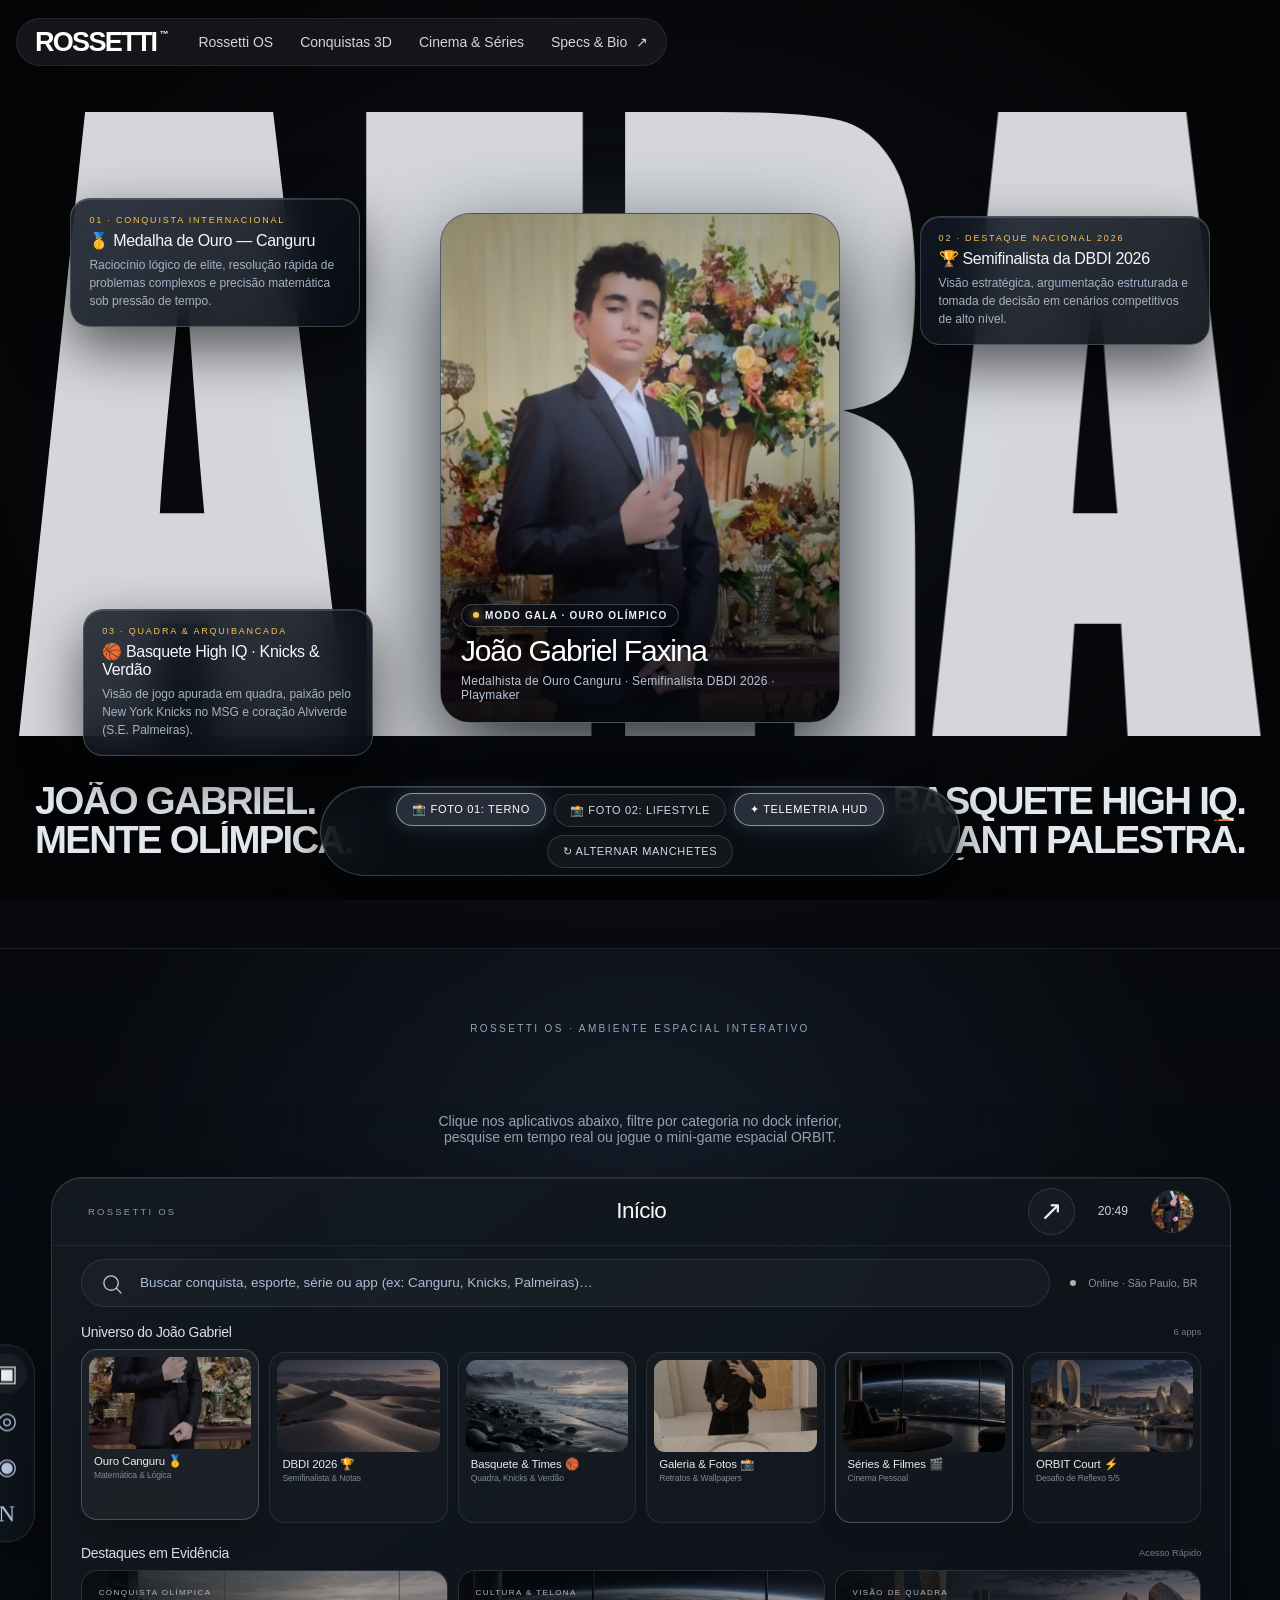
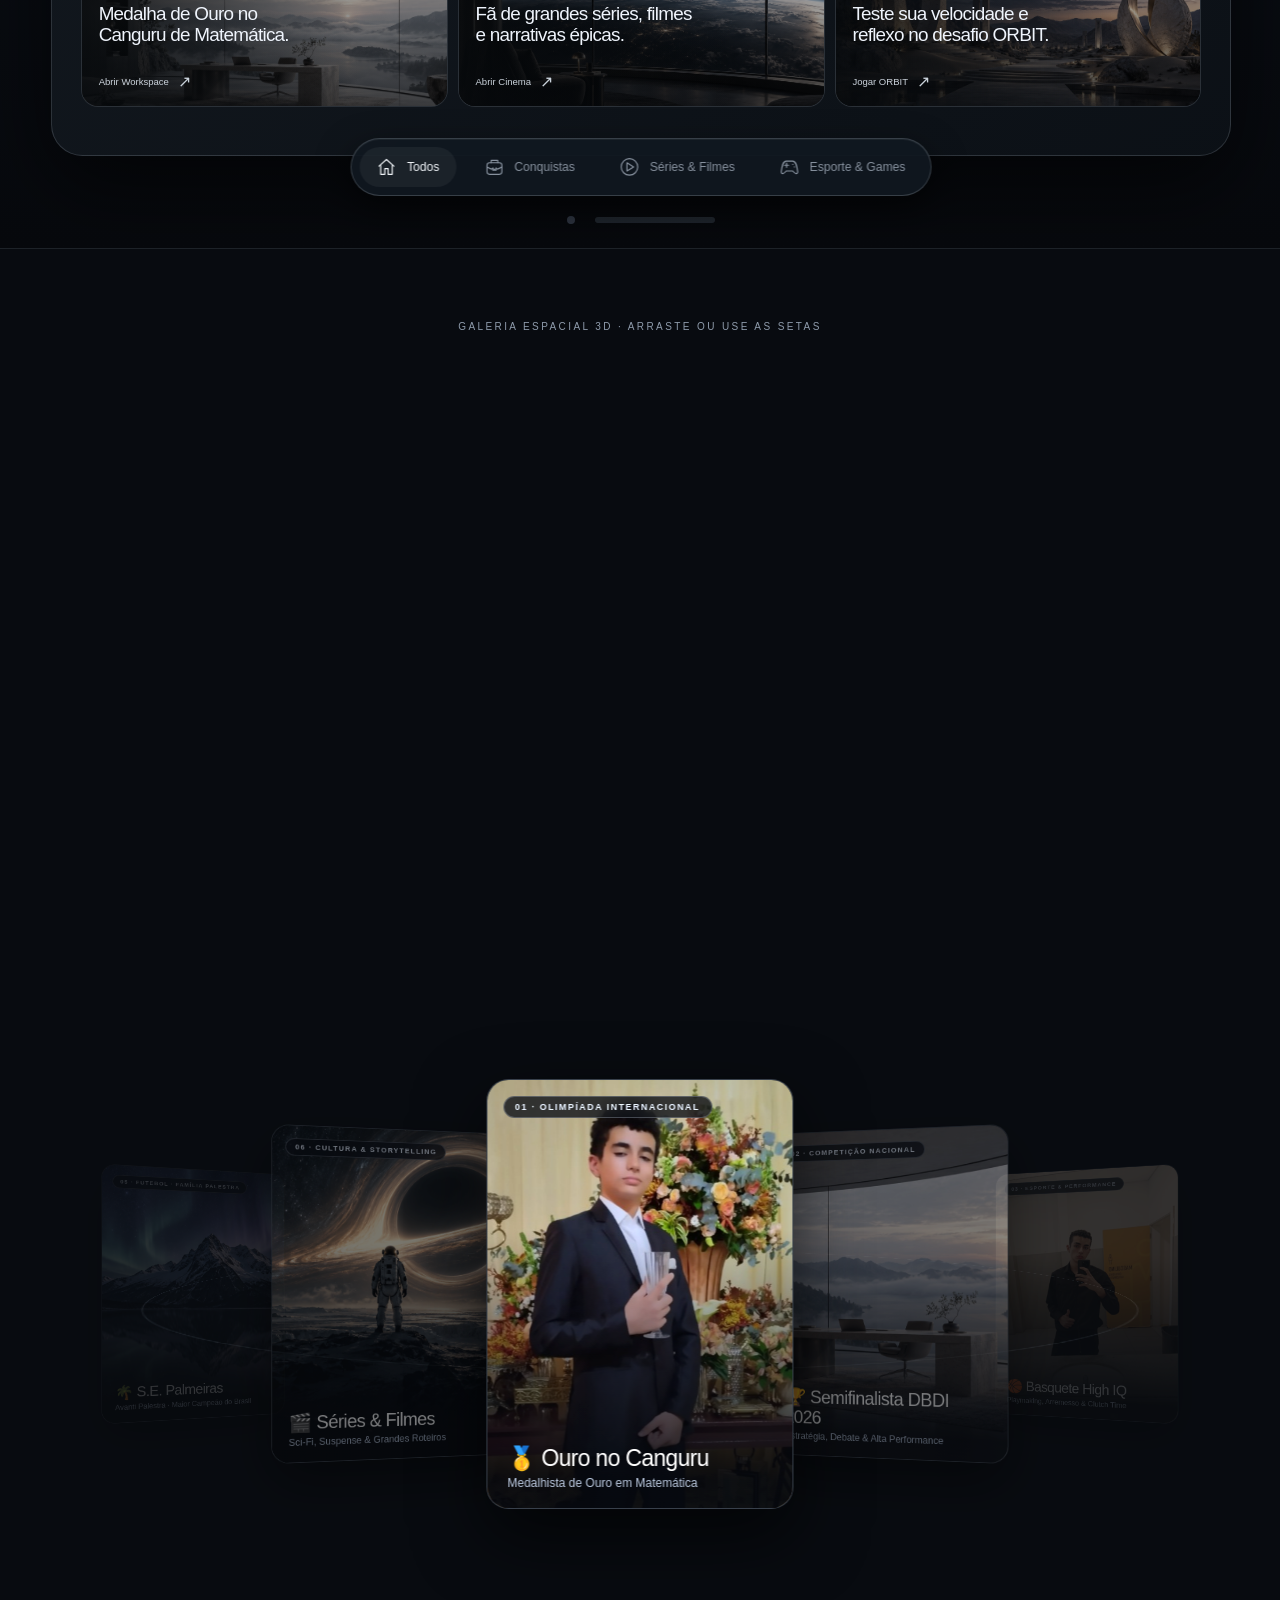
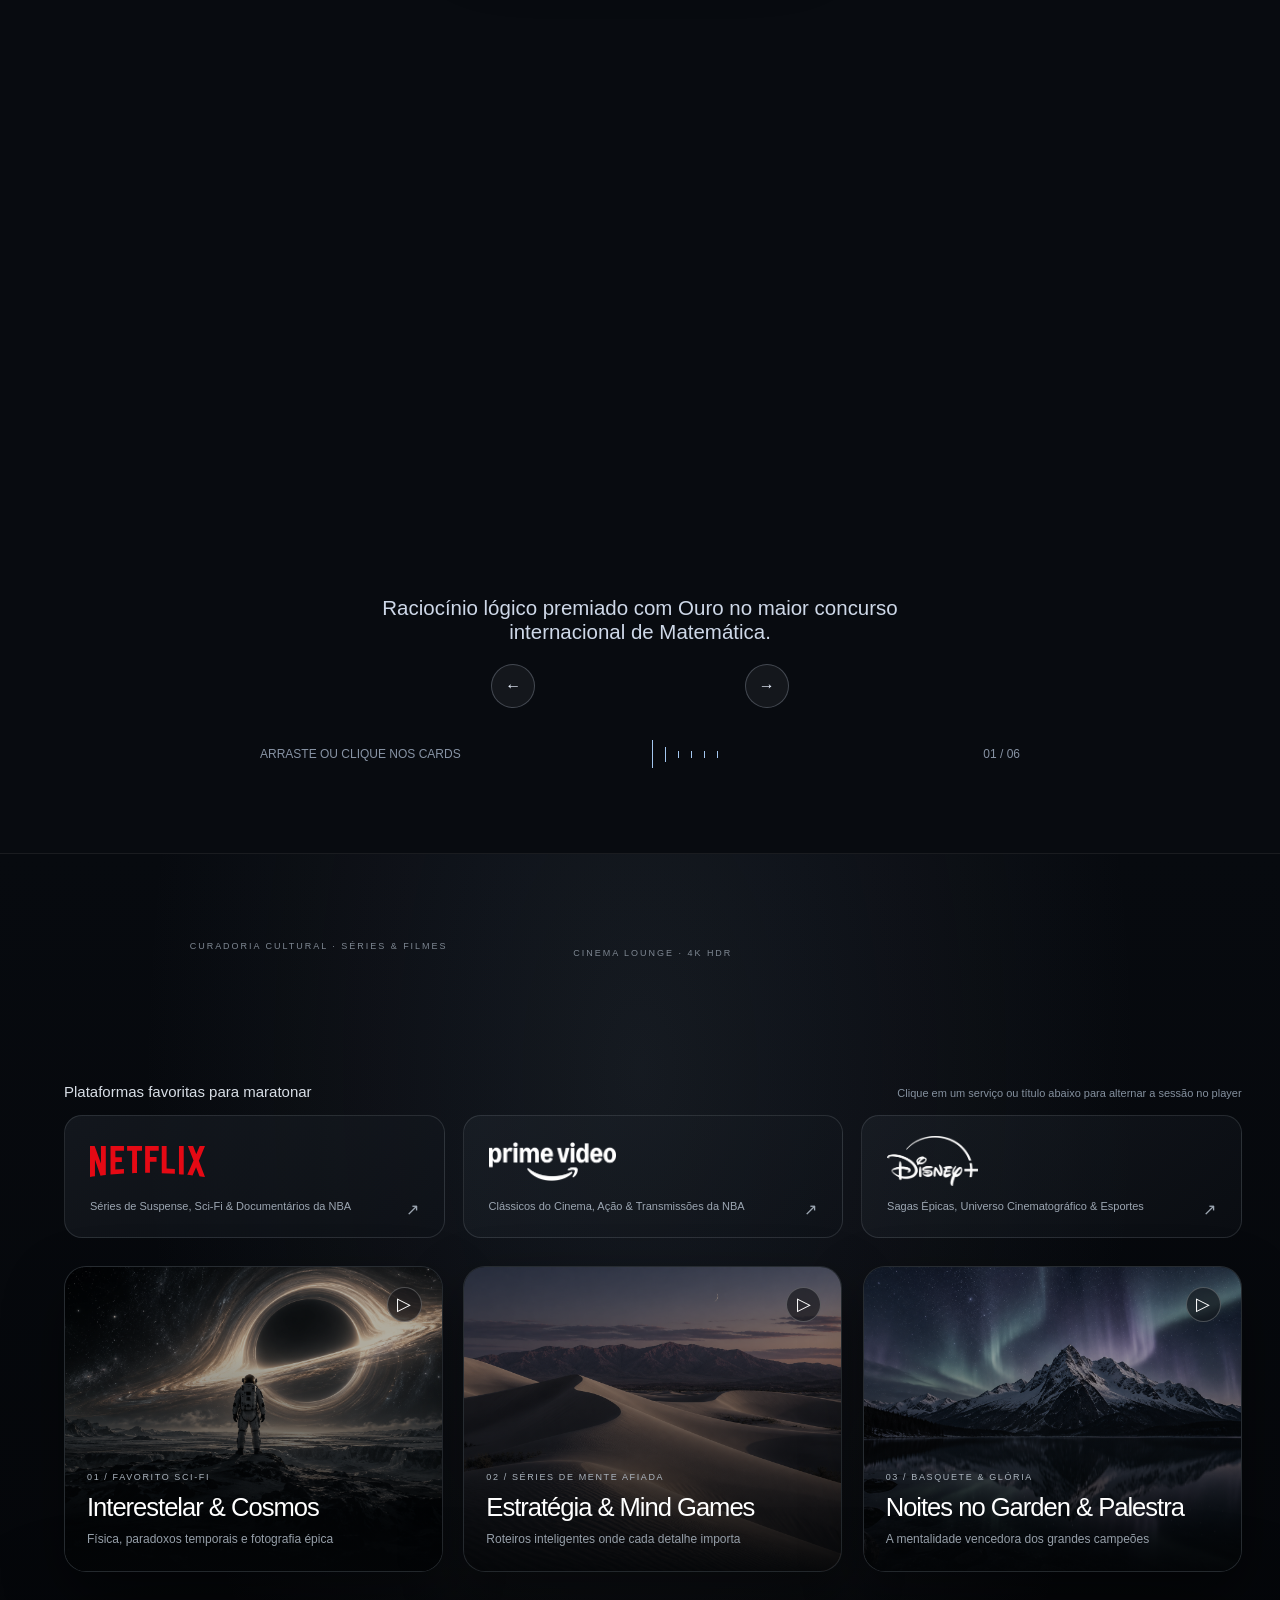
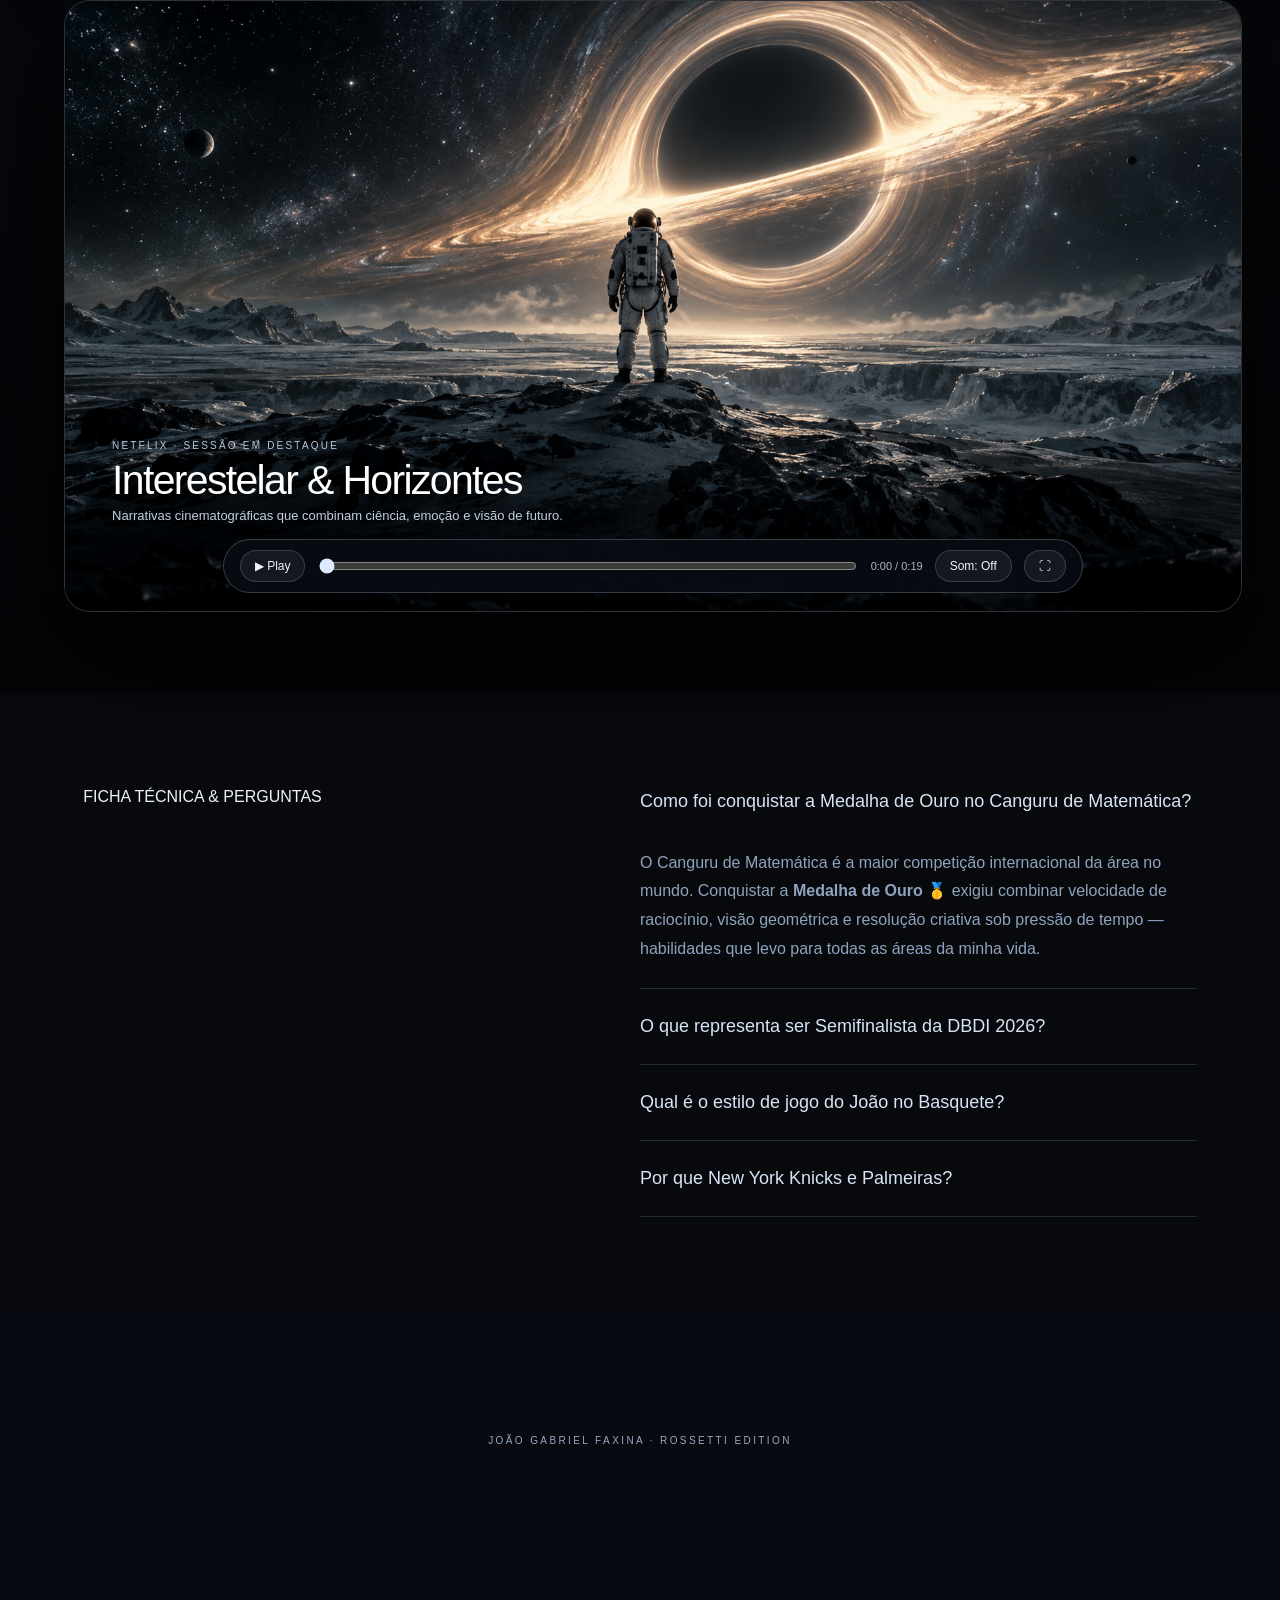
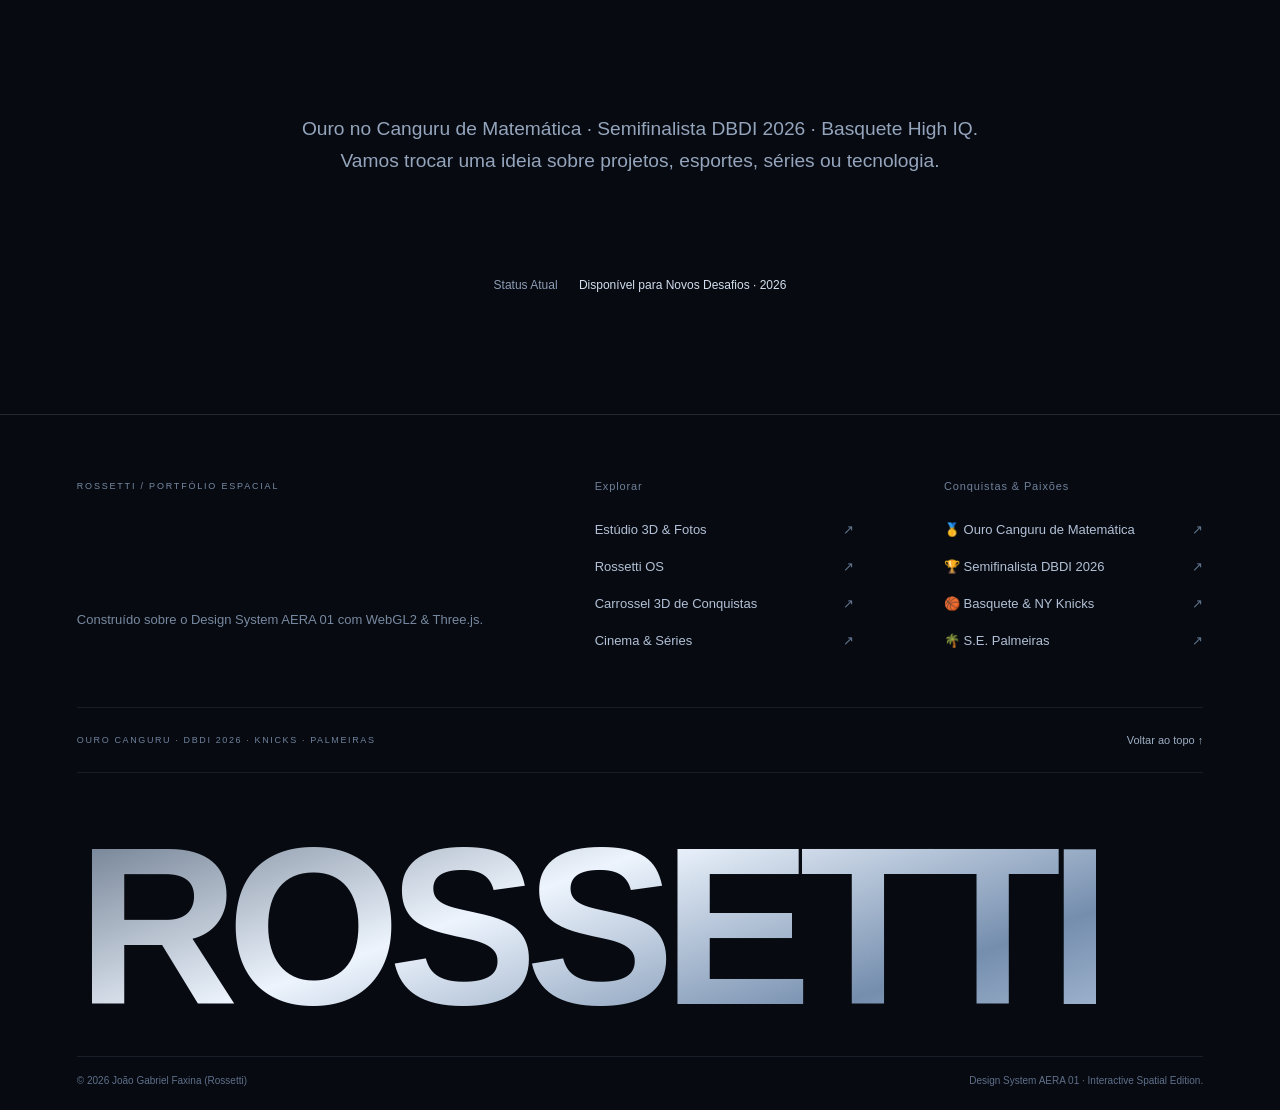
<file: index.html>
<!DOCTYPE html>
<html lang="pt-BR">
<head>
  <meta charset="utf-8">
  <meta name="viewport" content="width=device-width, initial-scale=1">
  <title>JOÃO GABRIEL (ROSSETTI) — Spatial Portfolio &amp; Interactive Experience</title>
  <meta name="description" content="Portfólio espacial e interativo de João Gabriel Faxina (Rossetti) — Medalha de Ouro Canguru de Matemática, Semifinalista DBDI 2026, Basquete High IQ, New York Knicks &amp; Palmeiras.">
  <meta name="theme-color" content="#07090d">
  <link rel="stylesheet" href="assets/overview/source-styles.css">
  <style>
    /* ==========================================================================
       AERA 01 SPATIAL PORTFOLIO OVERRIDES — JOÃO GABRIEL FAXINA (ROSSETTI)
       ========================================================================== */
    :root {
      --bg: #07090d;
      --ink: #eef2f8;
      --muted: #a1adbe;
      --line: rgba(215, 228, 248, 0.16);
      --knicks-orange: #f58426;
      --knicks-blue: #006bb6;
      --palmeiras-green: #10b981;
      --gold-medal: #f5c451;
    }

    html { scroll-behavior: smooth; background: #07090d; color: #eef2f8; }
    body { overflow-x: hidden; background: #07090d; }

    /* Always keep top header visible and interactive */
    .header {
      opacity: 1 !important;
      visibility: visible !important;
      transform: translateY(0) !important;
      pointer-events: auto !important;
      transition: transform 0.45s cubic-bezier(0.22, 1, 0.36, 1), opacity 0.35s ease;
    }
    .header.hidden {
      transform: translateY(-110%) !important;
    }

    /* Interactive Hero Studio (100svh sticky feel without 2500svh empty scroll) */
    .hero.portfolio-hero {
      height: auto !important;
      min-height: 105svh;
      position: relative;
      overflow: hidden;
      padding-bottom: 48px;
    }
    .hero.portfolio-hero .hero-pin {
      position: relative !important;
      height: 100svh;
      min-height: 700px;
    }
    .hero.portfolio-hero .hero-wordmark {
      opacity: 0.92;
      z-index: 1;
      pointer-events: none;
    }
    .hero.portfolio-hero .hero-headlines {
      opacity: 1 !important;
      transform: none !important;
      z-index: 4;
      pointer-events: none;
    }

    /* Interactive 3D Portrait Showcase in Hero Center */
    .portrait-stage-wrap {
      position: absolute;
      left: 50%;
      top: 52%;
      transform: translate(-50%, -50%);
      width: min(400px, 76vw);
      height: min(510px, 60svh);
      z-index: 3;
      perspective: 1100px;
    }
    .portrait-card-3d {
      position: relative;
      width: 100%;
      height: 100%;
      border-radius: 30px;
      overflow: hidden;
      border: 1px solid rgba(220, 234, 252, 0.28);
      background: linear-gradient(155deg, rgba(22, 30, 44, 0.9), rgba(8, 12, 18, 0.96));
      box-shadow:
        0 36px 90px rgba(0, 0, 0, 0.78),
        0 0 70px rgba(145, 188, 242, 0.14),
        inset 0 1px 0 rgba(255, 255, 255, 0.28);
      transform-style: preserve-3d;
      transition: transform 0.16s ease-out, box-shadow 0.35s ease, border-color 0.35s ease;
      cursor: grab;
      user-select: none;
    }
    .portrait-card-3d:active { cursor: grabbing; }
    .portrait-card-3d img {
      width: 100%;
      height: 100%;
      object-fit: cover;
      object-position: center 18%;
      display: block;
      transition: opacity 0.45s ease, transform 0.65s cubic-bezier(0.22, 1, 0.36, 1), filter 0.45s ease;
      filter: contrast(1.05) brightness(0.95);
    }
    .portrait-card-3d:hover img {
      transform: scale(1.035);
      filter: contrast(1.08) brightness(1.02);
    }
    .portrait-card-3d::after {
      content: "";
      position: absolute;
      inset: 0;
      background:
        linear-gradient(180deg, rgba(6, 9, 14, 0.12) 0%, transparent 38%, rgba(5, 8, 13, 0.92) 100%),
        radial-gradient(circle at var(--glare-x, 50%) var(--glare-y, 30%), rgba(225, 238, 255, 0.22), transparent 55%);
      pointer-events: none;
    }
    .portrait-hud-overlay {
      position: absolute;
      left: 20px;
      right: 20px;
      bottom: 20px;
      z-index: 3;
      display: flex;
      flex-direction: column;
      gap: 8px;
      pointer-events: none;
    }
    .portrait-hud-badges {
      display: flex;
      flex-wrap: wrap;
      gap: 6px;
    }
    .portrait-hud-badge {
      display: inline-flex;
      align-items: center;
      gap: 6px;
      padding: 5px 11px;
      border-radius: 999px;
      font-size: 10px;
      font-weight: 600;
      letter-spacing: 0.12em;
      text-transform: uppercase;
      background: rgba(9, 13, 20, 0.76);
      border: 1px solid rgba(222, 235, 252, 0.24);
      backdrop-filter: blur(14px);
      color: #edf4ff;
    }
    .portrait-hud-badge i {
      width: 6px;
      height: 6px;
      border-radius: 50%;
      background: var(--gold-medal);
      box-shadow: 0 0 8px var(--gold-medal);
    }
    .portrait-hud-title {
      font-size: clamp(22px, 2.4vw, 30px);
      font-weight: 500;
      letter-spacing: -0.04em;
      line-height: 1.05;
      color: #ffffff;
      text-shadow: 0 4px 20px rgba(0, 0, 0, 0.8);
    }
    .portrait-hud-sub {
      font-size: 12px;
      color: #b7c5da;
      letter-spacing: 0.02em;
    }

    /* Interactive Hero Control Dock (Switch Photo, Toggle Callouts, Swap Headlines) */
    .hero-interactive-bar {
      position: absolute;
      left: 50%;
      bottom: 24px;
      transform: translateX(-50%);
      z-index: 6;
      display: flex;
      flex-wrap: wrap;
      align-items: center;
      justify-content: center;
      gap: 8px;
      padding: 7px 10px;
      border-radius: 999px;
      background: rgba(12, 17, 24, 0.78);
      border: 1px solid rgba(215, 229, 248, 0.22);
      box-shadow: 0 20px 50px rgba(0, 0, 0, 0.65), inset 0 1px 0 rgba(255, 255, 255, 0.14);
      backdrop-filter: blur(22px);
    }
    .hero-pill-btn {
      border: 1px solid rgba(215, 229, 248, 0.16);
      background: rgba(255, 255, 255, 0.04);
      color: #cfdaea;
      font: 500 11px/1 Inter, -apple-system, BlinkMacSystemFont, sans-serif;
      letter-spacing: 0.06em;
      text-transform: uppercase;
      padding: 10px 15px;
      border-radius: 999px;
      cursor: pointer;
      transition: all 0.25s ease;
    }
    .hero-pill-btn:hover,
    .hero-pill-btn[aria-pressed="true"] {
      color: #ffffff;
      background: rgba(196, 219, 250, 0.16);
      border-color: rgba(220, 236, 255, 0.55);
      box-shadow: 0 0 20px rgba(165, 202, 250, 0.2);
      transform: translateY(-1px);
    }

    /* Hero Optical Callout Annotations */
    .hero-callout {
      position: absolute;
      z-index: 5;
      width: min(290px, 28vw);
      padding: 16px 18px;
      border-radius: 20px;
      background: linear-gradient(145deg, rgba(18, 25, 36, 0.84), rgba(9, 13, 20, 0.9));
      border: 1px solid rgba(214, 229, 250, 0.22);
      box-shadow: 0 22px 55px rgba(0, 0, 0, 0.6), inset 0 1px 0 rgba(255, 255, 255, 0.14);
      backdrop-filter: blur(20px);
      opacity: 0;
      transform: translateY(12px) scale(0.96);
      pointer-events: none;
      transition: opacity 0.4s cubic-bezier(0.22, 1, 0.36, 1), transform 0.4s cubic-bezier(0.22, 1, 0.36, 1);
    }
    .hero.callouts-active .hero-callout {
      opacity: 1;
      transform: translateY(0) scale(1);
      pointer-events: auto;
    }
    .hero-callout small {
      display: block;
      font-size: 9px;
      letter-spacing: 0.2em;
      text-transform: uppercase;
      color: var(--gold-medal);
      margin-bottom: 6px;
    }
    .hero-callout h3 {
      margin: 0 0 6px;
      font-size: 16px;
      font-weight: 500;
      letter-spacing: -0.02em;
      color: #f4f7fc;
    }
    .hero-callout p {
      margin: 0;
      font-size: 12px;
      line-height: 1.5;
      color: #a4b2c6;
    }
    .hero-callout.callout-left-top { left: 5.5%; top: 22%; }
    .hero-callout.callout-right-top { right: 5.5%; top: 24%; }
    .hero-callout.callout-left-bottom { left: 6.5%; bottom: 16%; }
    @media (max-width: 960px) {
      .hero-callout { display: none; }
    }

    /* ==========================================================================
       SECTION 2: STANDALONE INTERACTIVE ROSSETTI OS (AERA OS DESKTOP)
       ========================================================================== */
    .rossetti-os-section {
      position: relative;
      min-height: 100svh;
      padding: clamp(64px, 8vh, 100px) 4% clamp(80px, 10vh, 120px);
      display: flex;
      flex-direction: column;
      align-items: center;
      justify-content: center;
      background:
        radial-gradient(ellipse at 50% 25%, rgba(84, 118, 162, 0.16), transparent 62%),
        linear-gradient(180deg, #07090d 0%, #090d14 50%, #07090d 100%);
      border-top: 1px solid rgba(214, 228, 248, 0.1);
      overflow: hidden;
    }
    .rossetti-os-header {
      text-align: center;
      margin-bottom: clamp(24px, 3.6vh, 40px);
      z-index: 2;
    }
    .rossetti-os-header .visor-eyebrow {
      display: block;
      font-size: 10px;
      letter-spacing: 0.24em;
      text-transform: uppercase;
      color: #93a4bc;
      margin-bottom: 10px;
    }
    .rossetti-os-header h2 {
      margin: 0;
      font-size: clamp(32px, 4.4vw, 60px);
      font-weight: 450;
      letter-spacing: -0.05em;
      line-height: 1.04;
      color: #f2f6fc;
    }
    .rossetti-os-header p {
      margin: 10px auto 0;
      max-width: 56ch;
      font-size: 14px;
      color: #96a5bb;
    }

    /* Override .spatial-home positioning so it sits naturally inside the section */
    .rossetti-os-section .spatial-home {
      position: relative !important;
      inset: auto !important;
      opacity: 1 !important;
      visibility: visible !important;
      transform: none !important;
      width: min(1180px, 94vw) !important;
      height: auto !important;
      margin: 0 auto;
      z-index: 2;
    }
    .rossetti-os-section .home-desktop {
      position: relative;
      width: 100%;
      min-height: 560px;
    }
    .rossetti-os-section .home-window {
      background: linear-gradient(145deg, #141a21f2, #0c1117f7);
      border: 1px solid #cbd4df2b;
      box-shadow: 0 30px 86px #0009, inset 0 1px #ffffff12;
      border-radius: clamp(24px, 3.5svh, 40px);
    }

    /* ==========================================================================
       SECTION 3: INTERACTIVE 3D COLLECTION CAROUSEL (CONQUISTAS & PAIXÕES)
       ========================================================================== */
    .portfolio-spectrum-section {
      position: relative;
      min-height: 96svh;
      padding: clamp(64px, 8vh, 96px) 0 clamp(72px, 9vh, 110px);
      background:
        radial-gradient(ellipse at 50% 50%, hsl(var(--spectrum-tone, 210) 45% 22% / 0.34), transparent 68%),
        #080b10;
      border-top: 1px solid rgba(214, 228, 248, 0.1);
      overflow: hidden;
      display: flex;
      flex-direction: column;
      justify-content: space-between;
      transition: background 0.5s ease;
    }
    .portfolio-spectrum-head {
      text-align: center;
      padding: 0 6%;
      z-index: 3;
    }
    .portfolio-spectrum-head .shop-eyebrow {
      display: block;
      font-size: 10px;
      letter-spacing: 0.24em;
      color: #8f9cac;
      font-weight: 500;
      margin-bottom: 12px;
      text-transform: uppercase;
    }
    .portfolio-spectrum-head h2 {
      margin: 0;
      font-size: clamp(30px, 3.8vw, 52px);
      font-weight: 450;
      letter-spacing: -0.048em;
      color: #f4f7fc;
    }
    .portfolio-spectrum-stage {
      position: relative;
      height: clamp(370px, 50svh, 480px);
      width: 100%;
      margin: 18px 0;
      perspective: 1200px;
      touch-action: pan-y;
      user-select: none;
    }
    .portfolio-orbit-ring {
      position: absolute;
      left: 50%;
      top: 50%;
      width: min(86vw, 960px);
      height: min(38svh, 300px);
      border-radius: 50%;
      border: 1px solid rgba(202, 222, 248, 0.14);
      transform: translate(-50%, -50%) perspective(900px) rotateX(68deg) rotateZ(var(--orbit-rot, 0deg));
      pointer-events: none;
      transition: transform 0.6s cubic-bezier(0.22, 1, 0.36, 1);
    }
    .portfolio-card-3d {
      position: absolute;
      left: 50%;
      top: 50%;
      width: clamp(240px, 24vw, 330px);
      height: clamp(320px, 34vw, 430px);
      border-radius: 22px;
      border: 1px solid rgba(205, 222, 245, 0.22);
      background: #0b1017;
      box-shadow: 0 26px 70px rgba(0, 0, 0, 0.65);
      overflow: hidden;
      padding: 0;
      color: #ffffff;
      text-align: left;
      cursor: pointer;
      transition:
        transform 0.55s cubic-bezier(0.2, 0.75, 0.2, 1),
        opacity 0.55s ease,
        filter 0.55s ease,
        border-color 0.35s ease;
    }
    .portfolio-card-3d:hover {
      border-color: rgba(225, 238, 255, 0.6);
    }
    .portfolio-card-3d img {
      width: 100%;
      height: 100%;
      object-fit: cover;
      object-position: center 20%;
      display: block;
      transition: transform 0.7s cubic-bezier(0.2, 0.75, 0.2, 1);
    }
    .portfolio-card-3d:hover img {
      transform: scale(1.04);
    }
    .portfolio-card-3d::after {
      content: "";
      position: absolute;
      inset: 35% 0 0;
      background: linear-gradient(180deg, transparent, rgba(5, 8, 13, 0.94) 90%);
      pointer-events: none;
    }
    .portfolio-card-tag {
      position: absolute;
      top: 16px;
      left: 16px;
      z-index: 2;
      padding: 5px 11px;
      border-radius: 999px;
      font-size: 9px;
      font-weight: 600;
      letter-spacing: 0.16em;
      text-transform: uppercase;
      background: rgba(9, 13, 20, 0.76);
      border: 1px solid rgba(220, 234, 252, 0.24);
      backdrop-filter: blur(12px);
      color: #e6f0ff;
    }
    .portfolio-card-caption {
      position: absolute;
      left: 20px;
      right: 20px;
      bottom: 18px;
      z-index: 2;
      display: flex;
      flex-direction: column;
      gap: 4px;
    }
    .portfolio-card-caption strong {
      font-size: clamp(18px, 1.8vw, 23px);
      font-weight: 500;
      letter-spacing: -0.03em;
      color: #ffffff;
    }
    .portfolio-card-caption span {
      font-size: 12px;
      color: #b4c2d8;
    }
    .portfolio-spectrum-Controls {
      display: flex;
      flex-direction: column;
      align-items: center;
      gap: 18px;
      padding: 0 6%;
      z-index: 3;
    }
    .portfolio-spectrum-mood {
      font-size: clamp(16px, 1.6vw, 22px);
      color: #ced8e8;
      text-align: center;
      max-width: 54ch;
      margin: 0;
      min-height: 1.5em;
    }
    .portfolio-spectrum-Actions {
      display: flex;
      flex-wrap: wrap;
      align-items: center;
      justify-content: center;
      gap: 12px;
    }
    .spectrum-arrow-btn {
      width: 44px;
      height: 44px;
      border-radius: 50%;
      border: 1px solid rgba(215, 229, 248, 0.24);
      background: rgba(255, 255, 255, 0.05);
      color: #eaf2ff;
      font-size: 16px;
      cursor: pointer;
      transition: all 0.25s ease;
    }
    .spectrum-arrow-btn:hover {
      background: rgba(215, 229, 248, 0.16);
      border-color: rgba(225, 238, 255, 0.6);
      transform: translateY(-2px);
    }

    /* ==========================================================================
       SECTION 4: IMMERSIVE CINEMA & SERIES LOUNGE (INLINE INTERACTIVE)
       ========================================================================== */
    .portfolio-cinema-section {
      position: relative;
      padding: clamp(72px, 9vh, 110px) 5%;
      background:
        radial-gradient(ellipse at 50% 15%, rgba(113, 128, 151, 0.14), transparent 55%),
        linear-gradient(180deg, #070a0f 0%, #040507 100%);
      border-top: 1px solid rgba(214, 228, 248, 0.1);
    }
    .portfolio-cinema-wrap {
      width: min(1220px, 92vw);
      margin: 0 auto;
    }
    .portfolio-cinema-player-stage {
      position: relative;
      margin-top: 28px;
      border-radius: 26px;
      overflow: hidden;
      border: 1px solid rgba(215, 228, 248, 0.22);
      background: #000;
      box-shadow: 0 38px 110px rgba(0, 0, 0, 0.82);
      aspect-ratio: 16 / 9;
      max-height: 68svh;
      width: 100%;
    }
    .portfolio-cinema-player-stage video {
      width: 100%;
      height: 100%;
      object-fit: cover;
      display: block;
    }
    .portfolio-cinema-overlay-info {
      position: absolute;
      left: 4%;
      bottom: 88px;
      z-index: 2;
      pointer-events: none;
      text-shadow: 0 4px 24px rgba(0, 0, 0, 0.9);
    }
    .portfolio-cinema-overlay-info small {
      display: block;
      font-size: 10px;
      letter-spacing: 0.22em;
      text-transform: uppercase;
      color: #b8c7dc;
    }
    .portfolio-cinema-overlay-info h3 {
      margin: 6px 0 4px;
      font-size: clamp(24px, 3.2vw, 44px);
      font-weight: 450;
      letter-spacing: -0.04em;
      color: #ffffff;
    }
    .portfolio-cinema-overlay-info p {
      margin: 0;
      font-size: 13px;
      color: #c2cfdf;
    }
    .portfolio-cinema-bar {
      position: absolute;
      left: 50%;
      bottom: 18px;
      transform: translateX(-50%);
      z-index: 3;
      width: min(860px, 92%);
      display: flex;
      align-items: center;
      gap: 12px;
      padding: 10px 16px;
      border-radius: 999px;
      background: rgba(9, 13, 20, 0.82);
      border: 1px solid rgba(220, 234, 252, 0.22);
      backdrop-filter: blur(24px);
    }
    .portfolio-cinema-bar button {
      border: 1px solid rgba(255, 255, 255, 0.16);
      background: rgba(255, 255, 255, 0.06);
      color: #eef4fc;
      padding: 8px 14px;
      border-radius: 999px;
      font-size: 12px;
      cursor: pointer;
      transition: all 0.2s ease;
    }
    .portfolio-cinema-bar button:hover {
      background: rgba(255, 255, 255, 0.15);
      border-color: rgba(255, 255, 255, 0.45);
    }
    .portfolio-cinema-bar input[type="range"] {
      flex: 1;
      accent-color: #dceaff;
      cursor: pointer;
    }
    .portfolio-cinema-time {
      font-size: 11px;
      color: #a9b8cd;
      font-variant-numeric: tabular-nums;
      white-space: nowrap;
    }
  </style>
</head>
<body>
  <a class="skip-link" href="#spatial-os-section">Pular para o ROSSETTI OS</a>

  <!-- ========================================================================
       HEADER ISLAND + WEBGL2 CHROMATIC LIQUID METAL CTA
       ======================================================================== -->
  <header class="header" id="header" data-intro="complete">
    <div class="nav-island">
      <a class="brand" href="#top" aria-label="Rossetti Início">ROSSETTI<span>™</span></a>
      <nav aria-label="Navegação principal">
        <a href="#spatial-os-section">Rossetti OS</a>
        <a href="#experience">Conquistas 3D</a>
        <a href="#cinema-lounge">Cinema &amp; Séries</a>
        <a href="#questions">Specs &amp; Bio <span>↗</span></a>
      </nav>
    </div>
    <div class="header-right">
      <div id="buy-now-root">
        <button id="buy-now" type="button" class="buy-now-button">Conectar ↗</button>
      </div>
      <button id="menu-toggle" aria-label="Abrir navegação" aria-controls="mobile-menu" aria-expanded="false">
        <span></span><span></span>
      </button>
    </div>
  </header>

  <nav id="mobile-menu" aria-label="Navegação mobile" inert="">
    <a href="#spatial-os-section">Rossetti OS <span>01</span></a>
    <a href="#experience">Conquistas 3D <span>02</span></a>
    <a href="#cinema-lounge">Cinema &amp; Séries <span>03</span></a>
    <a href="#questions">Specs &amp; FAQ <span>04</span></a>
  </nav>

  <main>
    <!-- ======================================================================
         1. HERO STUDIO — 3D CHROME WORDMARK + 3D TILTING PORTRAIT + CALLOUTS
         ====================================================================== -->
    <section class="hero portfolio-hero callouts-active" id="top" aria-labelledby="hero-heading">
      <div class="hero-pin">
        <h1 id="hero-heading" class="sr-only">João Gabriel Faxina (Rossetti) — Ouro Canguru de Matemática, Semifinalista DBDI 2026, Basquete High IQ, New York Knicks &amp; Palmeiras.</h1>

        <!-- Three.js 3D Polished Chrome Wordmark mounts right inside .hero-wordmark -->
        <div class="hero-wordmark" id="hero-wordmark">
          <svg xmlns="http://www.w3.org/2000/svg" viewBox="0 0 1963.45 790.53" preserveAspectRatio="none" fill="currentColor" aria-hidden="true" focusable="false">
            <g class="aera-letter" data-letter="a-first" transform="translate(0 0)"><path d="M401.86 0.00L519.53 790.53L309.08 790.53L298.83 648.44L225.10 648.44L212.89 790.53L0.00 790.53L104.49 0.00ZM292.97 508.30Q277.34 374.02 261.72 176.76Q230.47 403.32 222.66 508.30Z"></path></g>
            <g class="aera-letter" data-letter="e" transform="translate(0 0)"><path d="M548.69 0.00L891.46 0.00L891.46 158.20L754.25 158.20L754.25 308.11L882.67 308.11L882.67 458.50L754.25 458.50L754.25 632.32L905.13 632.32L905.13 790.53L548.69 790.53Z"></path></g>
            <g class="aera-letter" data-letter="r" transform="translate(0 0)"><path d="M958.21 0.00L1103.72 0.00Q1249.23 0.00 1300.74 11.23Q1352.26 22.46 1384.73 68.60Q1417.20 114.75 1417.20 215.82Q1417.20 308.11 1394.25 339.84Q1371.30 371.58 1303.92 377.93Q1364.95 393.07 1385.95 418.46Q1406.95 443.85 1412.07 465.09Q1417.20 486.33 1417.20 582.03L1417.20 790.53L1226.28 790.53L1226.28 527.83Q1226.28 464.36 1216.27 449.22Q1206.26 434.08 1163.78 434.08L1163.78 790.53L958.21 790.53ZM1163.78 135.25L1163.78 311.04Q1198.45 311.04 1212.37 301.51Q1226.28 291.99 1226.28 239.75L1226.28 196.29Q1226.28 158.69 1212.85 146.97Q1199.43 135.25 1163.78 135.25Z"></path></g>
            <g class="aera-letter" data-letter="a-last" transform="translate(0 0)"><path d="M1845.77 0.00L1963.45 790.53L1753.00 790.53L1742.74 648.44L1669.01 648.44L1656.80 790.53L1443.91 790.53L1548.41 0.00ZM1736.88 508.30Q1721.26 374.02 1705.63 176.76Q1674.38 403.32 1666.57 508.30Z"></path></g>
          </svg>
        </div>

        <!-- Rolling Split Headlines (Toggles .hero.swapped automatically or on click) -->
        <div class="hero-headlines" aria-hidden="true">
          <div class="headline-block headline-left">
            <div class="headline-mask"><div class="headline-roll"><span>JOÃO GABRIEL.</span><span>OURO CANGURU 🥇</span></div></div>
            <div class="headline-mask"><div class="headline-roll"><span>MENTE OLÍMPICA.</span><span>SEMI DBDI 2026.</span></div></div>
          </div>
          <div class="headline-block headline-right">
            <div class="headline-mask"><div class="headline-roll"><span>BASQUETE HIGH IQ.</span><span>NY KNICKS FAN 🏀</span></div></div>
            <div class="headline-mask"><div class="headline-roll"><span>AVANTI PALESTRA.</span><span>SÉRIES &amp; CINEMA.</span></div></div>
          </div>
        </div>

        <!-- Interactive 3D-Tilting Portrait Stage -->
        <div class="portrait-stage-wrap" id="portrait-stage-wrap">
          <div class="portrait-card-3d" id="portrait-card-3d" tabindex="0" role="region" aria-label="Retrato 3D interativo de João Gabriel. Mova o mouse para inclinar em 3D.">
            <img id="hero-portrait-img" src="assets/portfolio/joao-terno.jpg" alt="João Gabriel Faxina de terno escuro">
            <div class="portrait-hud-overlay">
              <div class="portrait-hud-badges">
                <span class="portrait-hud-badge"><i></i> <span id="hud-mode-label">MODO GALA · OURO OLÍMPICO</span></span>
              </div>
              <div class="portrait-hud-title" id="hud-title-text">João Gabriel Faxina</div>
              <div class="portrait-hud-sub" id="hud-sub-text">Medalhista de Ouro Canguru · Semifinalista DBDI 2026 · Playmaker</div>
            </div>
          </div>
        </div>

        <!-- Optical Callouts around the 3D Portrait -->
        <aside class="hero-callout callout-left-top">
          <small>01 · CONQUISTA INTERNACIONAL</small>
          <h3>🥇 Medalha de Ouro — Canguru</h3>
          <p>Raciocínio lógico de elite, resolução rápida de problemas complexos e precisão matemática sob pressão de tempo.</p>
        </aside>

        <aside class="hero-callout callout-right-top">
          <small>02 · DESTAQUE NACIONAL 2026</small>
          <h3>🏆 Semifinalista da DBDI 2026</h3>
          <p>Visão estratégica, argumentação estruturada e tomada de decisão em cenários competitivos de alto nível.</p>
        </aside>

        <aside class="hero-callout callout-left-bottom">
          <small>03 · QUADRA &amp; ARQUIBANCADA</small>
          <h3>🏀 Basquete High IQ · Knicks &amp; Verdão</h3>
          <p>Visão de jogo apurada em quadra, paixão pelo New York Knicks no MSG e coração Alviverde (S.E. Palmeiras).</p>
        </aside>

        <!-- Interactive Control Bar -->
        <div class="hero-interactive-bar" role="toolbar" aria-label="Controles interativos do Hero">
          <button type="button" class="hero-pill-btn" id="btn-photo-suit" aria-pressed="true">📸 Foto 01: Terno</button>
          <button type="button" class="hero-pill-btn" id="btn-photo-casual" aria-pressed="false">📸 Foto 02: Lifestyle</button>
          <button type="button" class="hero-pill-btn" id="btn-toggle-callouts" aria-pressed="true">✦ Telemetria HUD</button>
          <button type="button" class="hero-pill-btn" id="btn-swap-headlines">↻ Alternar Manchetes</button>
        </div>
      </div>
    </section>

    <!-- ======================================================================
         2. ROSSETTI OS — INTERACTIVE SPATIAL DESKTOP (AERA OS EXPERIENCE)
         ====================================================================== -->
    <section class="rossetti-os-section" id="spatial-os-section" aria-labelledby="visor-heading">
      <div class="rossetti-os-header">
        <span class="visor-eyebrow">ROSSETTI OS · AMBIENTE ESPACIAL INTERATIVO</span>
        <h2 id="visor-heading">Explore o mundo do João por dentro.</h2>
        <p>Clique nos aplicativos abaixo, filtre por categoria no dock inferior, pesquise em tempo real ou jogue o mini-game espacial ORBIT.</p>
      </div>

      <div class="spatial-home" id="spatial-home" aria-label="Rossetti OS Desktop">
        <div class="home-desktop">
          <nav class="home-rail" aria-label="Atalhos rápidos">
            <button data-home-category="all" aria-label="Todos os apps" aria-pressed="true">▣</button>
            <button data-home-launch="browser" aria-label="Abrir Hub Knicks &amp; Palmeiras">◎</button>
            <button data-home-launch="gallery" aria-label="Abrir Galeria de Fotos">◉</button>
            <button data-home-launch="notes" aria-label="Abrir Notas DBDI 2026">N</button>
          </nav>

          <div class="home-window" data-app="home">
            <header class="home-toolbar">
              <span class="home-os-label">ROSSETTI OS</span>
              <button id="vr-home-back" aria-label="Voltar para o início" hidden="">← Início</button>
              <h3 id="home-window-title">Início</h3>
              <div class="home-user">
                <button id="vr-window-size" aria-label="Expandir janela" aria-pressed="false">↗</button>
                <time id="home-clock">12:00</time>
                <img src="assets/portfolio/joao-terno.jpg" alt="Avatar João Gabriel" width="36" height="36" style="object-fit:cover;border-radius:50%;">
              </div>
            </header>

            <div class="home-utilities">
              <label class="home-search">
                <span aria-hidden="true">◎</span>
                <input id="home-search" type="search" placeholder="Buscar conquista, esporte, série ou app (ex: Canguru, Knicks, Palmeiras)…" aria-label="Buscar app ou conquista" autocomplete="off">
              </label>
              <span class="home-status"><i class="live-dot"></i> Online · São Paulo, BR</span>
            </div>

            <div class="home-content">
              <div class="home-row-title">
                <h4 id="home-apps-title">Universo do João Gabriel</h4>
                <span id="home-app-count">6 apps</span>
              </div>

              <div class="home-apps">
                <button class="home-app" data-home-launch="desktop" data-category="work" data-name="Ouro Canguru Matemática">
                  <span class="home-app-art home-art-desktop"><img src="assets/portfolio/joao-terno.jpg" alt="João Gabriel Medalha de Ouro"></span>
                  <strong>Ouro Canguru 🥇</strong>
                  <small>Matemática &amp; Lógica</small>
                </button>
                <button class="home-app" data-home-launch="notes" data-category="work" data-name="Semifinalista DBDI 2026 Notas">
                  <span class="home-app-art home-art-notes"><img src="assets/overview/assets/hoirqrkdgbmvpwutwuwj.supabase.co/storage/v1/object/public/assets/assets/021ef67a-dea0-48ec-973a-935bfe63fc1f_original.webp" alt=""></span>
                  <strong>DBDI 2026 🏆</strong>
                  <small>Semifinalista &amp; Notas</small>
                </button>
                <button class="home-app" data-home-launch="browser" data-category="play" data-name="Basquete Knicks Palmeiras Esporte">
                  <span class="home-app-art home-art-browser"><img src="assets/overview/assets/hoirqrkdgbmvpwutwuwj.supabase.co/storage/v1/object/public/assets/assets/4660f202-595c-4f94-8f40-2430e9865d8b_original.webp" alt=""></span>
                  <strong>Basquete &amp; Times 🏀</strong>
                  <small>Quadra, Knicks &amp; Verdão</small>
                </button>
                <button class="home-app" data-home-launch="gallery" data-category="work" data-name="Galeria Fotos João Gabriel">
                  <span class="home-app-art home-art-meeting"><img src="assets/portfolio/joao-perfil.jpg" alt="João Gabriel Lifestyle"></span>
                  <strong>Galeria &amp; Fotos 📸</strong>
                  <small>Retratos &amp; Wallpapers</small>
                </button>
                <button class="home-app" data-home-launch="cinema" data-category="watch" data-name="Séries Filmes Cinema">
                  <span class="home-app-art home-art-cinema"><img src="assets/overview/assets/hoirqrkdgbmvpwutwuwj.supabase.co/storage/v1/object/public/assets/assets/54441c26-54a7-4879-a4ab-913dd7e193d4_original.jpg" alt=""></span>
                  <strong>Séries &amp; Filmes 🎬</strong>
                  <small>Cinema Pessoal</small>
                </button>
                <button class="home-app" data-home-launch="orbit" data-category="play" data-name="ORBIT Reflexo Basquete Game">
                  <span class="home-app-art home-art-orbit"><img src="assets/overview/assets/hoirqrkdgbmvpwutwuwj.supabase.co/storage/v1/object/public/assets/assets/d6175cb4-2dae-4158-ae8b-678b40e6749f_original.jpg" alt=""></span>
                  <strong>ORBIT Court ⚡</strong>
                  <small>Desafio de Reflexo 5/5</small>
                </button>
              </div>

              <p id="home-empty" hidden="">Nenhum aplicativo encontrado. Tente "Canguru", "Knicks", "Cinema" ou outra categoria.</p>

              <div class="home-row-title home-recent-title">
                <h4>Destaques em Evidência</h4>
                <span>Acesso Rápido</span>
              </div>

              <div class="home-recent">
                <button class="home-feature home-feature-work" data-home-launch="desktop">
                  <img src="assets/overview/assets/hoirqrkdgbmvpwutwuwj.supabase.co/storage/v1/object/public/assets/assets/6d0ccd71-4f28-4f7c-a19f-847d7565fe9f_original.jpg" alt="">
                  <span>
                    <small>CONQUISTA OLÍMPICA</small>
                    <strong>Medalha de Ouro no Canguru de Matemática.</strong>
                    <em>Abrir Workspace <span>↗</span></em>
                  </span>
                </button>
                <button class="home-feature home-feature-watch" data-home-launch="cinema">
                  <img src="assets/overview/assets/hoirqrkdgbmvpwutwuwj.supabase.co/storage/v1/object/public/assets/assets/54441c26-54a7-4879-a4ab-913dd7e193d4_original.jpg" alt="">
                  <span>
                    <small>CULTURA &amp; TELONA</small>
                    <strong>Fã de grandes séries, filmes e narrativas épicas.</strong>
                    <em>Abrir Cinema <span>↗</span></em>
                  </span>
                </button>
                <button class="home-feature home-feature-play" data-home-launch="orbit">
                  <img src="assets/overview/assets/hoirqrkdgbmvpwutwuwj.supabase.co/storage/v1/object/public/assets/assets/d6175cb4-2dae-4158-ae8b-678b40e6749f_original.jpg" alt="">
                  <span>
                    <small>VISÃO DE QUADRA</small>
                    <strong>Teste sua velocidade e reflexo no desafio ORBIT.</strong>
                    <em>Jogar ORBIT <span>↗</span></em>
                  </span>
                </button>
              </div>
            </div>

            <!-- SUB-APPLICATIONS INSIDE ROSSETTI OS -->
            <div class="home-app-surface" id="home-app-surface" hidden="">
              <!-- 1. Desktop / Canguru de Matemática Workspace -->
              <section class="vr-app-panel" id="vr-desktop" aria-label="Workspace Canguru de Matemática" hidden="">
                <div class="vr-workspace-art">
                  <img src="assets/portfolio/joao-terno.jpg" alt="João Gabriel Faxina" style="object-position:center 18%;">
                  <div>
                    <span class="visor-eyebrow">🥇 MEDALHA DE OURO · CANGURU DE MATEMÁTICA</span>
                    <h4>Onde a lógica encontra<br>a criatividade.</h4>
                    <button data-local-app="notes">Abrir Notas da DBDI 2026 ↗</button>
                  </div>
                </div>
                <div class="vr-workspace-tools">
                  <span class="visor-eyebrow">METAS &amp; ROTINA DE ALTA PERFORMANCE</span>
                  <label class="vr-project-label" for="vr-project">Foco atual do projeto</label>
                  <input id="vr-project" maxlength="80" value="Olimpíadas de Matemática + DBDI 2026 + Treino de Quadra">
                  <div class="vr-tasks">
                    <label><input type="checkbox" data-vr-task="0" checked> Conquistar Medalha de Ouro no Canguru de Matemática 🥇</label>
                    <label><input type="checkbox" data-vr-task="1" checked> Classificar para a Semifinal da DBDI 2026 🏆</label>
                    <label><input type="checkbox" data-vr-task="2" checked> Dominar os fundamentos e visão de jogo no Basquete 🏀</label>
                  </div>
                  <span id="vr-task-status" class="vr-muted">3 de 3 concluídas</span>
                  <button id="vr-focus" aria-pressed="false">Ativar Modo Foco Total</button>
                </div>
              </section>

              <!-- 2. Notes / DBDI 2026 Caderno Estratégico -->
              <section class="vr-app-panel" id="vr-notes" aria-label="Caderno Estratégico DBDI 2026" hidden="">
                <div class="vr-app-subhead">
                  <span>CADERNO ESTRATÉGICO · SEMIFINALISTA DBDI 2026</span>
                  <span id="vr-notes-status" role="status">Salvo neste dispositivo</span>
                </div>
                <label class="sr-only" for="vr-note">Suas anotações</label>
                <textarea id="vr-note" placeholder="Escreva uma ideia, tática de jogo ou nota para o João…" spellcheck="true"></textarea>
                <div class="vr-note-footer">
                  <span id="vr-word-count">0 palavras</span>
                  <button id="vr-download-note">Baixar nota (.txt) ↓</button>
                </div>
              </section>

              <!-- 3. Browser / Hub Basquete, New York Knicks & Palmeiras -->
              <section class="vr-app-panel" id="vr-browser" aria-label="Hub Esportivo Knicks e Palmeiras" hidden="">
                <div class="vr-browser-heading">
                  <span class="visor-eyebrow">🏀 BASQUETE · 🗽 NEW YORK KNICKS · 🌴 S.E. PALMEIRAS</span>
                  <h4>Paixão dentro e fora das quadras.</h4>
                  <p>Além de jogar basquete muito bem com leitura rápida de quadra, acompanho de perto o New York Knicks na NBA e sou Palmeirense raiz. Adicione ou abra links favoritos abaixo:</p>
                </div>
                <form id="vr-bookmark-form">
                  <label class="sr-only" for="vr-bookmark-url">URL do site</label>
                  <input id="vr-bookmark-url" type="text" inputmode="url" placeholder="Adicionar site favorito, ex: nba.com/knicks" required="">
                  <button type="submit">Salvar Favorito</button>
                </form>
                <p id="vr-bookmark-error" role="status"></p>
                <div class="vr-bookmarks" id="vr-bookmarks"></div>
              </section>

              <!-- 4. Gallery / Fotos Pessoais & Wallpapers -->
              <section class="vr-app-panel" id="vr-gallery" aria-label="Galeria de Fotos do João" hidden="">
                <div class="vr-gallery-image">
                  <img id="vr-gallery-image" src="assets/portfolio/joao-terno.jpg" alt="João Gabriel de terno" style="object-position:center 20%;">
                  <div>
                    <h4 id="vr-gallery-title">João Gabriel — Modo Gala</h4>
                    <a id="vr-download-wallpaper" href="assets/portfolio/joao-terno.jpg" download="joao-gabriel-terno.jpg">Baixar imagem ↓</a>
                  </div>
                </div>
                <div class="vr-gallery-choices">
                  <button data-wallpaper="suit" aria-pressed="true"><img src="assets/portfolio/joao-terno.jpg" alt="">Foto 01 · Terno</button>
                  <button data-wallpaper="casual" aria-pressed="false"><img src="assets/portfolio/joao-perfil.jpg" alt="">Foto 02 · Lifestyle</button>
                  <button data-wallpaper="aurora" aria-pressed="false"><img src="assets/overview/assets/hoirqrkdgbmvpwutwuwj.supabase.co/storage/v1/object/public/assets/assets/19ebb5f4-a6fb-4b58-bc5d-65a8199bf7f5_original.webp" alt="">Aurora Espacial</button>
                </div>
              </section>

              <!-- 5. Cinema Player inside OS -->
              <section class="vr-app-panel" id="vr-cinema" aria-label="Cinema Player" hidden="">
                <video id="vr-cinema-video" src="assets/overview/assets/d8j0ntlcm91z4.cloudfront.net/user_3BJWPvMvEq6NnWomWUpPdVMx6Ys/hf_20260920_194148_ec79c9d5-4fe4-4d9b-9ca1-68750614cef2.mp4" poster="assets/overview/assets/hoirqrkdgbmvpwutwuwj.supabase.co/storage/v1/object/public/assets/assets/21da8985-e507-434c-88df-71d0a42c9621_original.webp" controls="" playsinline="" preload="metadata" aria-label="Sala de Cinema do João"></video>
                <div class="vr-cinema-caption">
                  <div>
                    <h4>Sessão Privada · Sci-Fi &amp; Séries</h4>
                    <span>Curadoria de Filmes &amp; Séries do João Gabriel</span>
                  </div>
                  <button id="vr-cinema-wide" aria-pressed="false">Expandir tela ↗</button>
                </div>
              </section>

              <!-- 6. ORBIT Mini-Game -->
              <section class="vr-app-panel" id="vr-orbit" aria-label="Mini-game espacial ORBIT" hidden="">
                <img class="vr-orbit-wallpaper" src="assets/overview/assets/hoirqrkdgbmvpwutwuwj.supabase.co/storage/v1/object/public/assets/assets/19ebb5f4-a6fb-4b58-bc5d-65a8199bf7f5_original.webp" alt="">
                <div class="vr-orbit-intro" id="vr-orbit-intro">
                  <span class="visor-eyebrow">TREINO DE VISÃO PERIFÉRICA &amp; BASQUETE</span>
                  <h4>ORBIT COURT</h4>
                  <p>Cinco sinais luminosos na quadra espacial.<br>Clique em cada ponto o mais rápido possível para testar seus reflexos de armador.</p>
                  <button id="vr-orbit-start">Iniciar Desafio ↗</button>
                </div>
                <div class="vr-orbit-field" id="vr-orbit-field" hidden="">
                  <span id="vr-orbit-score">0 / 5 sinais</span>
                  <button data-vr-signal="0" aria-label="Capturar sinal 1"></button>
                  <button data-vr-signal="1" aria-label="Capturar sinal 2"></button>
                  <button data-vr-signal="2" aria-label="Capturar sinal 3"></button>
                  <button data-vr-signal="3" aria-label="Capturar sinal 4"></button>
                  <button data-vr-signal="4" aria-label="Capturar sinal 5"></button>
                </div>
                <div class="vr-orbit-intro" id="vr-orbit-complete" hidden="">
                  <span class="visor-eyebrow">5 DE 5 · CLUTCH TIME!</span>
                  <h4>Reflexo de Elite.</h4>
                  <p>Visão de quadra digna do Madison Square Garden.</p>
                  <button id="vr-orbit-restart">Jogar novamente ↺</button>
                </div>
              </section>
            </div>
          </div>

          <nav class="home-dock" aria-label="Categorias do Rossetti OS">
            <button data-home-category="all" aria-pressed="true">Todos</button>
            <button data-home-category="work" aria-pressed="false">Conquistas</button>
            <button data-home-category="watch" aria-pressed="false">Séries &amp; Filmes</button>
            <button data-home-category="play" aria-pressed="false">Esporte &amp; Games</button>
          </nav>
          <div class="home-grabber" aria-hidden="true"><i></i><span></span></div>
        </div>
        <p class="sr-only" id="home-announcement" role="status"></p>
      </div>
    </section>

    <!-- ======================================================================
         3. INTERACTIVE 3D SPECTRUM CAROUSEL — CONQUISTAS & INTERESSES
         ====================================================================== -->
    <section class="portfolio-spectrum-section" id="experience" data-active="0" aria-labelledby="spectrum-heading">
      <div class="portfolio-spectrum-head">
        <span class="shop-eyebrow">GALERIA ESPACIAL 3D · ARRASTE OU USE AS SETAS</span>
        <h2 id="spectrum-heading">Conquistas, Esporte &amp; Identidade.</h2>
      </div>

      <div class="portfolio-spectrum-stage" id="portfolio-spectrum-stage" role="region" aria-label="Carrossel 3D de Conquistas e Interesses">
        <div class="portfolio-orbit-ring" id="portfolio-orbit-ring" aria-hidden="true"></div>

        <!-- Card 0: Ouro Canguru -->
        <button type="button" class="portfolio-card-3d" data-story="0" aria-label="Medalha de Ouro no Canguru de Matemática">
          <span class="portfolio-card-tag">01 · OLIMPÍADA INTERNACIONAL</span>
          <img src="assets/portfolio/joao-terno.jpg" alt="João Gabriel Faxina — Ouro Canguru">
          <span class="portfolio-card-caption">
            <strong>🥇 Ouro no Canguru</strong>
            <span>Medalhista de Ouro em Matemática</span>
          </span>
        </button>

        <!-- Card 1: Semifinalista DBDI 2026 -->
        <button type="button" class="portfolio-card-3d" data-story="1" aria-label="Semifinalista da DBDI 2026">
          <span class="portfolio-card-tag">02 · COMPETIÇÃO NACIONAL</span>
          <img src="assets/overview/assets/hoirqrkdgbmvpwutwuwj.supabase.co/storage/v1/object/public/assets/assets/6d0ccd71-4f28-4f7c-a19f-847d7565fe9f_original.jpg" alt="Semifinalista DBDI 2026">
          <span class="portfolio-card-caption">
            <strong>🏆 Semifinalista DBDI 2026</strong>
            <span>Estratégia, Debate &amp; Alta Performance</span>
          </span>
        </button>

        <!-- Card 2: Basquete High IQ -->
        <button type="button" class="portfolio-card-3d" data-story="2" aria-label="Jogo Basquete Muito Bem">
          <span class="portfolio-card-tag">03 · ESPORTE &amp; PERFORMANCE</span>
          <img src="assets/portfolio/joao-perfil.jpg" alt="João Gabriel — Basquete High IQ">
          <span class="portfolio-card-caption">
            <strong>🏀 Basquete High IQ</strong>
            <span>Playmaking, Arremesso &amp; Clutch Time</span>
          </span>
        </button>

        <!-- Card 3: New York Knicks Fan -->
        <button type="button" class="portfolio-card-3d" data-story="3" aria-label="Fã do New York Knicks">
          <span class="portfolio-card-tag">04 · NBA · MADISON SQUARE GARDEN</span>
          <img src="assets/overview/assets/hoirqrkdgbmvpwutwuwj.supabase.co/storage/v1/object/public/assets/assets/d6175cb4-2dae-4158-ae8b-678b40e6749f_original.jpg" alt="New York Knicks">
          <span class="portfolio-card-caption">
            <strong>🗽 New York Knicks</strong>
            <span>Orange &amp; Blue Skies · Go New York!</span>
          </span>
        </button>

        <!-- Card 4: Palmeirense -->
        <button type="button" class="portfolio-card-3d" data-story="4" aria-label="Torcedor do Palmeiras">
          <span class="portfolio-card-tag">05 · FUTEBOL · FAMÍLIA PALESTRA</span>
          <img src="assets/overview/assets/hoirqrkdgbmvpwutwuwj.supabase.co/storage/v1/object/public/assets/assets/19ebb5f4-a6fb-4b58-bc5d-65a8199bf7f5_original.webp" alt="Sociedade Esportiva Palmeiras">
          <span class="portfolio-card-caption">
            <strong>🌴 S.E. Palmeiras</strong>
            <span>Avanti Palestra · Maior Campeão do Brasil</span>
          </span>
        </button>

        <!-- Card 5: Séries & Filmes -->
        <button type="button" class="portfolio-card-3d" data-story="5" aria-label="Séries e Filmes">
          <span class="portfolio-card-tag">06 · CULTURA &amp; STORYTELLING</span>
          <img src="assets/overview/assets/hoirqrkdgbmvpwutwuwj.supabase.co/storage/v1/object/public/assets/assets/21da8985-e507-434c-88df-71d0a42c9621_original.webp" alt="Cinema, Séries e Filmes">
          <span class="portfolio-card-caption">
            <strong>🎬 Séries &amp; Filmes</strong>
            <span>Sci-Fi, Suspense &amp; Grandes Roteiros</span>
          </span>
        </button>
      </div>

      <div class="portfolio-spectrum-Controls">
        <p class="portfolio-spectrum-mood" id="portfolio-spectrum-mood">
          Raciocínio lógico premiado com Ouro no maior concurso internacional de Matemática.
        </p>

        <div class="portfolio-spectrum-Actions">
          <button type="button" class="spectrum-arrow-btn" id="spectrum-prev" aria-label="Card anterior">←</button>
          <div id="spectrum-cta-host">
            <button type="button" class="buy-now-button" id="story-open-perspective" style="padding:12px 22px;font-size:13px;">
              Inspecionar Conquista ↗
            </button>
          </div>
          <button type="button" class="spectrum-arrow-btn" id="spectrum-next" aria-label="Próximo card">→</button>
        </div>

        <div class="spectrum-navigation" style="position:relative;bottom:auto;left:auto;right:auto;width:min(760px,90vw);margin-top:8px;">
          <span class="spectrum-hint">ARRASTE OU CLIQUE NOS CARDS</span>
          <div class="spectrum-ticks" role="group" aria-label="Escolher card">
            <button data-tick="0" aria-label="Ouro Canguru" aria-pressed="true"><i style="height:28px;"></i></button>
            <button data-tick="1" aria-label="Semifinalista DBDI 2026" aria-pressed="false"><i style="height:8px;"></i></button>
            <button data-tick="2" aria-label="Basquete High IQ" aria-pressed="false"><i style="height:8px;"></i></button>
            <button data-tick="3" aria-label="New York Knicks" aria-pressed="false"><i style="height:8px;"></i></button>
            <button data-tick="4" aria-label="Palmeiras" aria-pressed="false"><i style="height:8px;"></i></button>
            <button data-tick="5" aria-label="Séries e Filmes" aria-pressed="false"><i style="height:8px;"></i></button>
          </div>
          <span class="spectrum-count"><span id="spectrum-current">01</span> / 06</span>
        </div>
      </div>
    </section>

    <!-- ======================================================================
         4. IMMERSIVE CINEMA & SERIES LOUNGE (STREAMING + LIVE VIDEO PLAYER)
         ====================================================================== -->
    <section class="portfolio-cinema-section" id="cinema-lounge" aria-labelledby="cinema-heading">
      <div class="portfolio-cinema-wrap">
        <header class="aera-cinema-header" style="margin-bottom:28px;">
          <div>
            <span>CURADORIA CULTURAL · SÉRIES &amp; FILMES</span>
            <h2 id="cinema-heading" style="margin-top:10px;">Onde grandes histórias ganham vida.</h2>
          </div>
          <span class="aera-cinema-time">CINEMA LOUNGE · 4K HDR</span>
        </header>

        <div class="aera-services-heading">
          <span>Plataformas favoritas para maratonar</span>
          <small>Clique em um serviço ou título abaixo para alternar a sessão no player</small>
        </div>

        <nav class="aera-services" aria-label="Plataformas de Streaming">
          <button type="button" class="aera-service netflix" data-cinema-select="0">
            <span class="aera-service-brand">
              <img src="assets/overview/netflix.svg" alt="Netflix" class="aera-service-logo">
            </span>
            <span>Séries de Suspense, Sci-Fi &amp; Documentários da NBA <i>↗</i></span>
          </button>
          <button type="button" class="aera-service prime" data-cinema-select="1">
            <span class="aera-service-brand">
              <img src="assets/overview/assets/hoirqrkdgbmvpwutwuwj.supabase.co/storage/v1/object/public/assets/assets/29e6e101-5c68-46f2-a2cd-80121e118fcf_original.webp" alt="Prime Video" class="aera-service-logo">
            </span>
            <span>Clássicos do Cinema, Ação &amp; Transmissões da NBA <i>↗</i></span>
          </button>
          <button type="button" class="aera-service disney" data-cinema-select="2">
            <span class="aera-service-brand">
              <img src="assets/overview/assets/hoirqrkdgbmvpwutwuwj.supabase.co/storage/v1/object/public/assets/assets/7ca58d8f-5fbc-4ea8-a4c7-dcf8bfd455ed_original.webp" alt="Disney+" class="aera-service-logo">
            </span>
            <span>Sagas Épicas, Universo Cinematográfico &amp; Esportes <i>↗</i></span>
          </button>
        </nav>

        <div class="aera-cinema-grid" id="cinema-cards-grid">
          <button type="button" class="aera-cinema-card is-selected" data-cinema-select="0">
            <img src="assets/overview/assets/hoirqrkdgbmvpwutwuwj.supabase.co/storage/v1/object/public/assets/assets/21da8985-e507-434c-88df-71d0a42c9621_original.webp" alt="Sci-Fi &amp; Horizontes">
            <span>
              <small>01 / FAVORITO SCI-FI</small>
              <strong>Interestelar &amp; Cosmos</strong>
              <em>Física, paradoxos temporais e fotografia épica</em>
            </span>
            <i aria-hidden="true">▷</i>
          </button>
          <button type="button" class="aera-cinema-card" data-cinema-select="1">
            <img src="assets/overview/assets/hoirqrkdgbmvpwutwuwj.supabase.co/storage/v1/object/public/assets/assets/021ef67a-dea0-48ec-973a-935bfe63fc1f_original.webp" alt="Estratégia &amp; Drama">
            <span>
              <small>02 / SÉRIES DE MENTE AFIADA</small>
              <strong>Estratégia &amp; Mind Games</strong>
              <em>Roteiros inteligentes onde cada detalhe importa</em>
            </span>
            <i aria-hidden="true">▷</i>
          </button>
          <button type="button" class="aera-cinema-card" data-cinema-select="2">
            <img src="assets/overview/assets/hoirqrkdgbmvpwutwuwj.supabase.co/storage/v1/object/public/assets/assets/19ebb5f4-a6fb-4b58-bc5d-65a8199bf7f5_original.webp" alt="Documentários Esportivos">
            <span>
              <small>03 / BASQUETE &amp; GLÓRIA</small>
              <strong>Noites no Garden &amp; Palestra</strong>
              <em>A mentalidade vencedora dos grandes campeões</em>
            </span>
            <i aria-hidden="true">▷</i>
          </button>
        </div>

        <!-- Embedded Interactive Video Player Stage -->
        <div class="portfolio-cinema-player-stage" id="cinema-stage-box">
          <video id="lounge-video" muted playsinline preload="metadata" poster="assets/overview/assets/hoirqrkdgbmvpwutwuwj.supabase.co/storage/v1/object/public/assets/assets/21da8985-e507-434c-88df-71d0a42c9621_original.webp">
            <source src="assets/overview/assets/d8j0ntlcm91z4.cloudfront.net/user_3BJWPvMvEq6NnWomWUpPdVMx6Ys/hf_20260920_194148_ec79c9d5-4fe4-4d9b-9ca1-68750614cef2.mp4" type="video/mp4">
          </video>
          <div class="portfolio-cinema-overlay-info">
            <small id="lounge-video-tag">NETFLIX · SESSÃO EM DESTAQUE</small>
            <h3 id="lounge-video-title">Interestelar &amp; Horizontes</h3>
            <p id="lounge-video-desc">Narrativas cinematográficas que combinam ciência, emoção e visão de futuro.</p>
          </div>
          <div class="portfolio-cinema-bar" role="group" aria-label="Controles do player de vídeo">
            <button type="button" id="lounge-play-btn">▶ Play</button>
            <input type="range" id="lounge-seek" min="0" max="1000" value="0" aria-label="Posição do vídeo">
            <span class="portfolio-cinema-time"><span id="lounge-elapsed">0:00</span> / <span id="lounge-duration">0:19</span></span>
            <button type="button" id="lounge-mute-btn">Som: Off</button>
            <button type="button" id="lounge-full-btn" aria-label="Tela cheia">⛶</button>
          </div>
        </div>
      </div>
    </section>

    <!-- ======================================================================
         5. INTERACTIVE SPECS & FAQ ACCORDION (.questions)
         ====================================================================== -->
    <section class="questions" id="questions" aria-labelledby="questions-title">
      <div class="questions-head">
        <span>FICHA TÉCNICA &amp; PERGUNTAS</span>
        <h2 id="questions-title">Tudo sobre<br>João Gabriel.</h2>
      </div>
      <div class="question-list">
        <details open="">
          <summary>Como foi conquistar a Medalha de Ouro no Canguru de Matemática?</summary>
          <p>O Canguru de Matemática é a maior competição internacional da área no mundo. Conquistar a <strong>Medalha de Ouro 🥇</strong> exigiu combinar velocidade de raciocínio, visão geométrica e resolução criativa sob pressão de tempo — habilidades que levo para todas as áreas da minha vida.</p>
        </details>
        <details>
          <summary>O que representa ser Semifinalista da DBDI 2026?</summary>
          <p>Chegar à <strong>Semifinal da DBDI 2026 🏆</strong> é o resultado de preparação intensa, pensamento crítico, capacidade analítica e trabalho de alto nível diante de desafios reais e competitivos.</p>
        </details>
        <details>
          <summary>Qual é o estilo de jogo do João no Basquete?</summary>
          <p>Jogo basquete muito bem com foco em <strong>visão de quadra (Court Vision), leitura rápida de defesa, criação de jogadas e arremesso calibrado</strong>. A matemática e a geometria ajudam até nos ângulos de passe e infiltração!</p>
        </details>
        <details>
          <summary>Por que New York Knicks e Palmeiras?</summary>
          <p>Na NBA, sou fã apaixonado do <strong>New York Knicks 🗽🏀</strong> — a energia única do Madison Square Garden, a garra na defesa e a tradição de Nova York. E no futebol, sou <strong>Palmeirense 🌴💚</strong> de coração: Família Palestra, Academia de Futebol e mentalidade vencedora.</p>
        </details>
      </div>
    </section>

    <!-- ======================================================================
         6. CLOSING LAUNCH INVITATION
         ====================================================================== -->
    <section class="launch-close" id="explore" aria-labelledby="final-cta-title" style="height:auto;min-height:78svh;padding:90px 6%;display:grid;place-items:center;">
      <div class="final-cta-copy" style="opacity:1;transform:none;">
        <span class="eyebrow">JOÃO GABRIEL FAXINA · ROSSETTI EDITION</span>
        <h2 id="final-cta-title">Pronto para o<br>próximo grande jogo.</h2>
        <p class="final-cta-description">
          Ouro no Canguru de Matemática · Semifinalista DBDI 2026 · Basquete High IQ.<br>
          Vamos trocar uma ideia sobre projetos, esportes, séries ou tecnologia.
        </p>
        <div id="final-cta-metal-host" style="display:inline-block;">
          <button class="bright-button" id="preview-pairing" type="button">Iniciar Conexão Direta <span>↗</span></button>
        </div>
        <p class="final-cta-price">Status Atual <span>Disponível para Novos Desafios · 2026</span></p>
      </div>
    </section>
  </main>

  <!-- ========================================================================
       GIANT METALLIC FOOTER
       ======================================================================== -->
  <footer class="final-footer">
    <div class="footer-grid">
      <div class="footer-manifesto">
        <span class="eyebrow">ROSSETTI / PORTFÓLIO ESPACIAL</span>
        <h2>Mente analítica.<br>Espírito competitivo.</h2>
        <p>Construído sobre o Design System AERA 01 com WebGL2 &amp; Three.js.</p>
      </div>
      <nav class="footer-column" aria-label="Navegação do Portfólio">
        <h3>Explorar</h3>
        <a href="#top">Estúdio 3D &amp; Fotos <span>↗</span></a>
        <a href="#spatial-os-section">Rossetti OS <span>↗</span></a>
        <a href="#experience">Carrossel 3D de Conquistas <span>↗</span></a>
        <a href="#cinema-lounge">Cinema &amp; Séries <span>↗</span></a>
      </nav>
      <nav class="footer-column" aria-label="Destaques do João">
        <h3>Conquistas &amp; Paixões</h3>
        <button type="button" data-footer-story="0">🥇 Ouro Canguru de Matemática <span>↗</span></button>
        <button type="button" data-footer-story="1">🏆 Semifinalista DBDI 2026 <span>↗</span></button>
        <button type="button" data-footer-story="2">🏀 Basquete &amp; NY Knicks <span>↗</span></button>
        <button type="button" data-footer-story="4">🌴 S.E. Palmeiras <span>↗</span></button>
      </nav>
    </div>
    <div class="footer-signoff">
      <span>OURO CANGURU · DBDI 2026 · KNICKS · PALMEIRAS</span>
      <a class="back-top" href="#top">Voltar ao topo <span>↑</span></a>
    </div>
    <div class="footer-brand-mask">
      <a class="footer-brand" href="#top" aria-label="ROSSETTI, voltar ao topo" style="font-size:17.5vw;">ROSSETTI<span>™</span></a>
    </div>
    <div class="footer-bottom">
      <span>© 2026 João Gabriel Faxina (Rossetti)</span>
      <span>Design System AERA 01 · Interactive Spatial Edition.</span>
    </div>
  </footer>

  <!-- ========================================================================
       DIALOG 1: STORY / ACHIEVEMENT INSPECTOR MODAL (#story-dialog)
       ======================================================================== -->
  <dialog id="story-dialog" aria-labelledby="dialog-title">
    <button class="dialog-close" id="close-story" aria-label="Fechar detalhes">Fechar <span>×</span></button>
    <div class="dialog-picture"><img id="dialog-image" src="assets/portfolio/joao-terno.jpg" alt=""></div>
    <div class="dialog-copy">
      <span id="dialog-count">01 / 06</span>
      <h2 id="dialog-title">Medalha de Ouro — Canguru</h2>
      <div class="shop-price-row">
        <div><strong id="dialog-badge">🥇 OURO INTERNACIONAL</strong></div>
        <span class="shop-finish" id="dialog-category">Matemática &amp; Lógica</span>
      </div>
      <p id="dialog-description"></p>
      <div class="dialog-actions">
        <button id="previous-story" aria-label="Conquista anterior">←</button>
        <button id="next-story" aria-label="Próxima conquista">→</button>
        <a href="#spatial-os-section" id="dialog-explore">Abrir no Rossetti OS ↗</a>
      </div>
    </div>
  </dialog>

  <!-- ========================================================================
       DIALOG 2: INTERACTIVE CONNECTION / PAIRING MODAL (#pair-dialog)
       ======================================================================== -->
  <dialog class="pair-dialog" id="pair-dialog" aria-labelledby="pair-title">
    <button class="dialog-close" id="close-pair" aria-label="Fechar janela de conexão">Fechar <span>×</span></button>
    <span class="eyebrow">ROSSETTI LINK / CONEXÃO DIRETA</span>
    <h2 id="pair-title">Vamos criar ou jogar<br>algo incrível.</h2>
    <p class="pair-intro">Escolha o assunto principal e o canal para conectar com João Gabriel Faxina:</p>
    <fieldset>
      <legend>Assunto</legend>
      <div class="pair-options">
        <button type="button" data-topic="Projetos &amp; Olimpíadas" aria-pressed="true"><span>🥇</span>Projetos &amp; DBDI</button>
        <button type="button" data-topic="Basquete, Knicks &amp; Verdão" aria-pressed="false"><span>🏀</span>Esportes &amp; Resenha</button>
      </div>
    </fieldset>
    <fieldset>
      <legend>Canal Preferido</legend>
      <div class="pair-options">
        <button type="button" data-channel="GitHub" aria-pressed="true">GitHub</button>
        <button type="button" data-channel="Rossetti OS" aria-pressed="false">Deixar Nota no OS</button>
      </div>
    </fieldset>
    <div class="pair-confirmation">
      <span>CÓDIGO DE PASSE · MSG &amp; ALLIANZ</span>
      <strong id="pair-code-display">026 001</strong>
      <p id="pair-summary-text">Assunto: Projetos &amp; Olimpíadas · Canal: GitHub</p>
    </div>
    <button class="bright-button" id="confirm-pair" type="button">Confirmar Conexão <span>↗</span></button>
    <p class="pair-note">Você será direcionado para o canal escolhido ou para o bloco de notas interativo do Rossetti OS.</p>
  </dialog>

  <!-- ========================================================================
       STANDALONE WEBGL2 LIQUID METAL & THREE.JS CHROME WORDMARK BUNDLES
       ======================================================================== -->
  <script src="assets/overview/metal-fx-standalone.js"></script>
  <script src="assets/overview/chrome-wordmark-standalone.js"></script>

  <!-- ========================================================================
       PORTFOLIO INTERACTIVE ENGINE (3D HERO, ROSSETTI OS, 3D CAROUSEL, CINEMA)
       ======================================================================== -->
  <script>
    const $ = s => document.querySelector(s);
    const $$ = s => Array.from(document.querySelectorAll(s));
    const clamp = (v, min = 0, max = 1) => Math.max(min, Math.min(max, v));
    const reduceMotion = matchMedia('(prefers-reduced-motion: reduce)');

    /* ------------------------------------------------------------------------
       1. MOUNT WEBGL2 LIQUID METAL BUTTONS + THREE.JS 3D CHROME WORDMARK
       ------------------------------------------------------------------------ */
    function initWebGLComponents() {
      // Mount Three.js 3D Chrome Wordmark in Hero
      const wordmarkHost = $('#hero-wordmark');
      let chromeController = null;
      if (wordmarkHost && typeof window.mountAeraChromeWordmark === 'function') {
        try {
          chromeController = window.mountAeraChromeWordmark(wordmarkHost);
          let startTime = performance.now();
          let lastTime = startTime;
          function tickChrome(now) {
            const dt = Math.min(0.05, (now - lastTime) / 1000 || 0.016);
            lastTime = now;
            const elapsed = (now - startTime) / 1000;
            // Animate letters rising in during the first 1.8s, then stay at [1,1,1,1] with live hover tilt
            const letters = [0, 1, 2, 3].map(i => {
              const t = clamp((elapsed - 0.1 - i * 0.22) / 0.55);
              return t * t * (3 - 2 * t);
            });
            chromeController.update(letters, elapsed, reduceMotion.matches, true, dt, true);
            requestAnimationFrame(tickChrome);
          }
          requestAnimationFrame(tickChrome);
          window.addEventListener('resize', () => chromeController?.resize());
        } catch (err) {
          console.warn('Chrome wordmark fallback active:', err);
        }
      }

      // Mount WebGL2 Liquid Metal Buttons (Chromatic / Gold / Silver)
      if (typeof window.mountAeraMetalFx === 'function') {
        // Header CTA
        const navRoot = $('#buy-now-root');
        const navBtn = $('#buy-now');
        if (navRoot && navBtn) {
          window.mountAeraMetalFx(navRoot, {
            children: navBtn,
            preset: 'chromatic',
            variant: 'button',
            theme: 'dark',
            strength: 0.92,
            ringCssPx: 1.8,
            glowGain: 0.72,
            borderRadius: 26,
            enableBend: true,
            className: 'buy-now-metal'
          });
        }

        // 3D Carousel CTA (Gold Medal Finish)
        const specHost = $('#spectrum-cta-host');
        const specBtn = $('#story-open-perspective');
        if (specHost && specBtn) {
          window.mountAeraMetalFx(specHost, {
            children: specBtn,
            preset: 'gold',
            variant: 'button',
            theme: 'dark',
            strength: 0.9,
            ringCssPx: 1.8,
            glowGain: 0.7,
            borderRadius: 26,
            enableBend: true
          });
        }

        // Closing CTA (Silver Chrome Finish)
        const finalHost = $('#final-cta-metal-host');
        const finalBtn = $('#preview-pairing');
        if (finalHost && finalBtn) {
          window.mountAeraMetalFx(finalHost, {
            children: finalBtn,
            preset: 'chromatic',
            variant: 'button',
            theme: 'dark',
            strength: 0.95,
            ringCssPx: 2.0,
            glowGain: 0.8,
            borderRadius: 30,
            enableBend: true
          });
        }
      }
    }

    if (document.readyState === 'complete') {
      initWebGLComponents();
    } else {
      window.addEventListener('load', initWebGLComponents, { once: true });
    }

    /* ------------------------------------------------------------------------
       2. INTERACTIVE HERO STUDIO (3D PORTRAIT TILT, PHOTO SWITCH, HEADLINES)
       ------------------------------------------------------------------------ */
    const heroEl = $('#top');
    const portraitCard = $('#portrait-card-3d');
    const portraitImg = $('#hero-portrait-img');
    const hudModeLabel = $('#hud-mode-label');
    const hudTitleText = $('#hud-title-text');
    const hudSubText = $('#hud-sub-text');
    const btnSuit = $('#btn-photo-suit');
    const btnCasual = $('#btn-photo-casual');
    const btnCallouts = $('#btn-toggle-callouts');
    const btnSwapHeadlines = $('#btn-swap-headlines');

    // Interactive 3D Mouse Tilt & Glare on Portrait Card
    if (portraitCard) {
      portraitCard.addEventListener('pointermove', e => {
        if (reduceMotion.matches) return;
        const rect = portraitCard.getBoundingClientRect();
        const nx = (e.clientX - rect.left) / rect.width;
        const ny = (e.clientY - rect.top) / rect.height;
        const rotY = (nx - 0.5) * 22;
        const rotX = (0.5 - ny) * 18;
        portraitCard.style.transform = `rotateX(${rotX.toFixed(2)}deg) rotateY(${rotY.toFixed(2)}deg) scale3d(1.02, 1.02, 1.02)`;
        portraitCard.style.setProperty('--glare-x', `${(nx * 100).toFixed(1)}%`);
        portraitCard.style.setProperty('--glare-y', `${(ny * 100).toFixed(1)}%`);
      });
      portraitCard.addEventListener('pointerleave', () => {
        portraitCard.style.transform = 'rotateX(0deg) rotateY(0deg) scale3d(1, 1, 1)';
      });
    }

    function setHeroPhoto(mode) {
      if (mode === 'suit') {
        portraitImg.src = 'assets/portfolio/joao-terno.jpg';
        portraitImg.alt = 'João Gabriel Faxina de terno escuro';
        hudModeLabel.textContent = 'MODO GALA · OURO OLÍMPICO';
        hudTitleText.textContent = 'João Gabriel Faxina';
        hudSubText.textContent = 'Medalhista de Ouro Canguru · Semifinalista DBDI 2026 · Playmaker';
        btnSuit.setAttribute('aria-pressed', 'true');
        btnCasual.setAttribute('aria-pressed', 'false');
      } else {
        portraitImg.src = 'assets/portfolio/joao-perfil.jpg';
        portraitImg.alt = 'João Gabriel Faxina em retrato casual';
        hudModeLabel.textContent = 'MODO LIFESTYLE · BASQUETE & CULTURA';
        hudTitleText.textContent = 'Rossetti · High IQ';
        hudSubText.textContent = 'Basquete em Alto Nível · New York Knicks Fan 🗽 · Palmeirense 🌴';
        btnSuit.setAttribute('aria-pressed', 'false');
        btnCasual.setAttribute('aria-pressed', 'true');
      }
    }

    btnSuit?.addEventListener('click', () => setHeroPhoto('suit'));
    btnCasual?.addEventListener('click', () => setHeroPhoto('casual'));
    portraitCard?.addEventListener('click', () => {
      const isSuit = btnSuit?.getAttribute('aria-pressed') === 'true';
      setHeroPhoto(isSuit ? 'casual' : 'suit');
    });

    btnCallouts?.addEventListener('click', () => {
      const active = heroEl.classList.toggle('callouts-active');
      btnCallouts.setAttribute('aria-pressed', String(active));
    });

    btnSwapHeadlines?.addEventListener('click', () => {
      heroEl.classList.toggle('swapped');
    });

    // Auto-roll headlines every 5.5 seconds
    setInterval(() => {
      if (!reduceMotion.matches && !document.hidden) {
        heroEl.classList.toggle('swapped');
      }
    }, 5500);

    /* ------------------------------------------------------------------------
       3. ROSSETTI OS — INTERACTIVE SPATIAL DESKTOP + GAZE + MINI-APPS
       ------------------------------------------------------------------------ */
    (() => {
      const home = $('#spatial-home');
      if (!home) return;
      const q = s => home.querySelector(s);
      const qa = s => [...home.querySelectorAll(s)];

      // Inject AERA Spatial Icons & Gaze Highlight
      const paths = {
        desktop: '<rect x="3" y="4" width="18" height="13" rx="2"/><path d="M8 21h8m-4-4v4"/>',
        browser: '<circle cx="12" cy="12" r="9"/><path d="m16 8-2.5 5.5L8 16l2.5-5.5L16 8Z"/>',
        notes: '<rect x="5" y="3" width="14" height="18" rx="2"/><path d="M8 8h8M8 12h8M8 16h5"/>',
        gallery: '<rect x="3" y="3" width="18" height="18" rx="3"/><circle cx="8" cy="8" r="1"/><path d="m5 18 5-6 3 3 3-4 3 7"/>',
        cinema: '<path d="m8 4 12 8-12 8V4Z"/>',
        orbit: '<circle cx="12" cy="12" r="7"/><ellipse cx="12" cy="12" rx="12" ry="4" transform="rotate(-35 12 12)"/>',
        home: '<path d="m3 11 9-8 9 8M5 10v11h5v-7h4v7h5V10"/>',
        work: '<rect x="3" y="7" width="18" height="14" rx="3"/><path d="M8 7V4h8v3M3 12c6 4 12 4 18 0M10 13v3h4v-3"/>',
        watch: '<circle cx="12" cy="12" r="10"/><path d="m9 7 8 5-8 5V7Z"/>',
        play: '<path d="M8 5h8c4 0 5 6 6 13 0 3-3 3-6-1H8c-3 4-6 4-6 1C3 11 4 5 8 5Z"/><path d="M6 10h5M8.5 7.5v5M16 9h.01M18 12h.01"/>',
        search: '<circle cx="10.5" cy="10.5" r="7.5"/><path d="m16 16 5 5"/>'
      };
      function makeIcon(name, cls = 'spatial-icon') {
        const span = document.createElement('span');
        span.className = cls;
        span.setAttribute('aria-hidden', 'true');
        span.innerHTML = `<svg viewBox="0 0 24 24" fill="none" stroke="currentColor" stroke-width="1.4" stroke-linecap="round" stroke-linejoin="round">${paths[name] || paths.desktop}</svg>`;
        return span;
      }
      for (const btn of qa('.home-dock button')) {
        btn.prepend(makeIcon(btn.dataset.homeCategory === 'all' ? 'home' : btn.dataset.homeCategory));
      }
      q('.home-search > span')?.replaceChildren(makeIcon('search'));

      const appCards = qa('.home-app');
      function highlightCard(target) {
        for (const item of appCards) item.toggleAttribute('data-spatial-highlight', item === target);
      }
      highlightCard(appCards[0]);
      for (const c of appCards) {
        c.addEventListener('pointerenter', () => highlightCard(c));
        c.addEventListener('focus', () => highlightCard(c));
      }

      const win = q('.home-window');
      const searchInput = q('#home-search');
      const content = q('.home-content');
      const utilities = q('.home-utilities');
      const surface = q('#home-app-surface');
      const backBtn = q('#vr-home-back');
      const cinemaVid = q('#vr-cinema-video');

      const appTitles = {
        desktop: 'Ouro Canguru de Matemática 🥇',
        notes: 'Semifinalista DBDI 2026 · Notas 🏆',
        browser: 'Hub Esportivo · Knicks & Palmeiras 🏀',
        gallery: 'Galeria de Fotos · João Gabriel 📸',
        cinema: 'Sala de Cinema · Séries & Filmes 🎬',
        orbit: 'ORBIT Court · Desafio de Reflexo ⚡'
      };
      const catTitles = {
        all: 'Universo do João Gabriel',
        work: 'Conquistas Acadêmicas & Fotos',
        watch: 'Séries, Filmes & Cultura',
        play: 'Basquete, Times & Games'
      };

      let currentCat = 'all';
      let currentApp = 'home';
      let expanded = false;

      function filterApps() {
        const query = searchInput.value.trim().toLowerCase();
        let count = 0;
        appCards.forEach(card => {
          const match = (currentCat === 'all' || card.dataset.category === currentCat) &&
                        (card.textContent.toLowerCase().includes(query) || (card.dataset.name || '').toLowerCase().includes(query));
          card.hidden = !match;
          if (match) count++;
        });
        q('#home-app-count').textContent = `${count} app${count === 1 ? '' : 's'}`;
        q('#home-empty').hidden = count > 0;
        q('#home-window-title').textContent = currentCat === 'all' ? 'Início' : catTitles[currentCat];
        q('#home-apps-title').textContent = catTitles[currentCat] || 'Universo do João Gabriel';
      }

      function setExpanded(state) {
        expanded = state;
        home.classList.toggle('app-expanded', expanded);
        q('#vr-window-size').setAttribute('aria-pressed', String(expanded));
        q('#vr-window-size').textContent = expanded ? '↙' : '↗';
        q('#vr-cinema-wide').setAttribute('aria-pressed', String(expanded));
        q('#vr-cinema-wide').textContent = expanded ? 'Restaurar tela ↙' : 'Expandir tela ↗';
      }

      function openApp(appKey) {
        if (!appTitles[appKey]) return;
        currentApp = appKey;
        win.dataset.app = appKey;
        utilities.hidden = true;
        content.hidden = true;
        surface.hidden = false;
        backBtn.hidden = false;
        q('.home-os-label').hidden = true;
        qa('.vr-app-panel').forEach(p => { p.hidden = p.id !== `vr-${appKey}`; });
        q('#home-window-title').textContent = appTitles[appKey];
        if (appKey !== 'cinema') cinemaVid?.pause();
      }

      function goHome() {
        currentApp = 'home';
        win.dataset.app = 'home';
        utilities.hidden = false;
        content.hidden = false;
        surface.hidden = true;
        backBtn.hidden = true;
        q('.home-os-label').hidden = false;
        cinemaVid?.pause();
        home.classList.remove('vr-focused');
        setExpanded(false);
        filterApps();
      }

      qa('[data-home-category]').forEach(btn => {
        btn.addEventListener('click', () => {
          currentCat = btn.dataset.homeCategory;
          qa('[data-home-category]').forEach(b => b.setAttribute('aria-pressed', String(b.dataset.homeCategory === currentCat)));
          goHome();
        });
      });

      searchInput.addEventListener('input', filterApps);
      qa('[data-home-launch]').forEach(btn => btn.addEventListener('click', () => openApp(btn.dataset.homeLaunch)));
      qa('[data-local-app]').forEach(btn => btn.addEventListener('click', () => openApp(btn.dataset.localApp)));
      backBtn.addEventListener('click', goHome);
      q('#vr-window-size').addEventListener('click', () => setExpanded(!expanded));
      q('#vr-cinema-wide').addEventListener('click', () => setExpanded(!expanded));

      // Workspace Checklist & Focus Mode
      function updateTasks() {
        const done = qa('[data-vr-task]').filter(t => t.checked).length;
        q('#vr-task-status').textContent = `${done} de 3 concluídas`;
      }
      qa('[data-vr-task]').forEach(t => t.addEventListener('change', updateTasks));
      updateTasks();

      q('#vr-focus').addEventListener('click', () => {
        const f = home.classList.toggle('vr-focused');
        q('#vr-focus').setAttribute('aria-pressed', String(f));
        q('#vr-focus').textContent = f ? 'Sair do Modo Foco' : 'Ativar Modo Foco Total';
        setExpanded(f);
      });

      // DBDI 2026 Notes Editor
      const noteArea = q('#vr-note');
      noteArea.value = '🏆 Estratégia DBDI 2026 & Canguru de Matemática:\n- Estruturar argumentos com dados precisos e raciocínio lógico.\n- Aplicar visão de armador de basquete para antecipar cenários.\n- Manter foco total nos momentos decisivos (Clutch Time).';
      function updateWordCount() {
        const words = noteArea.value.trim() ? noteArea.value.trim().split(/\s+/).length : 0;
        q('#vr-word-count').textContent = `${words} palavra${words === 1 ? '' : 's'}`;
      }
      noteArea.addEventListener('input', updateWordCount);
      updateWordCount();

      q('#vr-download-note').addEventListener('click', () => {
        const blob = new Blob([noteArea.value], { type: 'text/plain;charset=utf-8' });
        const url = URL.createObjectURL(blob);
        const a = document.createElement('a');
        a.href = url;
        a.download = 'notas-joao-gabriel-dbdi2026.txt';
        a.click();
        setTimeout(() => URL.revokeObjectURL(url), 1000);
      });

      // Sports & Math Bookmarks in Browser App
      let bookmarks = [
        { name: '🏀 New York Knicks (NBA Oficial)', url: 'https://www.nba.com/knicks' },
        { name: '🌴 Sociedade Esportiva Palmeiras', url: 'https://www.palmeiras.com.br/' },
        { name: '🥇 Concurso Canguru de Matemática Brasil', url: 'https://www.cangurudematematica.org.br/' },
        { name: '🎬 IMDb Top 250 Filmes & Séries', url: 'https://www.imdb.com/chart/top/' }
      ];
      function renderBookmarks() {
        const container = q('#vr-bookmarks');
        container.replaceChildren();
        bookmarks.forEach((b, idx) => {
          const row = document.createElement('div');
          const link = document.createElement('a');
          const del = document.createElement('button');
          link.href = b.url;
          link.target = '_blank';
          link.rel = 'noopener noreferrer';
          link.textContent = `${b.name} ↗`;
          del.type = 'button';
          del.textContent = '×';
          del.setAttribute('aria-label', `Remover ${b.name}`);
          del.addEventListener('click', () => {
            bookmarks.splice(idx, 1);
            renderBookmarks();
          });
          row.append(link, del);
          container.append(row);
        });
      }
      renderBookmarks();

      q('#vr-bookmark-form').addEventListener('submit', e => {
        e.preventDefault();
        const input = q('#vr-bookmark-url');
        try {
          const raw = input.value.trim();
          const u = new URL(/^[a-z][a-z\d+.-]*:/i.test(raw) ? raw : `https://${raw}`);
          bookmarks.push({ name: u.hostname.replace(/^www\./, ''), url: u.href });
          renderBookmarks();
          input.value = '';
          q('#vr-bookmark-error').textContent = 'Favorito adicionado ao Hub!';
        } catch {
          q('#vr-bookmark-error').textContent = 'Digite um endereço válido (ex: nba.com).';
        }
      });

      // Photo Gallery App inside OS
      const galleryPhotos = {
        suit: {
          src: 'assets/portfolio/joao-terno.jpg',
          title: 'João Gabriel — Modo Gala (Medalha de Ouro & Eventos)',
          dl: 'joao-gabriel-terno.jpg'
        },
        casual: {
          src: 'assets/portfolio/joao-perfil.jpg',
          title: 'João Gabriel — Modo Lifestyle & Basquete High IQ',
          dl: 'joao-gabriel-lifestyle.jpg'
        },
        aurora: {
          src: 'assets/overview/assets/hoirqrkdgbmvpwutwuwj.supabase.co/storage/v1/object/public/assets/assets/19ebb5f4-a6fb-4b58-bc5d-65a8199bf7f5_original.webp',
          title: 'Aurora Alviverde · AERA Spatial Wallpaper',
          dl: 'rossetti-aurora.webp'
        }
      };
      qa('[data-wallpaper]').forEach(btn => {
        btn.addEventListener('click', () => {
          const key = btn.dataset.wallpaper;
          const item = galleryPhotos[key];
          if (!item) return;
          q('#vr-gallery-image').src = item.src;
          q('#vr-gallery-title').textContent = item.title;
          q('#vr-download-wallpaper').href = item.src;
          q('#vr-download-wallpaper').download = item.dl;
          qa('[data-wallpaper]').forEach(b => b.setAttribute('aria-pressed', String(b === btn)));
        });
      });

      // ORBIT Spatial Mini-Game
      let signalsFound = new Set();
      function startOrbitGame() {
        signalsFound = new Set();
        q('#vr-orbit-intro').hidden = true;
        q('#vr-orbit-complete').hidden = true;
        q('#vr-orbit-field').hidden = false;
        q('#vr-orbit-score').textContent = '0 / 5 sinais';
        qa('[data-vr-signal]').forEach(btn => {
          btn.disabled = false;
          btn.classList.remove('collected');
        });
      }
      q('#vr-orbit-start').addEventListener('click', startOrbitGame);
      q('#vr-orbit-restart').addEventListener('click', startOrbitGame);
      qa('[data-vr-signal]').forEach(btn => {
        btn.addEventListener('click', () => {
          if (signalsFound.has(btn.dataset.vrSignal)) return;
          signalsFound.add(btn.dataset.vrSignal);
          btn.disabled = true;
          btn.classList.add('collected');
          q('#vr-orbit-score').textContent = `${signalsFound.size} / 5 sinais`;
          if (signalsFound.size >= 5) {
            q('#vr-orbit-field').hidden = true;
            q('#vr-orbit-complete').hidden = false;
          }
        });
      });

      // Live OS Clock
      function updateClock() {
        const now = new Date();
        q('#home-clock').textContent = now.toLocaleTimeString('pt-BR', { hour: '2-digit', minute: '2-digit' });
      }
      updateClock();
      setInterval(updateClock, 30000);
    })();

    /* ------------------------------------------------------------------------
       4. INTERACTIVE 3D SPECTRUM CAROUSEL + MODAL STORY INSPECTOR
       ------------------------------------------------------------------------ */
    const storiesData = [
      {
        title: 'Medalha de Ouro — Canguru de Matemática',
        badge: '🥇 OURO INTERNACIONAL',
        category: 'Olimpíada de Matemática & Lógica',
        mood: 'Raciocínio lógico premiado com Ouro no maior concurso internacional de Matemática.',
        tone: 42,
        image: 'assets/portfolio/joao-terno.jpg',
        appTarget: 'desktop',
        copy: 'Conquistar a Medalha de Ouro no Canguru de Matemática representa excelência em resolução criativa de problemas, geometria espacial, combinatória e tomada de decisão rápida sob pressão.'
      },
      {
        title: 'Semifinalista da DBDI 2026',
        badge: '🏆 TOP SEMIFINALISTA 2026',
        category: 'Estratégia, Argumentação & Liderança',
        mood: 'Visão estratégica e execução de alto nível entre os melhores competidores de 2026.',
        tone: 208,
        image: 'assets/overview/assets/hoirqrkdgbmvpwutwuwj.supabase.co/storage/v1/object/public/assets/assets/6d0ccd71-4f28-4f7c-a19f-847d7565fe9f_original.jpg',
        appTarget: 'notes',
        copy: 'Classificado entre os semifinalistas da DBDI 2026, unindo preparação rigorosa, capacidade analítica e comunicação clara para defender ideias e solucionar casos complexos.'
      },
      {
        title: 'Basquete em Alto Nível (High IQ)',
        badge: '🏀 PLAYMAKER & CLUTCH',
        category: 'Esporte de Quadra & Performance',
        mood: 'Visão de quadra apurada, leitura de defesa, arremesso calibrado e mentalidade vencedora.',
        tone: 24,
        image: 'assets/portfolio/joao-perfil.jpg',
        appTarget: 'orbit',
        copy: 'Na quadra, o jogo combina técnica apurada, controle de bola, passes precisos e leitura rápida dos espaços. A mesma lógica da matemática aplicada em tempo real a cada posse de bola.'
      },
      {
        title: 'New York Knicks Fan — NBA',
        badge: '🗽 ORANGE & BLUE SKIES',
        category: 'NBA · Madison Square Garden',
        mood: 'A energia inigualável de Nova York e a tradição do Madison Square Garden.',
        tone: 215,
        image: 'assets/overview/assets/hoirqrkdgbmvpwutwuwj.supabase.co/storage/v1/object/public/assets/assets/d6175cb4-2dae-4158-ae8b-678b40e6749f_original.jpg',
        appTarget: 'browser',
        copy: 'Torcedor apaixonado do New York Knicks. Admirador do basquete intenso, da defesa implacável e das noites históricas na Mecca do Basquete em Nova York.'
      },
      {
        title: 'Palmeirense — Avanti Palestra',
        badge: '🌴 MAIOR CAMPEÃO DO BRASIL',
        category: 'Sociedade Esportiva Palmeiras',
        mood: 'Defesa que ninguém passa, linha atacante de raça: coração Alviverde imponente.',
        tone: 152,
        image: 'assets/overview/assets/hoirqrkdgbmvpwutwuwj.supabase.co/storage/v1/object/public/assets/assets/19ebb5f4-a6fb-4b58-bc5d-65a8199bf7f5_original.webp',
        appTarget: 'browser',
        copy: 'Palmeirense de coração! Acompanhando cada campeonato, Libertadores e conquistas históricas do Verdão no Allianz Parque.'
      },
      {
        title: 'Séries, Filmes & Grandes Roteiros',
        badge: '🎬 CINEMA & STORYTELLING',
        category: 'Cultura Pop, Sci-Fi & Suspense',
        mood: 'Fascinado por grandes produções cinematográficas, ficção científica e séries inteligentes.',
        tone: 265,
        image: 'assets/overview/assets/hoirqrkdgbmvpwutwuwj.supabase.co/storage/v1/object/public/assets/assets/21da8985-e507-434c-88df-71d0a42c9621_original.webp',
        appTarget: 'cinema',
        copy: 'Maratonar séries intrigantes e assistir a grandes filmes é uma das minhas formas favoritas de inspiração, analisando roteiros, reviravoltas e fotografia.'
      }
    ];

    const spectrumSection = $('#experience');
    const spectrumStage = $('#portfolio-spectrum-stage');
    const orbitRing = $('#portfolio-orbit-ring');
    const cards3D = $$('.portfolio-card-3d');
    const ticks = $$('[data-tick]');
    const moodText = $('#portfolio-spectrum-mood');
    const countLabel = $('#spectrum-current');
    let activeCardIndex = 0;

    function layout3DCards(index) {
      activeCardIndex = (index + storiesData.length) % storiesData.length;
      const item = storiesData[activeCardIndex];

      spectrumSection.dataset.active = String(activeCardIndex);
      spectrumSection.style.setProperty('--spectrum-tone', String(item.tone));
      if (orbitRing) {
        orbitRing.style.setProperty('--orbit-rot', `${activeCardIndex * 28}deg`);
      }

      const isMobile = window.innerWidth <= 700;
      const spreadX = isMobile ? 165 : 275;

      cards3D.forEach((card, i) => {
        let diff = i - activeCardIndex;
        // Wrap around for smooth circular feel
        if (diff > storiesData.length / 2) diff -= storiesData.length;
        if (diff < -storiesData.length / 2) diff += storiesData.length;

        const abs = Math.abs(diff);
        const tx = diff * spreadX;
        const tz = -abs * 145;
        const ry = diff * -18;
        const scale = Math.max(0.68, 1 - abs * 0.14);
        const opacity = abs > 2 ? 0 : Math.max(0.25, 1 - abs * 0.34);

        card.style.transform = `translate3d(calc(-50% + ${tx}px), -50%, ${tz}px) rotateY(${ry}deg) scale(${scale})`;
        card.style.zIndex = String(20 - Math.round(abs * 4));
        card.style.opacity = String(opacity);
        card.style.filter = abs === 0 ? 'brightness(1.04)' : `brightness(${Math.max(0.5, 0.85 - abs * 0.15)})`;
        card.style.pointerEvents = abs > 2 ? 'none' : 'auto';
      });

      ticks.forEach((t, i) => {
        const isCurrent = i === activeCardIndex;
        t.setAttribute('aria-pressed', String(isCurrent));
        const bar = t.querySelector('i');
        if (bar) {
          const d = Math.abs(i - activeCardIndex);
          bar.style.height = `${d === 0 ? 28 : d === 1 ? 15 : 7}px`;
        }
      });

      countLabel.textContent = `0${activeCardIndex + 1}`;
      moodText.textContent = item.mood;
    }

    layout3DCards(0);
    window.addEventListener('resize', () => layout3DCards(activeCardIndex));

    $('#spectrum-prev')?.addEventListener('click', () => layout3DCards(activeCardIndex - 1));
    $('#spectrum-next')?.addEventListener('click', () => layout3DCards(activeCardIndex + 1));
    ticks.forEach(t => t.addEventListener('click', () => layout3DCards(+t.dataset.tick)));

    // Drag / Swipe support on 3D Carousel Stage
    let dragStart = null;
    spectrumStage?.addEventListener('pointerdown', e => {
      dragStart = { x: e.clientX, moved: false };
    });
    spectrumStage?.addEventListener('pointermove', e => {
      if (!dragStart) return;
      const dx = e.clientX - dragStart.x;
      if (Math.abs(dx) > 48) {
        dragStart.moved = true;
        layout3DCards(activeCardIndex + (dx < 0 ? 1 : -1));
        dragStart = null;
      }
    });
    window.addEventListener('pointerup', () => { dragStart = null; });

    // Story Modal Inspector (#story-dialog)
    const storyDialog = $('#story-dialog');
    let modalIndex = 0;

    function populateStoryModal(idx) {
      modalIndex = (idx + storiesData.length) % storiesData.length;
      const s = storiesData[modalIndex];
      $('#dialog-count').textContent = `0${modalIndex + 1} / 0${storiesData.length}`;
      $('#dialog-title').textContent = s.title;
      $('#dialog-badge').textContent = s.badge;
      $('#dialog-category').textContent = s.category;
      $('#dialog-description').textContent = s.copy;
      $('#dialog-image').src = s.image;
      $('#dialog-image').alt = s.title;
      const exploreBtn = $('#dialog-explore');
      if (exploreBtn) {
        exploreBtn.onclick = e => {
          e.preventDefault();
          storyDialog.close();
          $('#spatial-os-section')?.scrollIntoView({ behavior: 'smooth' });
          document.querySelector(`.home-app[data-home-launch="${s.appTarget}"]`)?.click();
        };
      }
    }

    function openStoryModal(idx) {
      populateStoryModal(idx);
      storyDialog.showModal();
    }

    cards3D.forEach(card => {
      card.addEventListener('click', () => {
        const idx = +card.dataset.story;
        if (idx !== activeCardIndex) {
          layout3DCards(idx);
        } else {
          openStoryModal(idx);
        }
      });
    });

    $('#story-open-perspective')?.addEventListener('click', () => openStoryModal(activeCardIndex));
    $$('[data-footer-story]').forEach(btn => {
      btn.addEventListener('click', () => {
        const idx = +btn.dataset.footerStory;
        layout3DCards(idx);
        openStoryModal(idx);
      });
    });

    $('#close-story')?.addEventListener('click', () => storyDialog.close());
    $('#previous-story')?.addEventListener('click', () => populateStoryModal(modalIndex - 1));
    $('#next-story')?.addEventListener('click', () => populateStoryModal(modalIndex + 1));
    storyDialog?.addEventListener('click', e => {
      if (e.target === storyDialog) storyDialog.close();
    });

    /* ------------------------------------------------------------------------
       5. IMMERSIVE CINEMA LOUNGE PLAYER CONTROLS & SERVICE SWITCHER
       ------------------------------------------------------------------------ */
    const cinemaItems = [
      {
        tag: 'NETFLIX · SCI-FI & SUSPENSE',
        title: 'Interestelar & Horizontes',
        desc: 'Narrativas cinematográficas que combinam física, paradoxos temporais e fotografia épica.',
        poster: 'assets/overview/assets/hoirqrkdgbmvpwutwuwj.supabase.co/storage/v1/object/public/assets/assets/21da8985-e507-434c-88df-71d0a42c9621_original.webp',
        startTime: 0
      },
      {
        tag: 'PRIME VIDEO · MENTE ESTRATÉGICA',
        title: 'Estratégia & Mind Games',
        desc: 'Séries e filmes onde o raciocínio rápido e a leitura de cenário definem o vencedor.',
        poster: 'assets/overview/assets/hoirqrkdgbmvpwutwuwj.supabase.co/storage/v1/object/public/assets/assets/021ef67a-dea0-48ec-973a-935bfe63fc1f_original.webp',
        startTime: 6
      },
      {
        tag: 'DISNEY+ & ESPN · ESPORTES & GLÓRIA',
        title: 'Noites no Garden & Palestra',
        desc: 'A emoção das grandes decisões do basquete na NBA e do futebol campeão.',
        poster: 'assets/overview/assets/hoirqrkdgbmvpwutwuwj.supabase.co/storage/v1/object/public/assets/assets/19ebb5f4-a6fb-4b58-bc5d-65a8199bf7f5_original.webp',
        startTime: 12
      }
    ];

    const loungeVideo = $('#lounge-video');
    const loungePlayBtn = $('#lounge-play-btn');
    const loungeSeek = $('#lounge-seek');
    const loungeElapsed = $('#lounge-elapsed');
    const loungeDuration = $('#lounge-duration');
    const loungeMuteBtn = $('#lounge-mute-btn');
    const loungeFullBtn = $('#lounge-full-btn');
    const loungeStage = $('#cinema-stage-box');

    const formatTime = s => `${Math.floor((s || 0) / 60)}:${String(Math.floor((s || 0) % 60)).padStart(2, '0')}`;

    $$('[data-cinema-select]').forEach(btn => {
      btn.addEventListener('click', () => {
        const idx = +btn.dataset.cinemaSelect;
        const info = cinemaItems[idx] || cinemaItems[0];
        $('#lounge-video-tag').textContent = info.tag;
        $('#lounge-video-title').textContent = info.title;
        $('#lounge-video-desc').textContent = info.desc;
        $$('.aera-cinema-card').forEach((c, i) => c.classList.toggle('is-selected', i === idx));
        if (loungeVideo) {
          loungeVideo.poster = info.poster;
          if (Number.isFinite(loungeVideo.duration)) {
            loungeVideo.currentTime = Math.min(info.startTime, loungeVideo.duration - 1);
          }
          loungeVideo.play().catch(() => {});
        }
      });
    });

    if (loungeVideo) {
      const syncCinemaUI = () => {
        const dur = Number.isFinite(loungeVideo.duration) ? loungeVideo.duration : 19;
        loungeElapsed.textContent = formatTime(loungeVideo.currentTime);
        loungeDuration.textContent = formatTime(dur);
        if (!loungeSeek.matches(':active') && dur > 0) {
          loungeSeek.value = String(Math.round((loungeVideo.currentTime / dur) * 1000));
        }
        loungePlayBtn.textContent = loungeVideo.paused ? '▶ Play' : '⏸ Pause';
      };

      ['timeupdate', 'loadedmetadata', 'play', 'pause', 'ended'].forEach(ev => {
        loungeVideo.addEventListener(ev, syncCinemaUI);
      });

      loungePlayBtn?.addEventListener('click', () => {
        if (loungeVideo.paused) loungeVideo.play().catch(() => {});
        else loungeVideo.pause();
      });

      loungeSeek?.addEventListener('input', () => {
        if (Number.isFinite(loungeVideo.duration)) {
          loungeVideo.currentTime = (+loungeSeek.value / 1000) * loungeVideo.duration;
        }
      });

      loungeMuteBtn?.addEventListener('click', () => {
        loungeVideo.muted = !loungeVideo.muted;
        loungeMuteBtn.textContent = loungeVideo.muted ? 'Som: Off' : 'Som: On';
      });

      loungeFullBtn?.addEventListener('click', () => {
        if (document.fullscreenElement) document.exitFullscreen?.();
        else loungeStage?.requestFullscreen?.().catch(() => {});
      });
    }

    /* ------------------------------------------------------------------------
       6. CONNECTION / PAIRING MODAL (#pair-dialog) & MOBILE MENU
       ------------------------------------------------------------------------ */
    const pairDialog = $('#pair-dialog');
    let selectedTopic = 'Projetos & Olimpíadas';
    let selectedChannel = 'GitHub';

    function updatePairSummary() {
      $('#pair-summary-text').textContent = `Assunto: ${selectedTopic} · Canal: ${selectedChannel}`;
      $('#pair-code-display').textContent = selectedTopic.includes('Esportes') ? '007 026' : '026 001';
    }

    $('#buy-now-root')?.addEventListener('click', () => pairDialog?.showModal());
    $('#preview-pairing')?.addEventListener('click', () => pairDialog?.showModal());
    $('#close-pair')?.addEventListener('click', () => pairDialog?.close());
    pairDialog?.addEventListener('click', e => {
      if (e.target === pairDialog) pairDialog.close();
    });

    $$('[data-topic]').forEach(btn => {
      btn.addEventListener('click', () => {
        selectedTopic = btn.dataset.topic;
        $$('[data-topic]').forEach(b => b.setAttribute('aria-pressed', String(b === btn)));
        updatePairSummary();
      });
    });

    $$('[data-channel]').forEach(btn => {
      btn.addEventListener('click', () => {
        selectedChannel = btn.dataset.channel;
        $$('[data-channel]').forEach(b => b.setAttribute('aria-pressed', String(b === btn)));
        updatePairSummary();
      });
    });

    $('#confirm-pair')?.addEventListener('click', () => {
      pairDialog?.close();
      if (selectedChannel === 'GitHub') {
        window.open('https://github.com/joaogabrielfaxina44', '_blank', 'noopener');
      } else {
        $('#spatial-os-section')?.scrollIntoView({ behavior: 'smooth' });
        document.querySelector('.home-app[data-home-launch="notes"]')?.click();
      }
    });

    // Mobile Menu Toggle
    const menuToggle = $('#menu-toggle');
    const mobileMenu = $('#mobile-menu');
    menuToggle?.addEventListener('click', () => {
      const open = !mobileMenu.classList.contains('open');
      mobileMenu.classList.toggle('open', open);
      mobileMenu.inert = !open;
      menuToggle.setAttribute('aria-expanded', String(open));
    });
    $$('#mobile-menu a').forEach(a => {
      a.addEventListener('click', () => {
        mobileMenu.classList.remove('open');
        mobileMenu.inert = true;
        menuToggle.setAttribute('aria-expanded', 'false');
      });
    });

    /* ------------------------------------------------------------------------
       7. WORD-BY-WORD BLUR-TO-FOCUS CHAPTER TITLES (AUTHENTIC AERA EFFECT)
       ------------------------------------------------------------------------ */
    (() => {
      const style = document.createElement('style');
      style.textContent = `
        .aera-chapter-title .aera-title-word {
          display: inline-block;
          opacity: 0;
          filter: blur(8px);
          transform: translateY(0.12em);
          transition: opacity 0.9s cubic-bezier(0.22, 0.65, 0.2, 1),
                      filter 1.1s cubic-bezier(0.22, 0.65, 0.2, 1),
                      transform 1.1s cubic-bezier(0.22, 0.65, 0.2, 1);
          transition-delay: calc(var(--word-order) * 60ms);
        }
        .aera-chapter-title.title-in-focus .aera-title-word {
          opacity: 1;
          filter: blur(0);
          transform: translateY(0);
        }
      `;
      document.head.appendChild(style);

      const titles = $$('#visor-heading, #spectrum-heading, #cinema-heading, #questions-title, #final-cta-title, .footer-manifesto h2');
      titles.forEach(title => {
        let idx = 0;
        [...title.childNodes].forEach(node => {
          if (node.nodeType !== Node.TEXT_NODE || !node.textContent.trim()) return;
          const frag = document.createDocumentFragment();
          node.textContent.split(/(\s+)/).forEach(word => {
            if (!word.trim()) {
              frag.append(document.createTextNode(word));
              return;
            }
            const span = document.createElement('span');
            span.className = 'aera-title-word';
            span.textContent = word;
            span.style.setProperty('--word-order', idx++);
            frag.append(span);
          });
          node.replaceWith(frag);
        });
        title.classList.add('aera-chapter-title');
      });

      const io = new IntersectionObserver(entries => {
        entries.forEach(entry => {
          entry.target.classList.toggle('title-in-focus', entry.isIntersecting);
        });
      }, { threshold: 0.15 });
      titles.forEach(t => io.observe(t));
    })();
  </script>
</body>
</html>
</file>
<file: assets/overview/source-styles.css>
﻿:root{--ink:#0b0b0b;--grey:#909090;--paper:#fff;--blue:#4964d8;--gutter:2.5vw}*{box-sizing:border-box}html{scroll-behavior:smooth;scroll-padding-top:0}body{margin:0;background:var(--paper);color:var(--ink);font-family:Arial,Helvetica,sans-serif;-webkit-font-smoothing:antialiased}button,a{-webkit-tap-highlight-color:transparent}button{font:inherit;color:inherit;cursor:pointer;border:0}button:disabled{cursor:wait}a{color:inherit;text-decoration:none}h1,h2,p{margin:0}h1,h2{font-weight:600}img{display:block;max-width:100%}::selection{background:#4b62e0;color:white}button:focus-visible,a:focus-visible,#orbit-zone:focus-visible{outline:2px solid #4564dc;outline-offset:5px}.sr-only,.skip-link{position:absolute;width:1px;height:1px;overflow:hidden;clip:rect(0,0,0,0);white-space:nowrap}.skip-link:focus{position:fixed;left:16px;top:76px;width:auto;height:auto;clip:auto;padding:14px;background:#fff;z-index:100}.serif,.serif-line{font-family:Georgia,'Times New Roman',serif;font-weight:400;letter-spacing:-.045em}.header{position:fixed;top:16px;left:16px;right:16px;z-index:40;display:flex;justify-content:space-between;gap:12px;pointer-events:none;transition:transform .5s cubic-bezier(.2,.7,.2,1)}.header.hidden{transform:translateY(-100px)}.header:focus-within{transform:translateY(0)}.header>*{pointer-events:auto}.nav-island{height:48px;padding:0 18px;display:flex;align-items:center;gap:30px;background:#efefefec;backdrop-filter:blur(20px);border-radius:3px}.brand{font-weight:800;font-size:27px;letter-spacing:-1.7px;display:flex;line-height:1}.brand span{font-size:9px;letter-spacing:0;margin-left:3px;margin-top:1px}.nav-island nav{display:flex;align-items:center;gap:27px;font-size:14px}.nav-island nav a{padding:17px 0;position:relative}.nav-island nav a:after{content:'';position:absolute;height:1px;background:currentColor;bottom:11px;left:0;width:100%;transform:scaleX(0);transform-origin:left;transition:transform .3s}.nav-island nav a:hover:after{transform:scaleX(1)}.nav-island nav a>span{margin-left:5px}.header-right{display:flex;gap:9px}#menu-toggle,#mobile-menu{display:none}.hero{height:70svh;min-height:430px;position:relative;background:#fff}.hero-headlines{position:absolute;left:var(--gutter);right:var(--gutter);top:max(82px,11.5vh);display:flex;justify-content:space-between;gap:2vw}.headline-block{width:48%;font-size:5.1vw;font-weight:600;line-height:.93;letter-spacing:-.065em}.headline-right{text-align:right}.headline-mask{height:1.01em;overflow:hidden}.headline-roll{will-change:transform;transform:translateY(0);transition:transform 1.05s cubic-bezier(.76,0,.24,1)}.headline-roll>span{display:block;height:1.01em;white-space:nowrap}.headline-mask:nth-child(2) .headline-roll{transition-delay:.09s}.headline-right .headline-roll{transition-delay:.08s}.headline-right .headline-mask:nth-child(2) .headline-roll{transition-delay:.17s}.hero.swapped .headline-roll{transform:translateY(-50%)}.hero-bottom{position:absolute;left:var(--gutter);right:var(--gutter);bottom:18px;display:flex;align-items:center;justify-content:space-between;font-size:14px;font-weight:500}.hero-bottom a{display:flex;gap:22px}.pin{position:sticky;top:0;height:100svh;overflow:hidden}.reel-section{height:210svh}.reel-pin{display:grid;place-items:center;background:#fff}.reel-panel{position:relative;width:100%;height:100%;overflow:hidden;background:#111;will-change:width,height,border-radius;transform:translateZ(0)}.reel-panel video{position:absolute;inset:0;width:100%;height:100%;object-fit:cover}.reel-shade{position:absolute;inset:0;background:linear-gradient(transparent 55%,#0005)}.reel-label{position:absolute;left:35px;right:35px;top:30px;display:flex;align-items:center;justify-content:space-between;color:white}.reel-label>span:first-child{font-size:26px;letter-spacing:-1.5px;font-weight:700}.reel-label>span:last-child{font-size:12px;letter-spacing:.04em}.film-play{position:absolute;bottom:30px;left:50%;transform:translateX(-50%);background:#14141455;border:1px solid #ffffff45;backdrop-filter:blur(12px);color:white;padding:14px 19px;border-radius:5px;font-size:14px;display:flex;gap:10px;align-items:center;white-space:nowrap;transition:background .25s}.film-play:hover{background:#1119}.film-play>span{font-size:10px}.intro{min-height:70svh;padding:55px 7.5% 115px;display:flex;flex-direction:column;align-items:center;justify-content:space-between;background:white}.serif-line{text-align:center;font-size:22px;color:#777;margin:0 0 125px}.intro-headline{font-size:clamp(45px,7.5vw,142px);line-height:.94;letter-spacing:-.065em;align-self:center;max-width:100%;}.text-mask{display:block;overflow:hidden;padding:.03em 0}.text-mask>span{display:block;will-change:transform}.spectrum-section{height:580svh;background:#fff}.spectrum-pin{min-height:520px}.spectrum-pin h2{position:absolute;top:35px;left:0;right:0;text-align:center;font-size:16px;font-weight:500;letter-spacing:-.025em;color:#999;z-index:3}.feeling-window{display:inline-block;vertical-align:bottom;color:#111;min-width:85px;text-align:left;height:1.3em;overflow:hidden}.feeling-window>span{display:inline-block;font-weight:600;transition:transform .32s,opacity .25s}.spectrum-track{position:absolute;inset:12% 0 15%;cursor:grab;touch-action:pan-y;user-select:none}.spectrum-track.dragging{cursor:grabbing}.spectrum-card{position:absolute;top:50%;left:0;width:300px;aspect-ratio:3/4;transform-origin:50% 50%;padding:0;background:transparent;will-change:transform;cursor:pointer;outline-offset:9px}.card-picture{position:absolute;inset:0;overflow:hidden;border-radius:7px;background:#eee;display:block;transition:filter .25s}.card-picture>img{width:100%;height:100%;object-fit:cover;pointer-events:none}.spectrum-card:hover .card-picture{filter:brightness(1.06)}.product-card>img{object-fit:contain;transform:scale(1.25)}.ice{background:#c7d3df}.violet{background:#6e6ac0}.card-caption{position:absolute;left:0;top:calc(100% + 12px);font-size:12px;line-height:1.3;letter-spacing:.01em;white-space:nowrap;color:#8c8c8c;display:flex;gap:8px;transform-origin:top left}.card-caption strong{color:#111;font-weight:500}.spectrum-navigation{position:absolute;left:var(--gutter);right:var(--gutter);bottom:32px;display:flex;justify-content:space-between;align-items:center;font-size:12px;color:#888}.spectrum-ticks{height:36px;display:flex;align-items:center;justify-content:center;gap:1px}.spectrum-ticks button{width:12px;height:40px;padding:0;background:transparent;display:flex;align-items:center;justify-content:center}.spectrum-ticks i{display:block;width:1px;height:5px;background:#6c6c6c;transition:background .2s;pointer-events:none}.spectrum-ticks button[aria-pressed=true] i{background:#111}.spectrum-count{font-variant-numeric:tabular-nums;min-width:111px;text-align:right}.spectrum-current{color:#111}.design-section{height:320svh;background:white;border-top:1px solid #b9b9b9}.design-pin{min-height:620px}.design-pin h2{position:absolute;left:6.5%;right:6.5%;top:55px;font-size:clamp(32px,4.3vw,78px);letter-spacing:-.065em;line-height:.98;max-width:1480px}.selection-rule{position:absolute;top:54%;left:0;right:0;height:1px;background:#999}.design-label{position:absolute;top:calc(54% + 18px);left:6.5%;font-size:12px}.service-window{position:absolute;left:25%;top:calc(54% - 97px);width:39%;height:255px;overflow:hidden;mask-image:linear-gradient(transparent 0%,#000 22%,#000 75%,transparent);-webkit-mask-image:linear-gradient(transparent 0%,#000 22%,#000 75%,transparent)}#service-roll{will-change:transform}.service-window button{display:flex;align-items:baseline;gap:18px;height:38px;padding:0;background:transparent;font-size:24px;font-weight:500;letter-spacing:-.04em;line-height:38px;white-space:nowrap;text-align:left;transition:color .2s;color:#c7c7c7}.service-window button>span{width:20px;text-align:right;flex:none;letter-spacing:-.02em}.service-window button[aria-pressed=true]{color:#111}.service-visual{position:absolute;left:66%;top:calc(54% + 18px);width:14%;height:23%;border-radius:6px;overflow:hidden;background:#d4d9df}.service-visual img{width:100%;height:100%;object-fit:cover;transition:opacity .25s,transform .6s}.service-description{position:absolute;left:81.5%;right:4%;top:calc(54% + 20px);font-size:13px;line-height:1.55;color:#666}.material-marquee{position:absolute;bottom:46px;left:6.5%;right:6.5%;display:flex;align-items:center;justify-content:space-between;gap:25px;font-size:14px;white-space:nowrap}.material-marquee>span:first-child{font-weight:800;font-size:26px;letter-spacing:-1.8px}.material-marquee>span:nth-child(2){font-weight:600;letter-spacing:-.6px}.material-marquee .serif{font-size:20px;font-style:italic}.material-marquee>span:nth-child(4){font-size:12px;letter-spacing:.06em}.material-marquee>span:nth-child(5){font-size:16px;font-weight:600;letter-spacing:-.7px}.material-symbol{font-size:26px;letter-spacing:-2px}.stories{padding:30px 6.5% 100px;background:white}.stories-top{display:flex;align-items:center;justify-content:space-between;font-size:12px;margin:0 0 36px}.story-grid{display:grid;grid-template-columns:repeat(12,1fr);column-gap:24px;row-gap:85px;align-items:start}.editorial-card{display:block;text-align:left;background:transparent;padding:0;min-width:0}.editorial-image{display:block;position:relative;width:100%;overflow:hidden;border-radius:5px;background:#e7e7e4;aspect-ratio:4/3}.editorial-image>img{width:100%;height:100%;object-fit:cover;will-change:transform}.card-a{grid-column:1/6}.card-a .editorial-image{aspect-ratio:1/1}.card-b{grid-column:6/13}.card-b .editorial-image{aspect-ratio:1.37/1}.card-c{grid-column:4/13}.card-c .editorial-image{aspect-ratio:1.7/1}.card-d{grid-column:1/6}.card-d .editorial-image{aspect-ratio:1.23/1;background:#11151b}.card-d img{object-fit:contain;padding:16px}.card-e{grid-column:6/13}.card-e .editorial-image{aspect-ratio:1.15/1}.editorial-caption{display:flex;gap:13px;align-items:baseline;margin-top:13px;font-size:13px;line-height:1.4}.editorial-caption>strong{font-size:14px;font-weight:500;letter-spacing:-.015em;white-space:nowrap}.editorial-caption>span:nth-child(2){color:#888}.editorial-caption>span:last-child{margin-left:auto;transition:transform .3s}.editorial-card:hover .editorial-caption>span:last-child{transform:translate(3px,-3px)}.card-hover{position:absolute;left:50%;top:50%;transform:translate(-50%,-40%);padding:15px 19px;border-radius:40px;background:#fffffff0;font-size:14px;opacity:0;transition:opacity .25s,transform .25s;z-index:2}.editorial-card:hover .card-hover{opacity:1;transform:translate(-50%,-50%)}.image-wordmark{position:absolute;left:8%;right:8%;top:50%;transform:translateY(-50%);text-align:center;color:white;font-size:8vw;font-weight:600;letter-spacing:-.06em;pointer-events:none}.dark-wordmark{font-size:6vw;color:#fff;mix-blend-mode:difference}.blue-interlude{background:var(--blue);color:white;padding:40px 6.5% 35px;min-height:45svh;display:flex;flex-direction:column;justify-content:space-between}.blue-interlude>div{display:flex;justify-content:space-between;gap:30px}.blue-interlude .serif{font-size:35px;line-height:1.04}.blue-interlude>div>p:last-child{font-size:14px;line-height:1.45;min-width:28%}.blue-interlude a{display:inline-flex;gap:35px;margin-top:18px;border-bottom:1px solid #ffffff70;padding-bottom:5px}.interlude-wordmark{font-size:55px;font-weight:700;letter-spacing:-3px;margin-top:90px}.feeling-editorial{padding:32px 6.5% 55px;display:grid;grid-template-columns:2fr 1fr;gap:25px;background:white}.feeling-editorial h2{font-size:4.5vw;letter-spacing:-.06em;line-height:1}.feeling-editorial p{font-size:16px;line-height:1.4;max-width:320px;margin-left:auto}.mini-image-row{grid-column:1/3;display:grid;grid-template-columns:1.1fr 1fr .8fr;gap:18px;margin-top:25px;height:40vw;max-height:530px;overflow:hidden}.mini-image-row img{width:100%;height:100%;object-fit:cover}.mini-image-row img:nth-child(2){object-position:35% 50%}.mini-image-row .mini-product{object-fit:contain;background:#dbe0e5;padding:10px}.parallax-story{height:245svh}.parallax-pin{background:#101010}.parallax-layer{position:absolute;inset:0;overflow:hidden;isolation:isolate}.parallax-layer>img{width:100%;height:125%;object-fit:cover;will-change:transform}.layer-one>img{object-position:35% 50%}.layer-two{clip-path:inset(100% 0 0 0)}.photo-shade{position:absolute;inset:0;background:linear-gradient(90deg,transparent,#0005)}.photo-copy{position:absolute;top:40%;left:61%;right:6.5%;color:white;z-index:2}.photo-copy>span{font-size:14px;opacity:.75;display:block;margin-bottom:15px}.photo-copy h2{font-size:3.5vw;line-height:.98;letter-spacing:-.055em;margin-bottom:20px}.photo-copy p{font-size:16px;line-height:1.4}.photo-copy a{display:inline-flex;align-items:center;gap:28px;font-size:14px;margin-top:22px;border-bottom:1px solid #ffffff80;padding-bottom:5px}.explorer{padding:65px 6.5% 50px;background:white}.explorer-heading{display:flex;justify-content:space-between;gap:40px}.explorer h2{font-size:clamp(34px,4.8vw,85px);line-height:.97;letter-spacing:-.06em}.explorer-heading>span{font-size:12px;white-space:nowrap;padding-top:8px}.product-view{position:relative;height:75svh;min-height:480px;margin-top:25px}.product-poster{position:absolute;left:50%;top:50%;transform:translate(-50%,-50%);width:75%;height:90%;object-fit:contain;opacity:1;transition:opacity .8s}#product-stage{position:absolute;inset:0;opacity:0;transition:opacity .8s}#product-stage canvas{display:block;width:100%;height:100%}.model-ready .product-poster{opacity:0}.model-ready #product-stage{opacity:1}#orbit-zone{position:absolute;inset:0;cursor:grab;touch-action:pan-y;z-index:3;border-radius:10px}#orbit-zone.dragging{cursor:grabbing}#product-status{position:absolute;left:50%;bottom:25px;transform:translateX(-50%);font-size:12px;color:#888;transition:opacity .3s}.model-ready #product-status{opacity:0}.drag-hint{position:absolute;left:50%;top:50%;transform:translate(-50%,-50%) scale(.8);background:#efefefee;border:1px solid #ddd;color:#111;border-radius:50%;width:76px;height:76px;display:grid;place-content:center;text-align:center;font-size:12px;line-height:1.35;opacity:0;transition:opacity .2s,transform .2s;z-index:4;pointer-events:none}.product-view:hover .drag-hint{opacity:1;transform:translate(-50%,-50%) scale(1)}.product-view:has(.dragging) .drag-hint{opacity:0}.explorer-bottom{display:flex;align-items:center;justify-content:space-between;gap:20px;font-size:13px}.finish{display:flex;align-items:center;gap:9px}.finish i{height:15px;width:15px;border-radius:50%;background:linear-gradient(135deg,#fff,#888);border:1px solid #aaa}.explorer-bottom p{font-size:12px;color:#888}.view-controls{display:flex;gap:4px;border:1px solid #bbb;border-radius:30px;padding:4px}.view-controls button{background:transparent;padding:10px 17px;font-size:13px;border-radius:25px}.view-controls button[aria-pressed=true]{background:#111;color:white}.view-controls button:hover:not([aria-pressed=true]){background:#eee}footer{padding:40px var(--gutter) 24px;border-top:1px solid #bbb;background:white;overflow:hidden}.footer-top{display:flex;justify-content:space-between;gap:40px;min-height:180px}.footer-top .serif{font-size:26px;color:#888;line-height:1.2}.footer-top>div>a{font-size:24px;letter-spacing:-.045em;margin-top:5px;display:inline-block}.footer-top nav{display:grid;grid-template-columns:1fr 1fr;align-content:start;gap:8px 28px;font-size:13px;margin-left:auto}.back-top{font-size:13px}.footer-brand-mask{overflow:hidden}.footer-brand{font-size:31.7vw;line-height:.94;letter-spacing:-.035em;font-weight:700;display:block;position:relative;padding-top:.08em;will-change:transform}.footer-brand>span{font-size:2.8vw;position:absolute;top:12%;right:2%;letter-spacing:0}.footer-bottom{border-top:1px solid #ddd;display:flex;justify-content:space-between;gap:20px;font-size:12px;padding-top:20px;margin-top:30px;color:#777}dialog{border:0;padding:0}dialog::backdrop{background:#000b;backdrop-filter:blur(8px)}#story-dialog{width:min(1120px,92vw);height:min(760px,85svh);max-height:90svh;max-width:95vw;background:#fff;overflow:hidden;border-radius:8px;color:#111}#story-dialog[open]{display:grid;grid-template-columns:1.2fr 1fr}.dialog-close{position:absolute;top:16px;right:16px;display:flex;align-items:center;gap:22px;background:#f3f3f3e8;backdrop-filter:blur(10px);border-radius:3px;padding:10px 14px;z-index:4;font-size:13px}.dialog-close span{font-size:22px;line-height:20px}.dialog-picture{overflow:hidden;background:#d6dce3;height:100%}.dialog-picture img{width:100%;height:100%;object-fit:cover}.dialog-copy{padding:105px 40px 35px;display:flex;flex-direction:column;align-items:flex-start}.dialog-copy>span{font-size:12px;color:#888}.dialog-copy h2{font-size:clamp(40px,5vw,75px);line-height:.96;letter-spacing:-.055em;margin:50px 0 25px}.dialog-copy p{font-size:17px;line-height:1.5;max-width:330px;color:#666}.dialog-actions{margin-top:auto;display:flex;align-items:center;gap:10px;flex-wrap:wrap;padding-top:28px;width:100%}.dialog-actions button{width:42px;height:42px;border:1px solid #ccc;border-radius:50%;background:white;font-size:22px}.dialog-actions a{margin-left:auto;font-size:14px;border-bottom:1px solid;padding-bottom:5px}#film-dialog{width:94vw;max-width:1600px;background:#101010;overflow:hidden;border-radius:7px}#film-dialog video{width:100%;max-height:88svh;display:block}.noscript{padding:15px;text-align:center;background:#ececec}.motion-paused .headline-roll,.motion-paused .feeling-window>span{transition:none}
@media(min-width:1600px){.service-window button{font-size:30px;height:46px;line-height:46px}.service-window{height:280px}.material-marquee{font-size:16px}.service-description{font-size:16px}.design-label{font-size:14px}}
@media(max-width:1000px){.nav-island{gap:23px}.nav-island nav{gap:20px}.headline-block{font-size:5.1vw}.service-window{left:23%;width:45%}.service-window button{font-size:20px}.service-visual{left:68%;width:18%;height:23%}.service-description{left:68%;right:7%;top:80%;font-size:12px}.material-marquee{left:5%;right:5%;bottom:25px;gap:15px}.material-marquee>span:nth-child(5){display:none}.photo-copy{left:54%;right:6%}.photo-copy h2{font-size:4.5vw}.editorial-caption{flex-wrap:wrap;gap:5px 10px}.editorial-caption>span:last-child{display:none}.explorer-bottom{flex-wrap:wrap}.explorer-bottom p{order:3;flex-basis:100%;text-align:center}.spectrum-hint,.spectrum-count{min-width:90px;font-size:11px}}
@media(max-width:700px){:root{--gutter:5vw}.header{top:12px;left:12px;right:12px}.nav-island{height:44px;padding:0 14px}.brand{font-size:26px}.nav-island nav{display:none}#menu-toggle{display:flex;flex-direction:column;justify-content:center;gap:6px;width:44px;height:44px;background:#efefefec;backdrop-filter:blur(16px);border-radius:3px;padding:12px}#menu-toggle span{height:1px;width:20px;background:#111;transition:transform .2s}#menu-toggle[aria-expanded=true] span:first-child{transform:translateY(3.5px) rotate(45deg)}#menu-toggle[aria-expanded=true] span:last-child{transform:translateY(-3.5px) rotate(-45deg)}#mobile-menu{position:fixed;inset:0;background:#f1f1ed;z-index:35;display:flex;flex-direction:column;justify-content:center;padding:25px;visibility:hidden;opacity:0;transition:opacity .25s,visibility .25s}#mobile-menu.open{visibility:visible;opacity:1}#mobile-menu a{font-size:36px;letter-spacing:-1.7px;display:flex;justify-content:space-between;padding:22px 0;border-bottom:1px solid #bbb}#mobile-menu a span{font-size:12px;letter-spacing:0;padding-top:8px}.hero{height:72svh;min-height:480px}.hero-headlines{top:105px;left:5%;right:5%;display:block}.headline-block{font-size:9.2vw;width:100%;line-height:.93}.headline-right{margin-top:23px}.hero-bottom{font-size:12px;line-height:1.4;bottom:18px;gap:15px}.hero-bottom>span:first-child{max-width:130px}.hero-bottom>span:nth-child(2){display:none}.hero-bottom a{white-space:nowrap;gap:12px}.reel-section{height:170svh}.reel-label{left:20px;right:20px;top:20px}.reel-label>span:first-child{font-size:23px}.reel-label>span:last-child{font-size:9px;max-width:110px;line-height:1.4;text-align:right}.film-play{bottom:22px;font-size:13px;padding:12px 17px}.intro{min-height:540px;padding:50px 5% 75px;justify-content:space-between}.serif-line{font-size:20px;max-width:270px;line-height:1.25;margin-bottom:100px}.intro-headline{font-size:9.6vw;line-height:1.01;width:100%;letter-spacing:-.06em}.spectrum-section{height:560svh}.spectrum-pin{min-height:580px}.spectrum-pin h2{top:80px;font-size:15px}.spectrum-track{top:14%;bottom:15%}.spectrum-navigation{bottom:28px;left:5%;right:5%;font-size:10px;flex-wrap:wrap;gap:12px}.spectrum-hint{font-size:10px;min-width:0;width:70px;line-height:1.4}.spectrum-count{font-size:12px;min-width:0;width:55px}.spectrum-ticks button{width:14px}.card-caption{font-size:12px}.card-picture{border-radius:6px}.design-section{height:330svh}.design-pin{min-height:660px}.design-pin h2{top:65px;left:5%;right:5%;font-size:7.1vw;line-height:1.03;letter-spacing:-.055em}.selection-rule{top:50%}.design-label{left:65%;right:5%;top:calc(50% - 44px);font-size:11px;line-height:1.3;color:#888}.service-window{left:5%;top:calc(50% - 81px);width:59%;height:260px}.service-window button{font-size:17px;line-height:35px;height:35px;gap:9px}.service-window button>span{width:15px}.service-visual{left:65%;top:calc(50% + 16px);width:30%;height:19%;border-radius:4px}.service-description{left:65%;right:5%;top:calc(69% + 29px);font-size:11px;line-height:1.5}.material-marquee{bottom:28px;left:5%;right:5%;gap:22px;overflow:hidden;justify-content:space-between}.material-marquee>span:first-child{font-size:21px}.material-marquee>span:nth-child(2){font-size:13px}.material-marquee>span:nth-child(3){font-size:16px}.material-marquee>span:nth-child(n+4){display:none}.stories{padding:30px 5% 65px}.stories-top{font-size:10px;gap:25px;line-height:1.4;margin-bottom:25px}.stories-top>span:last-child{text-align:right;max-width:155px}.story-grid{grid-template-columns:repeat(6,1fr);column-gap:12px;row-gap:38px}.card-a{grid-column:1/6}.card-b{grid-column:2/7}.card-c{grid-column:1/7}.card-d{grid-column:1/6}.card-e{grid-column:2/7}.editorial-caption{font-size:12px;gap:4px 10px;margin-top:10px}.editorial-caption>strong{font-size:13px}.editorial-caption>span:nth-child(2){font-size:12px}.card-c .editorial-image{aspect-ratio:1.3/1}.image-wordmark{font-size:15vw}.dark-wordmark{font-size:12vw}.blue-interlude{padding:32px 5%;min-height:420px}.blue-interlude>div{display:block}.blue-interlude .serif{font-size:31px}.blue-interlude>div>p:last-child{margin:30px 0 0 30%;font-size:14px}.interlude-wordmark{font-size:47px;margin-top:60px}.feeling-editorial{padding:35px 5% 40px;display:block}.feeling-editorial h2{font-size:8.3vw;margin-bottom:20px}.feeling-editorial p{font-size:15px;margin:0;max-width:300px}.mini-image-row{height:75vw;display:grid;grid-template-columns:1fr 1fr;gap:10px;margin-top:30px}.mini-image-row img:nth-child(3){display:none}.parallax-story{height:230svh}.photo-copy{top:auto;bottom:17%;left:8%;right:8%}.photo-copy>span{font-size:13px}.photo-copy h2{font-size:11vw;line-height:.98;margin-bottom:18px}.photo-copy p{font-size:16px}.photo-shade{background:linear-gradient(transparent 20%,#0009)}.layer-one>img{object-position:34% 50%}.layer-two>img{object-position:65% 50%}.explorer{padding:50px 5% 35px}.explorer-heading{display:block}.explorer h2{font-size:8.2vw;line-height:1.03}.explorer-heading>span{display:block;font-size:12px;margin-top:18px}.product-view{height:430px;min-height:0;margin-top:0}.product-poster{width:110%;max-width:none;height:95%}.explorer-bottom{gap:23px;justify-content:center}.finish{font-size:12px}.explorer-bottom p{order:3;font-size:12px;line-height:1.5}.view-controls{order:1}.view-controls button{font-size:13px;padding:10px 17px}.finish{order:2;flex-basis:100%;justify-content:center}.drag-hint{height:60px;width:60px}footer{padding:32px 5% 22px}.footer-top{gap:28px;flex-wrap:wrap;min-height:210px}.footer-top>div{width:100%}.footer-top .serif{font-size:23px}.footer-top>div>a{font-size:22px}.footer-top nav{margin-left:0;font-size:12px;gap:10px 20px}.back-top{font-size:12px;margin-left:auto}.footer-brand{font-size:30vw;padding-top:.15em;line-height:1;margin-left:-1.5vw}.footer-brand>span{font-size:4vw;right:-1%;top:17%}.footer-bottom{font-size:11px;margin-top:30px;padding-top:18px;line-height:1.45;gap:14px}.footer-bottom>span:nth-child(2){max-width:105px}.footer-bottom>span:last-child{white-space:nowrap}#story-dialog{height:90svh;width:94vw}#story-dialog[open]{grid-template-columns:1fr;grid-template-rows:48% 52%}.dialog-copy{padding:23px 24px}.dialog-copy h2{font-size:39px;margin:16px 0 14px}.dialog-copy p{font-size:15px;line-height:1.4;max-width:none}.dialog-actions{padding-top:20px}.dialog-actions a{font-size:13px}.dialog-close{top:12px;right:12px}.dialog-picture img{object-position:35% 50%}#film-dialog{width:96vw}}
@media(max-width:370px){.headline-block{font-size:9vw}.service-window button{font-size:15px}.spectrum-ticks button{width:12px}.footer-top>div>a{font-size:21px}}
@media(prefers-reduced-motion:reduce){html{scroll-behavior:auto}*,*::before,*::after{transition:none!important;animation:none!important}}
/* AERA launch: dark materials, generous typography, useful spatial previews. */
:root{--ink:#f0f1f4;--grey:#9c9da7;--paper:#08090c;--blue:#5a68c9;--line:#ffffff21;color-scheme:dark}
[hidden]{display:none!important}body,.hero,.reel-pin,.intro,.spectrum-section,.design-section,.stories,.feeling-editorial,.explorer,footer{background:var(--paper);color:var(--ink)}
button:focus-visible,a:focus-visible,input:focus-visible,[contenteditable]:focus-visible{outline:2px solid #bac0ff;outline-offset:5px}.header{top:18px}.nav-island{background:#18191cde;border:1px solid #ffffff15;color:#d3d4dc}.nav-island{border-radius:30px}.header-right{align-items:center}.brand{color:#fff}.hero{height:100svh;min-height:760px;isolation:isolate;overflow:hidden}.hero:after{content:'';position:absolute;left:22%;right:22%;height:160px;bottom:100px;background:#58648d;filter:blur(120px);opacity:.12;z-index:-1}.hero-headlines{top:112px}.headline-block{font-size:4.5vw;line-height:.96;letter-spacing:-.055em}.hero .product-view{position:absolute;top:190px;left:10%;right:10%;height:calc(100% - 325px);min-height:350px;margin:0}.hero .product-poster{width:73%;height:92%}.hero .explorer-bottom{position:absolute;bottom:99px;left:6.5%;right:6.5%;display:flex;align-items:center;justify-content:space-between;gap:20px}.hero .finish{font-size:12px;color:#9396a2}.hero .view-controls{border-color:#ffffff30;background:#121418}.hero .view-controls button{color:#9296a0}.hero .view-controls button[aria-pressed=true]{background:#e6e9f2;color:#08090c}.hero #orbit-help{font-size:12px;color:#9396a2}.hero .hero-bottom{bottom:27px;border-top:1px solid var(--line);padding-top:21px;left:6.5%;right:6.5%;font-size:12px;color:#c1c3cd}.hero-bottom>span:first-child{max-width:350px}.hero-bottom>a{color:#fff}.drag-hint{background:#dde2f5df;color:#111827}.hero #product-status{color:#868d9c}.serif-line{color:#9a9ca9}.intro{min-height:65svh;padding-top:75px}.intro-headline{font-weight:500}.reel-panel{box-shadow:0 0 0 1px #ffffff15}.reel-label,.photo-copy{color:#fff}.spectrum-pin h2{color:#9296a3}.feeling-window{color:#fff;min-width:105px}.spectrum-navigation{color:#878b98}.spectrum-ticks button i{background:#727888}.spectrum-ticks button[aria-pressed=true] i{background:#e5eaff}.card-caption{color:#9398a5}.card-caption strong{color:#ebedf4}.ice{background:#292f3c}.violet{background:#43496b}.selection-rule{background:#ffffff40}.design-pin h2{font-weight:500}.service-window button{color:#676b78}.service-window button[aria-pressed=true]{color:#fff}.service-description,.design-label{color:#a5aab6}.service-visual{background:#272d38}.material-marquee{color:#d1d5df}.editorial-caption>span{color:#8d929e}.editorial-caption>strong{color:#f0f2f9}.editorial-caption{color:#f0f2f9}.stories-top{color:#9297a5}.card-hover{background:#e9ebf5ed;color:#080a0f}.blue-interlude{background:#4c5ec1}.feeling-editorial h2{font-weight:500}.mini-product{background:#232734}.footer-top .serif{color:#8c919d}.footer-brand{color:#eef0f7}.footer-bottom{border-color:var(--line);color:#8c929f}footer{border-top:1px solid var(--line)}.footer-brand-mask{margin-top:30px}#story-dialog{background:#15171d;color:#f3f4f8;border:1px solid #ffffff20}.dialog-copy p{color:#a7adba}.dialog-actions button,.dialog-close{background:#24272e;color:#e8ebf4;border-color:#ffffff28}.dialog-actions a{border-color:#ffffff70}.dialog-copy>span{color:#8c93a1}dialog::backdrop{background:#000b;backdrop-filter:blur(12px)}body:has(dialog[open]){overflow:hidden}#film-dialog{background:#000;border:1px solid #fff2}.noscript{background:#131620;color:white}
.eyebrow,.tiny-label{display:block;font-size:10px;line-height:1.45;letter-spacing:.14em;color:#979eaf;font-weight:500}.section-heading{display:flex;align-items:flex-end;justify-content:space-between;gap:50px}.section-heading h2{font-size:clamp(40px,5.5vw,88px);line-height:.96;letter-spacing:-.06em;font-weight:500;margin-top:22px}.section-heading>p{max-width:320px;font-size:17px;line-height:1.55;color:#9da4b3;padding-bottom:5px}.bright-button,.outline-button{display:inline-flex;align-items:center;justify-content:center;gap:35px;border-radius:30px;padding:15px 22px;font-size:14px;line-height:1.2;transition:background .2s,transform .2s}.bright-button{background:#edf0ff;color:#10131c}.bright-button:hover{background:#cdd6ff;transform:translateY(-2px)}.outline-button{border:1px solid #ffffff35;background:#ffffff05;color:#e2e7f3}.outline-button:hover{background:#ffffff10}.spaces-section{height:290svh;border-bottom:1px solid var(--line)}.spaces-pin{padding:30px 5% 18px;min-height:680px}.spaces-pin .section-heading h2{font-size:clamp(36px,3.6vw,55px);margin-top:10px}.spaces-pin .section-heading>p{font-size:14px}.space-tabs{display:flex;justify-content:center;gap:5px;margin:18px 0 14px}.space-tabs button{padding:11px 24px;border-radius:30px;border:1px solid transparent;background:transparent;color:#777f90;font-size:10px;display:flex;align-items:center;gap:11px;transition:background .3s,color .3s}.space-tabs button span{font-size:14px}.space-tabs button[aria-selected=true]{background:#e8edfc;color:#11141d}.space-tabs button:hover{border-color:#ffffff30}.space-stage{--immersion:.35;position:relative;height:calc(100svh - 259px);min-height:375px;max-height:770px;isolation:isolate;overflow:hidden;border:1px solid #ccd6ff24;border-radius:18px;background:#0d1320;box-shadow:0 20px 90px #0009}.space-environment{position:absolute;inset:0;width:100%;height:100%;object-fit:cover;opacity:calc(.10 + var(--immersion)*.75);transition:opacity .4s;filter:saturate(.7);z-index:-3}.space-stage:after{content:'';position:absolute;inset:0;pointer-events:none;background:linear-gradient(#090f1970,#080d1810 30%,#05070ecf);z-index:-1}.room-grid{position:absolute;inset:25% -20% -80%;background:linear-gradient(90deg,#9db5dd13 1px,transparent 1px),linear-gradient(#9db5dd18 1px,transparent 1px);background-size:80px 80px;transform:perspective(400px) rotateX(55deg);opacity:calc(1 - var(--immersion));z-index:-2}.space-topline{height:45px;padding:0 24px;display:flex;align-items:center;justify-content:space-between;font-size:9px;letter-spacing:.12em;color:#b5bfd1;background:#070b1455}.space-topline>span:first-child{font-weight:700}.space-topline>span:last-child{letter-spacing:.02em;font-size:10px}.live-dot{display:inline-block;width:5px;height:5px;border-radius:50%;background:#bddbcc;box-shadow:0 0 8px #a5dcbb55;margin-right:7px;vertical-align:middle}.space-panel{position:absolute;inset:45px 0 48px;perspective:1200px}.floating-window{position:absolute;border:1px solid #dce6ff39;background:#152033da;backdrop-filter:blur(25px);border-radius:12px;overflow:hidden;box-shadow:0 18px 45px #0005;color:#d8e0ee}.window-chrome{height:36px;border-bottom:1px solid #d3dfff1e;display:flex;gap:8px;align-items:center;font-size:10px;padding:0 13px;cursor:grab;touch-action:none;background:#d3def30a}.window-dots{margin-left:auto;color:#8894a7;letter-spacing:2px}.app-icon{display:inline-grid;place-items:center;width:16px;height:16px;border-radius:4px;background:#bccbea25;font-size:9px}.main-window{left:24%;right:17%;top:7%;height:76%;transform:rotateY(-5deg);z-index:2}.side-window{left:4%;width:23%;top:16%;height:58%;transform:rotateY(14deg) rotateZ(-2deg);z-index:1;background:#283043e8}.note-body{padding:22px}.note-body h3{font-size:26px;font-weight:400;line-height:1.02;letter-spacing:-.04em;margin:17px 0}.note-text{font-size:12px;line-height:1.6;color:#a7b4ca;min-height:48px;max-height:95px;overflow:auto;padding:4px;border-radius:3px}.note-hint{font-size:8px;color:#8793a5;display:block;margin-top:12px}.agenda-window{right:3%;top:23%;width:18%;padding:21px;transform:rotateY(-13deg) rotateZ(3deg);z-index:3;background:#202b40ee}.agenda-window h3{font-size:20px;letter-spacing:-.035em;font-weight:400;margin:17px 0 8px}.agenda-window p{font-size:10px;color:#9dabc3}.agenda-window button{display:flex;justify-content:space-between;width:100%;font-size:10px;padding:12px 0 0;margin-top:14px;border-top:1px solid #fff2;background:none;color:#dbe7ff}.desktop-preview{display:flex;height:calc(100% - 36px)}.desktop-sidebar{width:23%;flex:none;padding:25px 16px;background:#0b14256b;font-size:8px;display:flex;flex-direction:column;gap:16px;color:#8291ab}.desktop-sidebar>strong{font-size:12px;letter-spacing:.19em;color:#dae3f2;margin-bottom:7px}.desktop-sidebar .selected{color:#c3d2ed}.desktop-sidebar>small{margin-top:auto;font-size:7px;color:#697f9a}.desktop-document{flex:1;padding:24px;min-width:0}.desktop-document h3{font-size:clamp(19px,2.5vw,38px);line-height:.98;letter-spacing:-.04em;font-weight:400;margin:13px 0 20px}.document-moodboard{height:34%;min-height:58px;display:grid;grid-template-columns:1.5fr 1fr;gap:12px}.document-moodboard>img{width:100%;height:100%;object-fit:cover;border-radius:5px}.document-moodboard>div{background:#c2c6b8;color:#313e3d;border-radius:5px;padding:10px;font-size:7px;overflow:hidden}.document-moodboard i{display:inline-block;width:25%;aspect-ratio:1;margin-top:12px;background:#5e778d}.document-moodboard i:nth-of-type(2){background:#bfb394}.document-moodboard i:nth-of-type(3){background:#4b4845}.document-footer{margin-top:16px;border-top:1px solid #fff2;padding-top:8px;display:flex;justify-content:space-between;font-size:7px;color:#7e8ea7}.app-dock{position:absolute;bottom:0;left:50%;transform:translateX(-50%);display:flex;align-items:center;gap:7px;padding:7px 12px;border-radius:17px;border:1px solid #d1dfff2f;background:#293447b5;backdrop-filter:blur(30px);box-shadow:0 12px 30px #0006;z-index:5}.app-dock button{min-width:59px;padding:5px;background:transparent;border-radius:10px;font-size:8px;color:#a0b2cd;display:flex;flex-direction:column;align-items:center;gap:4px}.app-dock button>span:first-child{font-size:20px;line-height:23px;color:#e0e9f9}.app-dock button[aria-pressed=true],.app-dock button:hover{background:#bbcaff23;color:#eff3ff}.app-dock #connect-device>span:last-child{font-size:8px;color:#a0b2cd;line-height:normal}.immersion-control{position:absolute;bottom:13px;left:50%;transform:translateX(-50%);display:flex;gap:15px;align-items:center;font-size:9px;white-space:nowrap;color:#9eabc1}.immersion-control label{display:flex;align-items:center;gap:13px}.immersion-control input{width:130px;height:3px;accent-color:#beccee;cursor:pointer}.immersion-control output{min-width:28px}.space-footnote{display:flex;align-items:center;justify-content:space-between;gap:25px;padding-top:14px;font-size:12px;color:#a0a7b7}.space-footnote>span{font-size:10px;color:#6e7b93;white-space:nowrap}.space-footnote>span>span{margin-left:20px}
.browser-preview,.meeting-preview{height:calc(100% - 36px);overflow:auto}.browser-address{padding:11px 13px;border-bottom:1px solid #ffffff1a;font-size:9px;color:#8997b0}.browser-address>span{display:inline-block;border-radius:4px;background:#07101d66;padding:5px 15px;margin-left:10px;min-width:70%}.browser-content{padding:20px 28px}.browser-content h3{font-size:30px;font-weight:400;letter-spacing:-.04em;line-height:1;margin:14px 0}.browser-content>p{font-size:10px;line-height:1.5;color:#a3b2c9;max-width:250px}.browser-topics{display:flex;gap:8px;margin:17px 0}.browser-topics button{font-size:9px;color:#b6c6e1;background:#fff1;border:1px solid #fff2;border-radius:20px;padding:6px 11px}.browser-topics button.selected{background:#dae5fe;color:#111827}#browser-article{border-top:1px solid #fff2;padding-top:12px;font-size:10px}#browser-article strong{font-weight:500}#browser-article p{font-size:9px;line-height:1.5;margin-top:5px;color:#91a2bc}.meeting-header{display:flex;justify-content:space-between;font-size:9px;padding:18px;color:#a5b5cd}.meeting-header>span:last-child{font-size:7px;color:#73839e}.meeting-people{display:grid;grid-template-columns:repeat(3,1fr);gap:10px;padding:8px 18px}.meeting-people>div{background:#29374b;border:1px solid #fff1;border-radius:10px;display:flex;flex-direction:column;align-items:center;padding:20px 5px;color:#b9c8e1;gap:7px}.meeting-people i{width:48px;height:48px;border-radius:50%;display:grid;place-items:center;background:linear-gradient(145deg,#a8b8c6,#6e617f);font-style:normal;font-size:12px;color:#eaf0fa;margin-bottom:5px}.meeting-people>div:nth-child(2) i{background:linear-gradient(145deg,#769fbb,#364e6d)}.meeting-people>div:nth-child(3) i{background:linear-gradient(145deg,#697a8c,#3e4858);font-size:9px}.meeting-people strong{font-size:11px;font-weight:400}.meeting-people span{font-size:8px;color:#7f92af}.meeting-toolbar{display:flex;justify-content:center;gap:7px;margin:16px}.meeting-toolbar button{padding:8px 12px;border:1px solid #fff2;border-radius:20px;background:#fff1;font-size:8px;color:#b8c7df}.meeting-toolbar button[aria-pressed=true]{color:#101622;background:#bdcee8}.meeting-toolbar button:last-child{background:#a1435133;color:#eebfc6}.meeting-note{color:#758aa8;font-size:8px;line-height:1.6;text-align:center;padding:0 18px 15px}
.cinema-frame{position:absolute;left:19%;right:19%;top:2%;bottom:2%;border:1px solid #c9d9ff30;box-shadow:0 0 70px #000a;border-radius:12px;background:#090c13;overflow:hidden;display:flex;flex-direction:column;transition:left .5s,right .5s}.cinema-chrome{display:flex;justify-content:space-between;align-items:center;height:40px;padding:0 15px;font-size:8px;letter-spacing:.1em;flex-shrink:0;color:#97a8c3}.watch-switch{display:flex;gap:3px}.watch-switch button{font-size:9px;border-radius:14px;padding:6px 9px;background:transparent;color:#8191ad}.watch-switch button[aria-pressed=true]{background:#cad8f126;color:#e0ebff}.cinema-frame video{width:100%;height:calc(100% - 99px);min-height:0;flex:1;object-fit:contain;background:#000}.cinema-caption{display:flex;align-items:center;justify-content:space-between;padding:12px 16px;gap:12px;min-height:59px;flex-shrink:0}.cinema-caption strong{font-size:12px;font-weight:500;display:block}.cinema-caption small{font-size:8px;color:#7486a4;display:block;margin-top:4px}.cinema-caption button,.cinema-caption>a{font-size:9px;color:#c8d8f4;background:none;white-space:nowrap}.wide-cinema .cinema-frame{left:5%;right:5%}
.orbit-game{height:100%;position:relative;text-align:center;background:radial-gradient(ellipse at 50% 60%,#152a48a1,transparent 65%);overflow:hidden}.game-intro,.game-complete{position:absolute;inset:0;display:flex;flex-direction:column;justify-content:center;align-items:center}.game-intro h3{font-size:clamp(55px,7vw,105px);font-weight:300;letter-spacing:.16em;line-height:1;margin:12px 0 18px;padding-left:.16em}.game-intro p,.game-complete p{color:#94a9c8;font-size:12px;line-height:1.6}.game-intro .bright-button,.game-complete .bright-button{font-size:11px;padding:12px 20px;margin-top:22px}.game-field{position:absolute;inset:0}.game-score{position:absolute;top:15px;right:35px;font-size:10px;letter-spacing:.15em;color:#8294b1}.game-score strong{font-size:26px;font-weight:300;color:#e0ecff}.game-orbit{position:absolute;left:20%;right:20%;top:13%;bottom:13%;border:1px solid #a1c8ff38;border-radius:50%;transform:rotate(-24deg);box-shadow:0 0 20px #94b7ff0d}.orbit-b{left:32%;right:32%;top:5%;bottom:5%;transform:rotate(43deg)}.game-center{position:absolute;width:84px;height:84px;left:calc(50% - 42px);top:calc(50% - 42px);transform:rotate(30deg);pointer-events:none}.game-center i{position:absolute;inset:10px;border:1px solid #a7c9ff44;transform:rotate(30deg);box-shadow:0 0 25px #8db7ff12}.game-center i:nth-child(2){transform:rotate(90deg)}.game-center i:nth-child(3){transform:rotate(150deg)}.game-target{position:absolute;display:grid;place-items:center;width:54px;height:54px;border-radius:50%;background:#86b2eb11;border:1px solid #93bdf566;transform:translate(-50%,-50%);box-shadow:0 0 25px #83b1fa33;transition:scale .2s,opacity .2s}.game-target>span{width:15px;height:15px;background:#c6e0ff;border-radius:50%;box-shadow:0 0 20px #abd2ff}.game-target:hover{scale:1.2;background:#a2c7ff33}.game-target.collected{opacity:0;pointer-events:none}.game-target[data-target='0']{left:25%;top:36%}.game-target[data-target='1']{left:47%;top:20%}.game-target[data-target='2']{left:73%;top:38%}.game-target[data-target='3']{left:62%;top:74%}.game-target[data-target='4']{left:34%;top:72%}.game-hint{position:absolute;left:0;right:0;bottom:8px;font-size:9px;color:#7c91b1}.game-complete h3{font-size:clamp(35px,4vw,65px);font-weight:300;line-height:.99;letter-spacing:-.05em;margin:17px 0}
.link-section{padding:110px 6.5% 100px;border-bottom:1px solid var(--line)}.link-steps{display:grid;grid-template-columns:repeat(3,1fr);gap:6%;margin-top:75px}.link-steps article{padding-top:22px;border-top:1px solid #fff3}.link-steps article>span{font-size:9px;letter-spacing:.13em;color:#7f8ca3}.link-steps h3{font-size:24px;font-weight:400;letter-spacing:-.04em;line-height:1.1;margin:30px 0 16px}.link-steps p{font-size:14px;line-height:1.65;color:#969fb1;max-width:310px}.link-bottom{margin-top:60px;display:flex;align-items:center;gap:50px;justify-content:space-between}.link-bottom>p{font-size:11px;line-height:1.6;color:#66738a;max-width:400px}.product-overview{padding:100px 6.5%;border-bottom:1px solid var(--line)}.overview-grid{display:grid;grid-template-columns:1.1fr 1fr;gap:8%;margin-top:80px}.overview-product{position:relative;display:flex;flex-direction:column;align-items:center;justify-content:center;background:radial-gradient(ellipse at center,#29344633,transparent 68%)}.overview-product img{width:110%;max-width:none;transform:rotate(-9deg);margin:0 0 25px}.overview-product>span{font-size:12px;color:#7f8da3}.overview-product>a{margin-top:24px;font-size:11px}.overview-details h3{font-size:38px;line-height:1;letter-spacing:-.04em;font-weight:400;margin:22px 0 35px}.overview-details dl{margin:0}.overview-details dl>div{display:grid;grid-template-columns:100px 1fr;gap:25px;padding:20px 0;border-top:1px solid var(--line);font-size:12px;line-height:1.6}.overview-details dt{color:#c5cddb}.overview-details dd{margin:0;color:#8795ac}.concept-note{font-size:10px;line-height:1.7;color:#64748d;margin-top:25px}.questions{display:grid;grid-template-columns:1fr 1.25fr;gap:10%;padding:95px 6.5%}.questions h2{font-size:48px;letter-spacing:-.055em;font-weight:400;margin-top:22px}.question-list details{border-bottom:1px solid var(--line);padding:24px 0}.question-list details:first-child{padding-top:0}.question-list summary{list-style:none;cursor:pointer;display:flex;justify-content:space-between;gap:20px;font-size:15px;color:#d2dae8}.question-list summary::-webkit-details-marker{display:none}.question-list summary>span{font-size:21px;line-height:16px;transition:transform .2s;color:#7d8ca5}.question-list details[open] summary>span{transform:rotate(45deg)}.question-list details p{font-size:13px;color:#8e9bb2;line-height:1.75;margin-top:18px;max-width:520px}.launch-close{padding:90px 5% 140px;text-align:center;background:radial-gradient(ellipse at 50% 100%,#2735602b,transparent 65%)}.launch-close h2{font-size:clamp(70px,9vw,145px);font-weight:400;letter-spacing:-.065em;line-height:.97;margin:28px 0 40px}.pair-dialog{width:530px;max-width:94vw;max-height:92svh;overflow:auto;padding:45px;background:#121823;color:#e0e7f4;border:1px solid #9ab3e532;border-radius:18px}.pair-dialog>.eyebrow{padding-top:25px;font-size:9px}.pair-dialog h2{font-weight:400;font-size:43px;letter-spacing:-.05em;line-height:1;margin:22px 0 17px}.pair-intro{font-size:13px;line-height:1.6;color:#8798b4}.pair-dialog fieldset{border:0;margin:24px 0 0;padding:0}.pair-dialog legend{font-size:11px;color:#9bacca;margin-bottom:11px}.pair-options{display:flex;gap:10px}.pair-options button{background:#ffffff04;border:1px solid #ffffff20;border-radius:10px;padding:13px 18px;flex:1;color:#95a7c5;font-size:12px;display:flex;align-items:center;gap:15px}.pair-options button>span{font-size:24px}.pair-options button[aria-pressed=true]{border-color:#a8bed5a1;background:#c3d9fc13;color:#e2edff}.pair-confirmation{text-align:center;padding:23px 0;margin:24px 0;border-block:1px solid #fff2}.pair-confirmation>span{font-size:8px;letter-spacing:.15em;color:#758cab}.pair-confirmation>strong{display:block;font-size:32px;font-weight:300;letter-spacing:.13em;margin-top:11px}.pair-confirmation p{font-size:9px;color:#7185a4;margin-top:8px}.pair-dialog>.bright-button{width:100%;font-size:12px}.pair-note{font-size:10px;color:#7085a5;line-height:1.6;text-align:center;margin-top:17px}
@media(min-width:1600px){.hero-headlines{top:125px}.hero .product-view{top:235px;height:calc(100% - 385px)}.spaces-pin{padding-top:45px}.space-stage{height:calc(100svh - 300px)}.desktop-document{padding:35px}.note-body{padding:30px}.note-body h3{font-size:36px}.note-text{font-size:16px}.agenda-window h3{font-size:26px}.agenda-window p,.agenda-window button{font-size:13px}.desktop-sidebar{font-size:11px}.document-footer{font-size:9px}}
@media(max-width:1000px){.hero .product-view{left:3%;right:3%}.section-heading>p{max-width:270px;font-size:14px}.side-window{left:2%;width:27%}.main-window{left:20%;right:8%}.agenda-window{display:none}.desktop-document{padding:20px}.note-body{padding:18px}.note-body h3{font-size:22px}.note-hint{display:none}.cinema-frame{left:9%;right:9%}.overview-details h3{font-size:32px}.overview-grid{gap:4%}.overview-details dl>div{grid-template-columns:85px 1fr;gap:15px}.link-steps h3{font-size:21px}.questions{gap:6%}.questions h2{font-size:38px}.space-footnote>span{display:none}}
@media(max-height:800px) and (min-width:701px){.spaces-pin .section-heading h2{font-size:34px}.spaces-pin .section-heading>p{font-size:12px}.space-stage{height:calc(100svh - 240px)}.spaces-pin{padding-top:24px}.desktop-document{padding:16px}.desktop-document h3{font-size:28px;margin:10px 0 12px}.desktop-sidebar{padding:16px 12px;gap:13px}.note-body{padding:18px}.note-body h3{font-size:23px;margin:12px 0}.note-text{font-size:10px;line-height:1.4;min-height:30px}.agenda-window{padding:17px}.agenda-window h3{font-size:18px}.meeting-people>div{padding:12px 5px}.meeting-toolbar{margin:10px}.meeting-header{padding:12px 18px}.meeting-note{font-size:7px}.browser-content{padding:12px 22px}.browser-content h3{font-size:25px;margin:9px 0}.browser-topics{margin:11px 0}.browser-content>p{display:none}}
@media(max-width:700px){#mobile-menu{background:#0b0f16;color:#e6ebf5}#menu-toggle{background:#191c22;color:#d6deec;border:1px solid #fff1;border-radius:50%}#mobile-menu a{border-color:#fff2}#mobile-menu a span{color:#6e809d}.header{top:12px}.nav-island{border:1px solid #fff1}.hero{height:100svh;min-height:720px}.hero-headlines{top:96px;gap:0}.headline-block{font-size:8.4vw;line-height:.96;width:100%}.headline-right{margin-top:16px}.hero .product-view{top:247px;left:0;right:0;height:330px;min-height:0}.hero .product-poster{width:100%;height:100%}.hero .explorer-bottom{bottom:101px;left:5%;right:5%;justify-content:center;gap:14px;flex-wrap:wrap}.hero .view-controls{order:0}.hero .finish{display:none}.hero #orbit-help{order:2;width:100%;font-size:10px;line-height:1.2;margin:0}.hero .view-controls button{font-size:11px;padding:8px 16px}.hero .hero-bottom{left:5%;right:5%;bottom:24px;font-size:10px;line-height:1.55;padding-top:18px;align-items:center}.hero .hero-bottom>span:first-child{max-width:195px}.hero .hero-bottom a{gap:10px;white-space:nowrap}.hero #product-status{font-size:9px}.intro{padding:60px 5% 80px;min-height:55svh}.intro .serif-line{font-size:17px;margin-bottom:90px}.intro-headline{font-size:11vw}.spectrum-pin h2{font-size:13px}.spectrum-section{height:470svh}.design-pin h2{font-size:6.8vw}.service-description{color:#a3aec1}.service-visual{background:#242d3b}.material-marquee{gap:15px}.material-marquee>span:nth-child(3){font-size:14px}.spaces-section{height:290svh}.spaces-pin{padding:22px 4% 12px;min-height:650px}.spaces-pin .section-heading{display:block}.spaces-pin .section-heading>p{display:none}.spaces-pin .section-heading h2{font-size:33px;margin-top:8px}.spaces-pin .eyebrow{font-size:8px}.space-tabs{margin:15px 0 11px;gap:4px}.space-tabs button{padding:10px 17px;font-size:8px;gap:8px}.space-tabs button span{font-size:12px}.space-stage{height:calc(100svh - 230px);min-height:365px;max-height:610px;border-radius:12px}.space-topline{height:36px;padding:0 12px;font-size:8px;letter-spacing:.1em}.space-topline>span:nth-child(2){display:none}.space-topline>span:last-child{font-size:8px;max-width:180px;white-space:nowrap;overflow:hidden;text-overflow:ellipsis}.space-panel{inset:36px 0 44px}.side-window,.agenda-window{display:none}.main-window{left:5%;right:5%;top:6%;height:72%;transform:none;border-radius:8px}.window-chrome{height:30px;font-size:9px;padding:0 10px;cursor:default}.desktop-preview{height:calc(100% - 30px)}.desktop-sidebar{width:25%;padding:16px 10px;gap:13px;font-size:6px}.desktop-sidebar>strong{font-size:9px}.desktop-sidebar>small{font-size:6px}.desktop-document{padding:17px 13px}.desktop-document>.tiny-label{font-size:7px}.desktop-document h3{font-size:25px;margin:12px 0 15px}.document-moodboard{height:31%;min-height:45px;gap:6px}.document-moodboard>div{padding:7px;font-size:5px}.document-moodboard i{margin-top:8px}.document-footer{font-size:5px;margin-top:10px;padding-top:6px}.document-footer .live-dot{width:3px;height:3px;margin-right:3px}.app-dock{padding:5px 8px;gap:4px;border-radius:14px;bottom:0}.app-dock button{min-width:51px;font-size:7px;gap:3px}.app-dock button>span:first-child{font-size:18px;line-height:21px}.app-dock #connect-device>span:last-child{font-size:7px}.immersion-control{font-size:8px;gap:9px;bottom:13px}.immersion-control label{gap:8px}.immersion-control input{width:93px}.space-footnote{font-size:10px;line-height:1.6;padding-top:11px;min-height:40px}.browser-preview,.meeting-preview{height:calc(100% - 30px)}.browser-address{font-size:7px;padding:8px}.browser-address>span{min-width:63%;padding:4px 6px;margin-left:6px}.browser-content{padding:13px 16px}.browser-content>.tiny-label{font-size:7px}.browser-content h3{font-size:24px;margin:8px 0}.browser-content>p{display:none}.browser-topics{margin:12px 0 10px;gap:5px}.browser-topics button{padding:5px 9px;font-size:8px}#browser-article{font-size:9px;padding-top:9px}#browser-article p{font-size:8px}.meeting-header{font-size:8px;padding:14px 10px}.meeting-header>span:last-child{font-size:6px}.meeting-people{padding:0 10px;gap:6px}.meeting-people>div{padding:16px 2px;gap:4px;border-radius:6px}.meeting-people i{width:34px;height:34px;font-size:9px}.meeting-people strong{font-size:9px}.meeting-people span{font-size:6px}.meeting-toolbar{gap:5px;margin:12px 8px}.meeting-toolbar button{padding:7px 6px;font-size:7px}.meeting-note{font-size:7px;padding:0 12px 10px}.cinema-frame{left:4%;right:4%;top:6%;bottom:9%;border-radius:8px}.cinema-chrome{height:35px;padding:0 9px;font-size:6px;letter-spacing:.02em}.watch-switch{gap:0}.watch-switch button{font-size:8px;padding:5px 7px}.cinema-caption{padding:11px;min-height:65px;display:block}.cinema-caption strong{font-size:11px}.cinema-caption small{font-size:7px;max-width:240px;line-height:1.4}.cinema-caption button,.cinema-caption>a{display:inline-block;font-size:8px;margin-top:10px;padding:0}.cinema-frame video{flex:1}.wide-cinema .cinema-frame{left:0;right:0;top:0;bottom:0}.game-intro>.tiny-label,.game-complete>.tiny-label{font-size:7px;letter-spacing:.06em}.game-intro h3{font-size:49px;margin:18px 0}.game-intro p,.game-complete p{font-size:11px;max-width:240px}.game-intro .bright-button,.game-complete .bright-button{font-size:10px;margin-top:20px}.game-orbit{left:8%;right:8%;top:23%;bottom:23%}.orbit-b{left:28%;right:28%;top:10%;bottom:10%}.game-center{scale:.7}.game-target{width:42px;height:42px}.game-target>span{width:12px;height:12px}.game-target[data-target='0']{left:17%;top:34%}.game-target[data-target='2']{left:82%;top:39%}.game-hint{font-size:8px;bottom:10px}.game-score{top:13px;right:17px;font-size:8px}.game-score strong{font-size:21px}.game-complete h3{font-size:35px}.link-section,.product-overview{padding:65px 5%}.section-heading{display:block}.section-heading h2{font-size:48px;margin-top:15px}.section-heading>p{font-size:14px;line-height:1.65;margin-top:22px;max-width:300px}.eyebrow{font-size:9px}.link-steps{grid-template-columns:1fr;gap:35px;margin-top:40px}.link-steps h3{font-size:24px;margin-top:21px}.link-steps p{font-size:13px;max-width:330px}.link-bottom{display:block;margin-top:35px}.link-bottom .outline-button{font-size:12px;gap:16px;padding:14px 18px}.link-bottom>p{font-size:10px;max-width:300px;margin-top:20px}.overview-grid{grid-template-columns:1fr;gap:55px;margin-top:30px}.overview-product img{width:100%;margin:15px 0 20px}.overview-product>a{font-size:10px}.overview-details h3{font-size:33px;margin:18px 0 26px}.overview-details dl>div{font-size:12px;padding:17px 0;grid-template-columns:80px 1fr}.concept-note{font-size:10px}.questions{grid-template-columns:1fr;gap:38px;padding:60px 5%}.questions h2{font-size:38px;margin-top:15px}.question-list summary{font-size:14px}.question-list details p{font-size:12px}.question-list details{padding:21px 0}.launch-close{padding:60px 5% 90px}.launch-close h2{font-size:15vw;margin:25px 0 30px}.launch-close .bright-button{font-size:12px}.pair-dialog{padding:25px;width:94vw;border-radius:13px}.pair-dialog>.eyebrow{font-size:8px}.pair-dialog h2{font-size:36px}.pair-intro{font-size:12px}.pair-options button{padding:10px 14px;font-size:11px}.pair-confirmation{margin:19px 0;padding:17px 0}.pair-dialog fieldset{margin-top:19px}.pair-note{font-size:9px}.footer-brand{font-size:30vw}.footer-bottom>span:nth-child(2){max-width:105px}}
@media(max-width:700px) and (max-height:740px){.hero{min-height:705px}.hero-headlines{top:88px}.hero .product-view{top:225px;height:305px}.hero .explorer-bottom{bottom:106px}.spaces-pin{padding-top:16px}.spaces-pin .section-heading h2{font-size:29px}.space-stage{height:calc(100svh - 216px);min-height:370px}.space-tabs{margin:11px 0 10px}.desktop-document h3{font-size:22px;margin:10px 0 12px}.meeting-people>div{padding:10px 2px}.meeting-header{padding:10px}.meeting-toolbar{margin:9px 8px}.meeting-note{font-size:6px}.pair-dialog{padding:22px}.pair-confirmation{padding:12px 0}.pair-dialog h2{font-size:31px;margin:18px 0 12px}}
@media(prefers-reduced-motion:reduce){.floating-window,.cinema-frame,.bright-button,.outline-button{transition:none}.game-target{transition:none}}
/* Keep the pinned chapter title clear when the navigation returns on upward scroll. */
.spaces-pin{padding-top:80px}.space-stage{height:calc(100svh - 309px)}.mobile-notes{display:none!important}
@media(min-width:1600px){.space-stage{height:calc(100svh - 335px)}}
@media(max-height:800px) and (min-width:701px){.spaces-pin{padding-top:80px}.space-stage{height:calc(100svh - 296px);min-height:335px}}
@media(max-width:700px){.spaces-pin{padding-top:70px}.space-stage{height:calc(100svh - 278px);min-height:350px}.mobile-notes{display:flex!important}.app-dock{gap:2px}.app-dock button{min-width:46px}.space-stage[data-app=notes] .side-window{display:block;left:5%;right:5%;width:auto;top:6%;height:72%;transform:none}.space-stage[data-app=notes] .note-body{padding:22px}.space-stage[data-app=notes] .note-body h3{font-size:29px}.space-stage[data-app=notes] .note-text{font-size:13px;min-height:65px}.space-stage[data-app=notes] .note-hint{display:block;font-size:9px}}
@media(max-width:700px) and (max-height:740px){.spaces-pin{padding-top:66px}.space-stage{height:calc(100svh - 266px);min-height:330px}.space-stage[data-app=notes] .note-body{padding:15px}.space-stage[data-app=notes] .note-body h3{font-size:24px;margin:12px 0}.space-stage[data-app=notes] .note-text{font-size:11px;min-height:40px}}
/* Clipping must not become an invisible scroll container during keyboard focus. */
.pin,.space-stage,.floating-window{overflow:clip}
#menu-toggle span{background:#c3ccdc}
@media(min-width:701px){.design-pin h2{top:90px}}
@media(max-height:800px) and (min-width:701px){.desktop-document h3{font-size:24px;margin:8px 0 10px}.document-moodboard{height:28%;min-height:45px}.document-footer{font-size:6px;margin-top:9px;padding-top:5px}.note-hint{display:none}}
.document-moodboard{grid-template-rows:minmax(0,1fr)}.document-moodboard>*{min-height:0;max-height:100%}
@keyframes aera-space-enter{from{opacity:0;translate:0 12px}to{opacity:1;translate:0 0}}.space-panel:not([hidden]){animation:aera-space-enter .6s cubic-bezier(.2,.7,.2,1) both}.motion-paused .space-panel{animation:none}
@media(prefers-reduced-motion:reduce){.space-panel:not([hidden]){animation:none}}
/* The wordmark recedes behind a softly lit product portrait. */
.hero{--hero-gutter:clamp(22px,2.7vw,64px);min-height:640px;background:radial-gradient(ellipse at 50% 47%,#171d26 0%,#0d1016 42%,#08090c 76%)}
.hero:after{display:none}
.hero-wordmark{position:absolute;inset:112px 1.5% 164px;z-index:0;color:#e8eaee;pointer-events:none;user-select:none;mask-image:linear-gradient(#000 0%,#000e 32%,#0008 100%);-webkit-mask-image:linear-gradient(#000 0%,#000e 32%,#0008 100%)}
.hero-wordmark svg{display:block;width:100%;height:100%;overflow:visible}
.hero .product-view{top:102px;bottom:128px;left:8%;right:8%;height:auto;min-height:0;z-index:1}
.hero .product-poster{width:81%;height:96%;filter:drop-shadow(0 30px 30px #0004)}
.hero .hero-headlines{top:auto;bottom:40px;left:var(--hero-gutter);right:var(--hero-gutter);display:flex;align-items:flex-end;justify-content:space-between;gap:5%;z-index:2;color:#e4e7eb}
.hero .headline-block{width:47.5%;font-size:clamp(24px,3vw,50px);font-weight:600;line-height:.98;letter-spacing:-.045em}
.hero .headline-right{margin-top:0;text-align:right}
.hero #orbit-help{width:1px;height:1px}
.hero #product-status{color:#8d97a7;bottom:0;font-size:11px;letter-spacing:.01em}
@media(min-width:1600px){.hero-wordmark{top:112px;bottom:174px}.hero .product-view{top:100px;bottom:132px}}
@media(max-width:700px){
.hero{--hero-gutter:6vw;height:100svh;min-height:580px}
.hero-wordmark{inset:106px 4% 144px}
.hero .product-view{top:111px;bottom:141px;left:-5%;right:-5%;height:auto;min-height:0}
.hero .product-poster{width:100%;height:100%}
.hero .hero-headlines{bottom:35px;gap:6%}
.hero .headline-block{width:47%;font-size:clamp(15px,4vw,28px);line-height:1;letter-spacing:-.035em}
.hero #product-status{font-size:9px}
}
@media(max-width:700px) and (max-height:740px){.hero-wordmark{top:94px;bottom:130px}.hero .product-view{top:91px;bottom:120px}.hero .hero-headlines{bottom:30px}}
/* Sequential letter entrances, followed by the dimensional product shot. */
.hero-wordmark svg{overflow:hidden}
.aera-letter{will-change:transform}
.hero .product-view{visibility:hidden;opacity:0;transition:none;transform-origin:50% 50%}
.hero-headlines{opacity:0}
.hero .product-view[inert]{pointer-events:none}
.hero[data-intro-phase="idle"] .aera-letter{will-change:auto}
.hero #product-status{display:none}
.hero .product-view[data-model="error"] #product-status{display:block}
.hero .product-poster{display:none!important}
@media(prefers-reduced-motion:reduce){.aera-letter{transform:translateY(0);will-change:auto}.hero .product-view{visibility:visible;opacity:1}}
/* A continuous, reversible journey from object to spatial experience. */
.hero{height:560svh;min-height:0;overflow:visible}
.hero-pin{position:sticky;top:0;height:100svh;min-height:580px;overflow:clip;isolation:isolate;background:radial-gradient(ellipse at 50% 47%,#171d26 0%,#0d1016 42%,#08090c 76%)}
.hero #product-stage{right:auto;bottom:auto;pointer-events:none;transition:opacity .8s}
.visor-darkness{position:absolute;inset:0;z-index:3;background:#05070b;opacity:0;pointer-events:none}
.visor-world{position:absolute;inset:0;z-index:4;overflow:clip;opacity:0;visibility:hidden;color:#e9edf5;perspective:1400px}
.visor-atmosphere{position:absolute;inset:0;background:radial-gradient(ellipse at 50% 56%,#26395688,transparent 64%),radial-gradient(ellipse at 80% 80%,#263f4d38,transparent 46%);pointer-events:none}
.visor-caption{position:absolute;top:13%;left:0;right:0;text-align:center}
.visor-eyebrow{font-size:9px;font-weight:500;letter-spacing:.16em;color:#b2bccd}
.visor-caption h2{margin:18px 0 0;font-size:clamp(26px,3.7vw,58px);font-weight:400;letter-spacing:-.055em;line-height:1.1}
.visor-windows{position:absolute;inset:0;transform-style:preserve-3d}
.visor-window{position:absolute;border:1px solid #b3c8e52d;border-radius:16px;overflow:hidden;background:linear-gradient(140deg,#293445b8,#101823ed);box-shadow:0 28px 90px #0006,inset 0 1px #ffffff0a;transform-style:preserve-3d;will-change:transform,opacity}
.visor-window-bar{display:flex;align-items:center;gap:9px;position:relative;padding:17px 19px;font-size:10px;color:#c2ccdc;letter-spacing:.015em;border-bottom:1px solid #c4d5ed15}
.visor-window-bar span:last-child{margin-left:auto;opacity:.5;font-size:9px}
.visor-dot{width:5px;height:5px;border-radius:50%;background:#c3dbec;box-shadow:0 0 9px #b2d4ec44}
.visor-focus{left:9%;top:39%;width:23%;max-width:370px}
.visor-focus-body{padding:30px 27px 25px}
.visor-focus h3{font-size:clamp(20px,2.1vw,34px);font-weight:400;line-height:1.15;letter-spacing:-.035em;margin:22px 0 25px}
.visor-lines{display:grid;gap:9px;margin-bottom:29px}.visor-lines i{height:3px;background:#a8c2e129;border-radius:5px}.visor-lines i:nth-child(2){width:83%}.visor-lines i:nth-child(3){width:54%}
.visor-note{font-size:10px;color:#99a6b9;letter-spacing:.01em}
.visor-horizon{left:35%;top:32%;width:38%;aspect-ratio:1.35;max-height:420px}
.visor-horizon>img{position:absolute;width:100%;height:100%;object-fit:cover;filter:brightness(.65) saturate(.65)}
.visor-horizon:after{content:"";position:absolute;inset:0;background:linear-gradient(#08102144,transparent 40%,#07101dc9)}
.visor-horizon .visor-window-bar{z-index:1;color:#edf3fc}
.visor-horizon-label{position:absolute;bottom:25px;left:25px;z-index:1}.visor-horizon-label h3{font-size:clamp(20px,2.3vw,35px);font-weight:400;letter-spacing:-.045em;margin:12px 0 0}
.visor-sound{left:76%;top:46%;width:17%;padding-bottom:24px;text-align:center}
.visor-sound h3{font-size:clamp(12px,1.15vw,18px);font-weight:400;letter-spacing:-.03em;margin:4px 10px 10px}
.visor-orbit{position:relative;width:112px;height:100px;margin:20px auto 8px;perspective:300px}
.visor-orbit i{position:absolute;inset:7px 12px;border:1px solid #b4d4f078;border-radius:50%;transform:rotateX(60deg) rotateZ(-30deg)}.visor-orbit i:nth-child(2){transform:rotateY(64deg) rotateZ(35deg)}
.visor-orbit b{position:absolute;width:34px;height:34px;left:39px;top:33px;border-radius:50%;background:radial-gradient(circle at 33% 26%,#e4f3fc,#8097ac 29%,#263a53 64%,#0d182a);box-shadow:0 0 35px #a3caee16}
.visor-continue{position:absolute;bottom:8%;left:50%;transform:translateX(-50%);display:flex;align-items:center;gap:30px;font-size:11px;color:#b2bece;letter-spacing:.025em;padding:12px 0}.visor-continue span{font-size:19px}
.visor-continue:focus-visible{outline:1px solid #c0d8ee;outline-offset:8px}
@media(max-width:700px){
.hero{height:520svh;min-height:0}.hero-pin{min-height:0}
.visor-world{perspective:850px}.visor-caption{top:13%}.visor-caption h2{margin-top:14px}.visor-eyebrow{font-size:8px}
.visor-horizon{left:17%;top:29%;width:73%;aspect-ratio:1.5}
.visor-focus{left:5%;top:54%;width:47%;border-radius:12px}.visor-focus-body{padding:18px}.visor-focus h3{font-size:20px;margin:16px 0 18px}
.visor-lines{gap:6px;margin-bottom:17px}.visor-note{font-size:8px}
.visor-sound{left:59%;top:60%;width:35%;padding-bottom:18px;border-radius:12px}.visor-sound h3{font-size:12px}
.visor-window-bar{padding:12px;font-size:9px}.visor-horizon-label{left:19px;bottom:20px}.visor-horizon-label h3{font-size:24px}
.visor-orbit{width:88px;height:65px;margin:10px auto 4px}.visor-orbit b{left:30px;top:21px;width:28px;height:28px}
.visor-continue{bottom:5%;font-size:10px}
}
@media(prefers-reduced-motion:reduce){.hero{height:300svh}.visor-window{will-change:auto}}
@media(max-width:700px) and (max-height:740px){
.visor-caption{top:14%}.visor-horizon{top:27%;aspect-ratio:1.8;width:70%}
.visor-focus{top:52%}.visor-focus-body{padding:15px}.visor-focus h3{font-size:18px;margin:13px 0}
.visor-sound{top:58%}.visor-continue{bottom:2.5%}
}
/* Figma 182:10022 adapted as the AERA spatial home launcher. */
.home-section{--home-light:.6;position:relative;isolation:isolate;padding:110px 5% 50px;overflow:clip;background:#0b111b;min-height:100svh;color:var(--ink)}
.home-wallpaper{position:absolute;inset:0;z-index:-3;width:100%;height:100%;object-fit:cover;filter:blur(12px) saturate(.5);opacity:var(--home-light);transform:scale(1.05);transition:opacity .6s}
.home-section[data-environment="quiet"] .home-wallpaper{opacity:0}
.home-vignette{position:absolute;inset:0;z-index:-2;background:linear-gradient(#05070b 0%,#0b111b50 35%,#08090c 100%)}
.home-intro{text-align:center;margin:0 0 48px}.home-intro .eyebrow{font-size:9px;letter-spacing:.16em;color:#a2afc0}.home-intro h2{font-size:clamp(30px,3.3vw,52px);font-weight:400;letter-spacing:-.05em;margin:16px 0 0}
.home-desktop{position:relative;max-width:1350px;margin:auto;padding-left:76px;padding-bottom:70px}
.home-window{position:relative;background:linear-gradient(130deg,#b5c7e129,#7f96b91c 52%,#6c83a823);border:1px solid #d7e5fa4a;border-radius:36px;backdrop-filter:blur(45px);box-shadow:0 35px 100px #0005,inset 0 1px #ffffff12;min-height:620px}
.home-toolbar{height:86px;display:grid;grid-template-columns:1fr 1fr 1fr;align-items:center;padding:0 26px;gap:15px}.home-toolbar h3{font-size:21px;font-weight:550;letter-spacing:-.025em;text-align:center;margin:0}.home-environment-toggle{justify-self:start;border:1px solid #ffffff12;border-radius:24px;background:#ffffff0a;color:#d4dce9;padding:11px 17px;font-size:11px}.home-environment-toggle:hover{background:#ffffff18}
.home-user{display:flex;gap:16px;align-items:center;justify-self:end}.home-user time{font-size:11px;color:#c4cedc;white-space:nowrap}.home-user img{width:36px;height:36px;border-radius:50%;object-fit:cover;border:1px solid #ffffff33}
.home-utilities{display:flex;align-items:center;justify-content:space-between;background:#04081233;border:1px solid #d7e5ff0d;border-radius:30px;padding:7px;margin:0 24px 26px;gap:16px}.home-search{display:flex;align-items:center;gap:12px;background:#ffffff0c;border-radius:24px;max-width:480px;flex:1;padding:0 16px}.home-search>span{color:#bccce1;font-size:22px}.home-search input{border:0;background:transparent;outline-offset:0;min-width:0;width:100%;color:#f0f4fb;font:inherit;font-size:12px;padding:13px 0}.home-search input::placeholder{color:#a8b4c6}.home-status{font-size:10px;color:#c2cddd;white-space:nowrap;padding-right:20px}.home-status .live-dot{margin-right:7px}
.home-content{padding:0 24px 48px}.home-row-title{display:flex;justify-content:space-between;align-items:center;gap:15px;margin-bottom:16px}.home-row-title h4{font-size:15px;font-weight:500;letter-spacing:-.015em;margin:0}.home-row-title>span{font-size:10px;color:#a9b5c6}
.home-apps{display:grid;grid-template-columns:repeat(6,minmax(0,1fr));gap:14px}.home-app{display:flex;flex-direction:column;align-items:flex-start;min-width:0;text-align:left;padding:9px 9px 13px;border:1px solid #dee9ff26;border-radius:18px;background:#c0d0ed08;color:var(--ink);transition:background .25s,transform .3s,border-color .25s}.home-app:hover{transform:translateY(-4px);background:#d5e5ff12;border-color:#e1ecff66}.home-app strong{font-size:12px;font-weight:550;letter-spacing:-.01em;margin:12px 3px 5px}.home-app small{font-size:9px;color:#a8b6c9;margin-left:3px;line-height:1.4}
.home-app-art{position:relative;display:grid;place-items:center;width:100%;aspect-ratio:1.15;border-radius:11px;overflow:hidden;background:linear-gradient(145deg,#435d7c,#243449);box-shadow:inset 0 1px #ffffff1a}.home-app-art>span{font-size:clamp(30px,3.8vw,55px);font-weight:400;color:#e9f2ff;z-index:1;text-shadow:0 4px 25px #d0e6ff33;line-height:1}.home-art-browser{background:radial-gradient(ellipse at 35% 20%,#6588a6,#2a435d 66%,#1f3148)}.home-art-notes{background:linear-gradient(140deg,#81785f,#3b3e39)}.home-art-notes>span{font-family:Georgia,serif;font-style:italic}.home-art-rooms{background:linear-gradient(140deg,#786a8d,#34364e)}.home-art-cinema img{position:absolute;inset:0;width:100%;height:100%;object-fit:cover;filter:brightness(.5) saturate(.6)}.home-art-cinema>span{font-size:30px}.home-art-orbit{background:radial-gradient(ellipse at 50% 45%,#375169,#101c2e 76%)}.home-art-orbit>span{color:#bfe2f4;font-size:62px;transform:rotate(-25deg);text-shadow:0 0 25px #bddbff88}
.home-recent-title{margin-top:29px}.home-recent{display:grid;grid-template-columns:repeat(3,minmax(0,1fr));gap:15px}.home-feature{position:relative;text-align:left;min-height:175px;padding:22px 20px;border:1px solid #d9e8fe30;border-radius:18px;overflow:hidden;background:#1a293c;color:#eff4fc}.home-feature>img{position:absolute;inset:0;width:100%;height:100%;object-fit:cover;filter:brightness(.4) saturate(.45);transition:transform .7s}.home-feature:hover>img{transform:scale(1.05)}.home-feature-watch>img{object-position:35% 45%}.home-feature>span{position:relative;display:flex;flex-direction:column;gap:11px;z-index:1}.home-feature small{font-size:8px;letter-spacing:.13em;color:#b9c9dd}.home-feature strong{font-size:clamp(18px,1.7vw,26px);font-weight:400;letter-spacing:-.035em;max-width:190px;line-height:1.15}.home-feature em{font-style:normal;font-size:10px;display:flex;justify-content:space-between;color:#cfdaeb;margin-top:15px}.home-feature em>span{font-size:16px}.home-orbit-art{position:absolute;right:20px;top:10px;font-size:140px;color:#81a8d63b;line-height:1;transform:rotate(-30deg)}
.home-rail{position:absolute;left:0;top:50%;transform:translateY(-65%);padding:9px;display:flex;flex-direction:column;gap:6px;border-radius:32px;border:1px solid #d4e5ff3b;backdrop-filter:blur(30px);background:#aabfd41f}.home-rail button{width:38px;height:38px;display:grid;place-items:center;border:0;border-radius:50%;background:none;color:#abbad0;font-size:21px}.home-rail button:last-child{font-family:Georgia,serif;font-size:18px}.home-rail button:hover,.home-rail button[aria-pressed="true"]{background:#dcecff21;color:white}
.home-dock{position:absolute;bottom:43px;left:calc(50% + 38px);transform:translateX(-50%);display:flex;gap:6px;padding:9px;background:#9caec735;backdrop-filter:blur(35px);border:1px solid #e7f0ff3d;border-radius:40px;box-shadow:0 10px 30px #0003}.home-dock button{padding:11px 27px;background:none;border:0;border-radius:28px;color:#b2bed0;font-size:12px;font-weight:500;transition:background .25s,color .25s}.home-dock button[aria-pressed="true"],.home-dock button:hover{background:#d6e9ff21;color:#fff}
.home-grabber{position:absolute;left:calc(50% + 38px);bottom:8px;transform:translateX(-50%);display:flex;align-items:center;gap:18px;opacity:.4}.home-grabber i{width:8px;height:8px;border-radius:50%;background:#b4c5da}.home-grabber span{width:95px;height:5px;border-radius:10px;background:#b4c5da}
.home-bottom{display:flex;justify-content:space-between;gap:20px;max-width:1274px;margin:28px auto 0;padding-left:76px;font-size:10px;color:#8f9fb4}.home-bottom a{color:#c6d2e3;display:flex;gap:25px}.home-bottom a>span{font-size:16px}
.home-settings{position:absolute;left:24px;top:74px;z-index:5;padding:23px;width:290px;border:1px solid #e2ecff40;border-radius:23px;background:#172335f5;backdrop-filter:blur(30px);box-shadow:0 20px 60px #0008}.home-environments{display:flex;gap:8px;margin:18px 0 24px}.home-environments button{flex:1;border:1px solid #d5e3fa22;border-radius:15px;color:#c2cfdf;background:#ffffff05;padding:13px 5px;font-size:11px}.home-environments button[aria-pressed="true"]{border-color:#d5e3fa99;background:#ffffff15;color:white}.home-settings label{display:flex;justify-content:space-between;font-size:11px;color:#bbcadc}.home-settings input{width:100%;accent-color:#c3d7ee;margin:17px 0 22px}.home-settings #home-settings-done{width:100%;background:#dce8f0;border:0;border-radius:15px;padding:10px;color:#142033;font-size:11px}#home-empty{padding:40px 0;color:#bac7da;font-size:13px}
@media(max-width:1050px){.home-section{padding-left:4%;padding-right:4%}.home-desktop{padding-left:62px}.home-window{border-radius:28px}.home-apps{gap:9px;grid-template-columns:repeat(3,minmax(0,1fr))}.home-app-art{aspect-ratio:1.9}.home-app-art>span{font-size:38px}.home-app small{font-size:9px}.home-content{padding-bottom:44px}.home-status{display:none}.home-search{max-width:none}.home-recent{gap:10px}.home-feature{padding:20px 15px;min-height:170px}.home-dock,.home-grabber{left:calc(50% + 31px)}.home-bottom{padding-left:62px}}
@media(max-width:700px){.home-section{padding:85px 5% 35px}.home-intro{margin-bottom:32px}.home-intro .eyebrow{font-size:8px}.home-intro h2{font-size:31px}.home-desktop{padding-left:0;padding-bottom:62px}.home-rail{display:none}.home-window{min-height:0;border-radius:25px}.home-toolbar{height:73px;padding:0 15px;grid-template-columns:1fr auto 1fr;gap:8px}.home-toolbar h3{font-size:18px}.home-environment-toggle{padding:9px 10px;font-size:9px}.home-user{gap:7px}.home-user time{font-size:8px}.home-user img{width:27px;height:27px}.home-utilities{margin:0 12px 22px;padding:5px}.home-search{padding:0 12px;gap:8px}.home-search input{font-size:10px;padding:10px 0}.home-search>span{font-size:18px}.home-content{padding:0 12px 36px}.home-row-title{gap:8px;margin-bottom:12px}.home-row-title h4{font-size:12px}.home-row-title>span{font-size:8px}.home-apps{gap:8px}.home-app{padding:6px 6px 10px;border-radius:12px}.home-app-art{aspect-ratio:1.1;border-radius:8px}.home-app-art>span{font-size:31px}.home-art-cinema>span{font-size:22px}.home-app strong{font-size:10px;margin:9px 1px 0}.home-app small{display:none}.home-recent-title{margin-top:24px}.home-recent-title>span{display:none}.home-recent{grid-template-columns:1fr}.home-feature{min-height:135px;padding:17px}.home-feature strong{font-size:22px;max-width:none}.home-feature>span{gap:8px}.home-feature em{margin-top:5px}.home-feature small{font-size:8px}.home-dock{left:50%;bottom:38px;gap:3px;padding:7px;white-space:nowrap}.home-dock button{padding:10px 20px;font-size:11px}.home-grabber{left:50%;bottom:10px}.home-bottom{padding-left:0;font-size:9px;align-items:center;margin-top:16px}.home-bottom>span{max-width:130px;line-height:1.5}.home-bottom a{gap:12px}.home-settings{left:12px;right:12px;top:65px;width:auto}}
@media(prefers-reduced-motion:reduce){.home-app,.home-feature>img,.home-wallpaper{transition:none}.home-app:hover{transform:none}}
/* The desktop replaces the three spatial cards inside the existing visor scene. */
.visor-world .visor-caption{top:8%}
.visor-world .visor-caption h2{font-size:clamp(28px,3.2vw,48px);margin-top:14px}
.spatial-home{position:absolute;left:6%;right:6%;top:23%;bottom:11%;transform-style:preserve-3d;transform-origin:50% 50%}
.spatial-home .home-desktop{height:100%;padding-bottom:43px;max-width:1280px}
.spatial-home .home-window{height:100%;min-height:0;display:flex;flex-direction:column;background:linear-gradient(135deg,#667b9936,#31445e30);border-color:#d7e5fa38}
.spatial-home .home-toolbar{height:68px;min-height:68px}
.home-os-label{font-size:10px;letter-spacing:.12em;color:#afbdcf}
.spatial-home .home-utilities{margin-bottom:20px;flex-shrink:0}
.spatial-home .home-content{flex:1;min-height:0;overflow-y:auto;padding-bottom:27px;scrollbar-width:thin;scrollbar-color:#8b9bb344 transparent}
.spatial-home .home-app-art{aspect-ratio:1.65}
.spatial-home .home-recent-title{margin-top:23px}
.spatial-home .home-feature{min-height:140px;padding:17px}
.spatial-home .home-feature strong{font-size:clamp(17px,1.6vw,24px)}
.spatial-home .home-feature em{margin-top:5px}
.spatial-home .home-dock{bottom:16px}
.spatial-home .home-grabber{bottom:-10px}
.visor-world .visor-continue{bottom:3%;padding:10px 0}
@media(max-width:1050px){.spatial-home{left:4%;right:4%}.spatial-home .home-app-art{aspect-ratio:2}.spatial-home .home-app-art>span{font-size:32px}.spatial-home .home-apps{grid-template-columns:repeat(6,minmax(0,1fr))}.spatial-home .home-app small{display:none}}
@media(max-width:700px){
.visor-world .visor-caption{top:11%}.visor-world .visor-caption h2{font-size:28px}
.spatial-home{left:5%;right:5%;top:23%;bottom:10%}.spatial-home .home-desktop{padding-bottom:40px}
.spatial-home .home-toolbar{height:59px;min-height:59px;padding:0 14px}.home-os-label{font-size:8px}
.spatial-home .home-utilities{margin-bottom:16px}.spatial-home .home-apps{grid-template-columns:repeat(3,minmax(0,1fr))}
.spatial-home .home-app-art{aspect-ratio:1.5}.spatial-home .home-app-art>span{font-size:29px}
.spatial-home .home-recent{grid-template-columns:1fr}.spatial-home .home-feature{min-height:118px}
.spatial-home .home-dock{bottom:15px}.spatial-home .home-grabber{bottom:-7px}
.visor-world .visor-continue{bottom:2%;font-size:10px}
}
@media(max-height:760px) and (min-width:701px){.visor-world .visor-caption{top:7%}.spatial-home{top:24%;bottom:10%}.spatial-home .home-toolbar{height:55px;min-height:55px}.spatial-home .home-utilities{margin-bottom:14px}.spatial-home .home-app-art{aspect-ratio:2.3}.spatial-home .home-recent-title{margin-top:18px}}
.spatial-home-anchor{position:absolute;top:calc(96% - 96svh);left:0;width:1px;height:1px;pointer-events:none}
/* Photographic apps, stronger frosted controls, and useful local spatial tools. */
.spatial-home .home-dock{background:linear-gradient(145deg,#405065ed,#202b3cf5);-webkit-backdrop-filter:blur(48px) saturate(145%);backdrop-filter:blur(48px) saturate(145%);border-color:#dae7fc4d;box-shadow:0 16px 45px #0008,inset 0 1px #ffffff24;isolation:isolate;z-index:8}
.spatial-home .home-dock button{color:#c6d0dd}.spatial-home .home-dock button[aria-pressed="true"]{background:#dce9ff26;color:#fff}
.nav-island{backdrop-filter:blur(24px);-webkit-backdrop-filter:blur(24px)}
.spatial-home .home-app-art{background:#152031}.spatial-home .home-app-art>img{position:absolute;inset:0;width:100%;height:100%;object-fit:cover;filter:brightness(.85) saturate(.83);transition:transform .7s,filter .5s}
.spatial-home .home-app:hover .home-app-art>img{transform:scale(1.055);filter:brightness(1) saturate(.95)}
.home-art-browser img{object-position:50% 20%}.home-art-meeting img{object-position:15% 70%;transform:scale(1.22)}.home-art-cinema img{object-position:80% 70%}.home-art-notes img{object-position:20% 50%}
.visor-world .visor-continue{display:flex;gap:35px;align-items:center;white-space:nowrap}.visor-continue button{border:0;background:none;color:#8e9eb5;font:inherit;padding:8px 0}.visor-continue a{display:flex;gap:18px;align-items:center}.visor-continue button:hover{color:#edf4ff}
#vr-home-back,#vr-window-size{border:1px solid #dceaff26;background:#a5c0e30c;color:#dbe7f7;border-radius:24px;padding:9px 13px;font-size:11px;justify-self:start}#vr-window-size{padding:6px 10px;font-size:17px}
.spatial-home.app-expanded{left:3%;right:3%;top:18%;bottom:8%}.spatial-home.app-expanded .home-desktop{max-width:1500px}.spatial-home.app-expanded~*{visibility:hidden}
.home-app-surface{flex:1;min-height:0;padding:0 24px 32px;overflow:hidden}
.vr-app-panel{height:100%;overflow:auto;border:1px solid #dcecff1f;border-radius:21px;background:#0d1722ab;scrollbar-width:thin;scrollbar-color:#7890b54a transparent}
.vr-app-panel button,.vr-app-panel a{font-size:11px;color:#dce7f6}.vr-app-panel button{border:1px solid #b1c9e23d;background:#acc9ef10;border-radius:20px;padding:10px 16px}.vr-app-panel button:hover{background:#bcd8ff22}.vr-app-panel h4{font-weight:400;letter-spacing:-.035em;line-height:1.15;margin:14px 0;font-size:clamp(25px,3vw,44px)}
.vr-muted{color:#94a9c2;font-size:10px}
#vr-desktop{display:grid;grid-template-columns:1.1fr 1fr;overflow:auto}.vr-workspace-art{position:relative;min-height:290px;overflow:hidden}.vr-workspace-art>img{position:absolute;width:100%;height:100%;object-fit:cover;filter:brightness(.5)}.vr-workspace-art>div{position:relative;padding:40px 32px;height:100%;display:flex;flex-direction:column;align-items:flex-start;justify-content:center}.vr-workspace-art h4{margin:19px 0 27px}.vr-workspace-art button{backdrop-filter:blur(15px);background:#152435aa}.vr-workspace-tools{display:flex;flex-direction:column;justify-content:center;align-items:flex-start;padding:32px;gap:18px}.vr-project-label{font-size:10px;color:#9eafc5;margin-bottom:-10px}.vr-workspace-tools>input{width:100%;background:transparent;border:0;border-bottom:1px solid #bfd6ef3b;padding:9px 0;color:#e4edfb;font-size:22px;letter-spacing:-.025em}.vr-tasks{display:grid;gap:18px;margin:5px 0}.vr-tasks label{display:flex;gap:12px;align-items:center;font-size:12px;color:#c9d4e3}.vr-tasks input{width:15px;height:15px;accent-color:#bfd7ed}.vr-focused .home-rail{opacity:.3}.vr-focused .vr-workspace-art>img{filter:brightness(.28)}
#vr-notes{display:flex;flex-direction:column;padding:24px 28px;background:linear-gradient(130deg,#283448,#182435)}.vr-app-subhead{display:flex;justify-content:space-between;gap:15px;font-size:9px;color:#a6b7cf;letter-spacing:.06em}.vr-app-subhead #vr-notes-status{letter-spacing:0}#vr-note{width:100%;flex:1;min-height:130px;resize:none;margin:25px 0;background:transparent;border:0;color:#edf2f8;font-family:Georgia,serif;font-size:clamp(19px,2vw,27px);line-height:1.7;outline-offset:5px}#vr-note::placeholder{color:#8290a4}.vr-note-footer{display:flex;justify-content:space-between;align-items:center;gap:20px;font-size:10px;color:#aabbd3}
#vr-browser{padding:32px}.vr-browser-heading h4{margin:12px 0}.vr-browser-heading p{font-size:12px;color:#a2b4ce;line-height:1.5}#vr-bookmark-form{display:flex;gap:10px;margin:26px 0 0}#vr-bookmark-url{min-width:0;flex:1;border:1px solid #cfe2ff2a;background:#adcaff08;border-radius:22px;padding:13px 18px;color:#e0ecff;font-size:12px}#vr-bookmark-error{font-size:11px;min-height:15px;color:#bdcce1}.vr-bookmarks{display:grid;grid-template-columns:repeat(3,minmax(0,1fr));gap:12px}.vr-bookmarks>div{display:flex;align-items:center;border:1px solid #c5dcfa26;border-radius:17px;background:#bed8fa09;padding:8px 6px 8px 18px;min-width:0}.vr-bookmarks a{flex:1;overflow:hidden;text-overflow:ellipsis;white-space:nowrap;padding:10px 0}.vr-bookmarks button{border:0;background:none;padding:8px;font-size:17px;color:#94a7be}
#vr-gallery{display:flex;flex-direction:column;background:#0e1724}.vr-gallery-image{position:relative;min-height:170px;flex:1}.vr-gallery-image>img{position:absolute;width:100%;height:100%;object-fit:cover}.vr-gallery-image:after{content:'';position:absolute;inset:50% 0 0;background:linear-gradient(transparent,#050910bf);pointer-events:none}.vr-gallery-image>div{position:absolute;left:25px;bottom:22px;right:25px;z-index:1;display:flex;justify-content:space-between;align-items:flex-end;gap:15px}.vr-gallery-image h4{font-size:29px;margin:0}.vr-gallery-image a{padding:10px 15px;border-radius:22px;background:#0c162abf;backdrop-filter:blur(12px);white-space:nowrap}.vr-gallery-choices{display:grid;grid-template-columns:repeat(3,1fr);gap:10px;padding:12px}.vr-gallery-choices button{border-radius:13px;padding:6px;display:flex;align-items:center;gap:12px;text-align:left}.vr-gallery-choices img{width:65px;height:42px;object-fit:cover;border-radius:8px}.vr-gallery-choices button[aria-pressed="true"]{background:#a5c9f82b;border-color:#cee3ff88}
#vr-cinema{display:flex;flex-direction:column;background:#060a10}#vr-cinema-video{display:block;min-height:0;flex:1;width:100%;object-fit:contain;background:#030509}.vr-cinema-caption{display:flex;justify-content:space-between;align-items:center;gap:16px;padding:15px 22px}.vr-cinema-caption h4{font-size:18px;margin:0 0 5px}.vr-cinema-caption span{font-size:10px;color:#96aac2}
#vr-orbit{position:relative;overflow:hidden}.vr-orbit-wallpaper{position:absolute;inset:0;width:100%;height:100%;object-fit:cover;filter:brightness(.35)}.vr-orbit-intro{position:absolute;inset:0;display:flex;flex-direction:column;justify-content:center;align-items:center;text-align:center;padding:25px}.vr-orbit-intro h4{font-size:clamp(32px,4vw,63px);margin:14px 0}.vr-orbit-intro p{font-size:12px;line-height:1.7;color:#b7c9df}.vr-orbit-intro button{margin-top:15px;background:#d3e7fa;color:#13243c;border:0}.vr-orbit-intro button:hover{background:white}.vr-orbit-field{position:absolute;inset:0}#vr-orbit-score{position:absolute;top:23px;right:24px;font-size:12px;letter-spacing:.07em}.vr-orbit-field button{position:absolute;border-radius:50%;width:45px;height:45px;padding:0;background:radial-gradient(circle,#d8f1ff 0%,#90b7dc 15%,#9abfff22 23%,#a5cfff15 65%);box-shadow:0 0 35px #8abeff38;border:1px solid #c1e0ff80;transform:translate(-50%,-50%)}.vr-orbit-field button:hover{background:radial-gradient(circle,#fff 0%,#c7e4ff 20%,#a5cfff25 35%)}.vr-orbit-field button.collected{visibility:hidden}.vr-orbit-field [data-vr-signal="0"]{left:20%;top:35%}.vr-orbit-field [data-vr-signal="1"]{left:45%;top:25%}.vr-orbit-field [data-vr-signal="2"]{left:78%;top:42%}.vr-orbit-field [data-vr-signal="3"]{left:65%;top:74%}.vr-orbit-field [data-vr-signal="4"]{left:32%;top:70%}
@media(max-width:700px){
.spatial-home .home-user time{display:none}.home-app-surface{padding:0 12px 26px}.vr-app-panel{border-radius:15px}
.spatial-home.app-expanded{top:21%;bottom:9%;left:3%;right:3%}.spatial-home.app-expanded .home-desktop{padding-left:0}
#vr-desktop{grid-template-columns:1fr}.vr-workspace-art{min-height:190px}.vr-workspace-art>div{padding:23px}.vr-workspace-art h4{font-size:28px;margin:13px 0}.vr-workspace-tools{padding:24px;gap:15px}.vr-tasks label{font-size:11px}
#vr-notes{padding:19px}.vr-app-subhead{font-size:8px;gap:10px}#vr-note{font-size:20px;margin:20px 0}.vr-note-footer{font-size:9px}.vr-note-footer button{font-size:10px;padding:9px 12px}
#vr-browser{padding:22px 17px}.vr-browser-heading h4{font-size:27px}.vr-browser-heading p{font-size:11px}#vr-bookmark-form{flex-direction:column;margin-top:18px}#vr-bookmark-url{font-size:10px}.vr-bookmarks{grid-template-columns:1fr;gap:9px}
.vr-gallery-image>div{left:16px;right:16px;bottom:17px;flex-direction:column;align-items:flex-start;gap:12px}.vr-gallery-image h4{font-size:26px}.vr-gallery-image a{font-size:10px}.vr-gallery-choices{padding:9px;gap:6px}.vr-gallery-choices button{flex-direction:column;font-size:8px;gap:7px;padding:6px}.vr-gallery-choices img{width:100%;height:42px}
.vr-cinema-caption{padding:15px;align-items:flex-start;flex-direction:column}.vr-cinema-caption h4{font-size:18px}.vr-cinema-caption span{font-size:9px}.vr-cinema-caption button{font-size:10px;padding:9px 13px}
.vr-orbit-intro p{font-size:11px}.vr-orbit-field button{width:42px;height:42px}
.visor-world .visor-continue{gap:23px;font-size:9px}
}
@media(prefers-reduced-motion:reduce){.spatial-home .home-app-art>img{transition:none}.spatial-home .home-app:hover .home-app-art>img{transform:none}}
/* Scroll from spatial Home into Desktop, then through Cinema into the film. */
.hero{height:900svh}.spatial-home-anchor{top:441.6svh}.spatial-film-anchor{position:absolute;top:766svh;left:0;width:1px;height:1px;pointer-events:none}
.app-tour{position:absolute;inset:0;z-index:6;visibility:hidden;pointer-events:none;overflow:clip;background:transparent}
.tour-desktop,.tour-cinema{position:absolute;overflow:hidden;opacity:0;will-change:width,height,top,left;box-shadow:0 30px 100px #0005}
.tour-desktop{border:1px solid #cbdff63a;border-radius:26px;background:#172333;display:flex;flex-direction:column;pointer-events:none}
.tour-window-chrome{height:58px;min-height:58px;padding:0 27px;display:flex;align-items:center;justify-content:space-between;color:#d1ddeb;background:#283546d9;opacity:var(--tour-detail);font-size:12px}
.tour-window-chrome span:first-child,.tour-window-chrome span:last-child{font-size:9px;letter-spacing:.1em;color:#a8bcd3}
.tour-desktop-content{flex:1;min-height:0}.tour-desktop-content>.vr-app-panel{display:grid;grid-template-columns:1.1fr 1fr;height:100%;border-radius:0;border:0;overflow:hidden}
.tour-desktop-content .vr-workspace-tools,.tour-desktop-content .vr-workspace-art>div{opacity:var(--tour-detail)}
.tour-desktop-content .vr-workspace-art>img{filter:brightness(.65)}
.tour-cinema{background:#04070c;border:1px solid #e6f0ff22}
.tour-cinema .reel-panel{position:absolute;inset:0;width:100%;height:100%;background:#04070c;border-radius:inherit;box-shadow:none;transform:none}
.tour-cinema #campaign-video{position:absolute;width:100%;height:100%;inset:0;object-fit:cover}
.tour-film-shade{position:absolute;inset:0;background:linear-gradient(#05070b55,transparent 40%,#05070ba1);pointer-events:none;opacity:var(--film-ui)}
.tour-film-title{position:absolute;left:5%;bottom:17%;color:#f2f5fb;opacity:var(--film-ui);pointer-events:none}
.tour-film-title>span{font-size:9px;letter-spacing:.15em}.tour-film-title h2{font-size:clamp(35px,5vw,76px);line-height:1.05;letter-spacing:-.055em;font-weight:400;margin:18px 0 13px}.tour-film-title p{font-size:13px;color:#c0ccd9}
.tour-film-controls{position:absolute;left:5%;right:5%;bottom:6%;display:flex;justify-content:space-between;align-items:center;gap:20px;opacity:var(--film-ui)}
.tour-film-controls button{position:static;transform:none;inset:auto;background:#111d2cbb;backdrop-filter:blur(22px);border:1px solid #ecf5ff47;border-radius:28px;padding:13px 23px;font-size:11px;color:#f3f6fa;white-space:nowrap}
.tour-film-controls>span{font-size:9px;letter-spacing:.1em;color:#c4d0de}
.tour-chapter{position:absolute;bottom:5%;left:50%;transform:translateX(-50%);font-size:10px;letter-spacing:.14em;color:#9fb3cd;white-space:nowrap;pointer-events:none}
@media(max-width:700px){.hero{height:860svh}.spatial-home-anchor{top:403.2svh}.spatial-film-anchor{top:726svh}.tour-desktop{border-radius:20px}.tour-window-chrome{height:47px;min-height:47px;padding:0 17px}.tour-window-chrome span:last-child{display:none}.tour-desktop-content>.vr-app-panel{grid-template-columns:1fr;grid-template-rows:1fr 1fr}.tour-desktop-content .vr-workspace-art{min-height:0}.tour-desktop-content .vr-workspace-art>div{padding:18px}.tour-desktop-content .vr-workspace-art h4{font-size:27px}.tour-desktop-content .vr-workspace-tools{padding:20px;gap:10px}.tour-desktop-content .vr-workspace-tools>input{font-size:18px}.tour-desktop-content .vr-tasks{gap:12px;margin:0}.tour-desktop-content .vr-workspace-tools>button{display:none}.tour-film-title{left:7%;right:7%;bottom:20%}.tour-film-title h2{font-size:44px}.tour-film-title p{font-size:11px}.tour-film-controls{left:7%;right:7%;bottom:9%;gap:12px}.tour-film-controls>span{display:none}.tour-film-controls button{padding:12px 17px;font-size:10px}}
@media(prefers-reduced-motion:reduce){.hero{height:480svh}.spatial-home-anchor{top:192svh}.spatial-film-anchor{top:371svh}}
/* One continuous product-to-POV journey. */
.hero{height:1100svh}.spatial-home-anchor{top:600svh}.spatial-film-anchor{top:980svh}
.visor-world .spatial-home,.visor-world .visor-caption,.visor-world .visor-continue{display:none!important}
.in-headset #header{opacity:0;pointer-events:none;transform:translateY(-110%)}
.spatial-journey{perspective:1600px;isolation:isolate;color:#f0f4fa;cursor:default}
.pov-horizon{position:absolute;inset:0;pointer-events:none;background:radial-gradient(ellipse at 50% 115%,#6c80943b,transparent 58%),radial-gradient(ellipse at 15% 35%,#738da413,transparent 48%),linear-gradient(#06090e,#111923 70%,#080c12)}
.pov-horizon:after{content:'';position:absolute;left:10%;right:10%;bottom:12%;height:1px;background:linear-gradient(90deg,transparent,#d9e7f218,transparent);box-shadow:0 20px 70px 20px #8ba6c608}
.pov-menu,.pov-library{position:absolute;left:50%;width:min(980px,86vw);margin-left:max(-490px,-43vw);top:24%;transform-style:preserve-3d;will-change:transform,opacity}
.pov-heading{text-align:center;margin-bottom:48px}.pov-heading>span{font-size:10px;letter-spacing:.22em;color:#a9bbc9}.pov-heading h2{font-size:clamp(30px,3.6vw,58px);font-weight:400;letter-spacing:-.045em;line-height:1.1;margin:18px 0 15px}.pov-heading p{font-size:13px;letter-spacing:.015em;color:#94a5b5}
.pov-choices{display:grid;grid-template-columns:repeat(3,1fr);gap:24px;padding:0 22px}
.pov-choice{--gaze:0;position:relative;border:1px solid #d6e7f520;border-radius:32px;min-height:238px;padding:32px 15px;background:linear-gradient(135deg,#e5f3ff12,#d5e7fa05);backdrop-filter:blur(35px) saturate(1.1);-webkit-backdrop-filter:blur(35px) saturate(1.1);color:#e8eff6;text-align:center;box-shadow:inset 0 1px 0 #ffffff10,0 30px 65px #0003;transform:translateZ(calc(var(--gaze)*28px));transition:transform 1s cubic-bezier(.2,.7,.2,1),background .8s,box-shadow .8s;outline:none}
.pov-choice:hover,.pov-choice:focus-visible{transform:translateZ(35px);background:#ceddec18;box-shadow:0 0 0 1px #d7edff75,0 0 60px #b9dfff14,0 30px 65px #0005}
.pov-icon{display:block;position:relative;width:76px;height:76px;margin:0 auto 27px;border-radius:50%;background:radial-gradient(circle at 35% 20%,#a7c0d244,#52657615);box-shadow:inset 0 1px 1px #ffffff30}.pov-icon svg{width:43px;height:43px;margin:16px;stroke:#dfeaf4;stroke-width:1.6;stroke-linecap:round;stroke-linejoin:round}
.pov-choice strong{display:block;font-size:17px;font-weight:450;letter-spacing:-.025em}.pov-choice small{display:block;font-size:11px;color:#94a8b9;margin-top:12px}
.movie-choice{border-color:rgb(202 230 255 / calc(.13 + var(--gaze)*.4));box-shadow:0 0 65px rgb(169 207 246 / calc(var(--gaze)*.09)),inset 0 1px 0 #ffffff12,0 30px 65px #0004}
.gaze-ring{position:absolute;inset:-6px;border-radius:50%;border:1px solid #d2e8fa;opacity:var(--gaze);transform:scale(calc(.9 + var(--gaze)*.1));box-shadow:0 0 20px #b7deff28}.gaze-selected .pov-icon{background:#aac8e849}.gaze-selected .gaze-ring{box-shadow:0 0 30px #cde5ff50}
.pov-guidance{display:block;text-align:center;font-size:11px;color:#7f94a8;letter-spacing:.04em;margin-top:36px}
.pov-library{top:22%;width:min(1100px,88vw);margin-left:max(-550px,-44vw)}.pov-library .pov-heading{margin-bottom:36px}
.pov-films{display:grid;grid-template-columns:repeat(3,minmax(0,1fr));gap:22px;height:clamp(260px,34vh,390px)}
.pov-film{--gaze:0;position:relative;overflow:hidden;border-radius:24px;border:1px solid #d1e7fa38;background:#12202d;color:white;text-align:left;padding:0;box-shadow:0 22px 65px #0005;transition:box-shadow .8s,translate .8s;outline:none}
.pov-film>img{position:absolute;inset:0;width:100%;height:100%;object-fit:cover;transition:transform 1.5s}.pov-film:after{content:'';position:absolute;inset:0;background:linear-gradient(transparent 25%,#02060cbf);pointer-events:none}
.pov-film:hover,.pov-film:focus-visible{translate:0 -8px;box-shadow:0 0 0 1px #dceeffb0,0 30px 80px #0007}.pov-film:hover>img{transform:scale(1.035)}.pov-film{box-shadow:0 0 0 1px rgb(213 235 255 / calc(var(--gaze)*.8)),0 0 70px rgb(187 222 255 / calc(var(--gaze)*.12)),0 25px 70px #0006}
.pov-film-copy{position:absolute;z-index:1;bottom:27px;left:24px;right:20px}.pov-film-copy small{font-size:8px;letter-spacing:.14em;color:#d1dee8}.pov-film-copy strong{display:block;font-size:clamp(18px,2vw,27px);font-weight:400;letter-spacing:-.04em;margin:12px 0 9px}.pov-film-copy>span{font-size:11px;color:#bdcad6}.film-play{position:absolute;z-index:1;right:20px;top:20px;border:1px solid #edf6ff55;border-radius:50%;width:32px;height:32px;display:grid;place-items:center;backdrop-filter:blur(15px);font-size:19px;background:#dceeff12}
.pov-back{display:block;margin:30px auto 0;background:#c7def60a;border:1px solid #dbeeff22;border-radius:30px;color:#b9cad9;padding:11px 21px;font-size:11px;transition:background .4s}.pov-back:hover{background:#c7def61a}
.spatial-journey .tour-cinema{z-index:4;box-shadow:0 30px 100px #0008;border:0}
.cinema-card-copy{position:absolute;left:7%;right:5%;bottom:8%;color:#fff;opacity:var(--card-copy);text-shadow:0 2px 20px #000;pointer-events:none}.cinema-card-copy small{font-size:9px;letter-spacing:.15em}.cinema-card-copy h2{font-weight:400;letter-spacing:-.04em;font-size:clamp(22px,3vw,45px);margin:10px 0 0}
.spatial-journey .tour-film-controls{z-index:5;opacity:0;transition:opacity 1s;left:50%;right:auto;bottom:26px;transform:translateX(-50%);width:max-content;max-width:92%;padding:8px;background:#08101c70;border:1px solid #ecf6ff1a;border-radius:40px;backdrop-filter:blur(35px);-webkit-backdrop-filter:blur(35px)}
.hero[data-tour-phase="film"] .tour-cinema:hover .tour-film-controls,.hero[data-tour-phase="film"] .tour-film-controls:focus-within,.hero[data-film-ended="true"] .tour-film-controls{opacity:1}
.spatial-journey .tour-film-controls button{background:transparent;border:0;padding:10px 17px}.spatial-journey .tour-film-controls>span{font-size:8px;padding:0 12px}.spatial-journey .tour-chapter{bottom:5%;color:#8295a7;font-size:8px;letter-spacing:.18em}
.pov-utility[hidden],.pov-utility [hidden]{display:none!important}.pov-utility{position:absolute;z-index:7;top:22%;left:50%;width:min(620px,90%);min-height:400px;transform:translateX(-50%);padding:52px 40px 35px;border-radius:32px;background:#172431de;border:1px solid #e1efff38;box-shadow:0 40px 120px #0009;backdrop-filter:blur(45px);text-align:center}.pov-utility h2{font-size:34px;font-weight:400;letter-spacing:-.04em;margin:20px 0}.pov-utility p,.pov-utility output{font-size:12px;color:#a6b9cb;line-height:1.7}.pov-utility span{font-size:9px;letter-spacing:.12em;color:#bfd2e3}.pov-utility-close{position:absolute;right:18px;top:18px;width:33px;height:33px;border-radius:50%;background:#c8dff516;border:1px solid #dbeeff22;color:#dcecff;font-size:21px}.pov-signals{position:relative;height:160px}.pov-signals button{position:absolute;width:30px;height:30px;border-radius:50%;border:1px solid #dbf1ff77;background:radial-gradient(#e8f6ff 0%,#bcdfff5a 20%,#bcdfff08 65%);box-shadow:0 0 24px #a8d3ff30;transition:opacity .5s,scale .5s}.pov-signals button:disabled{opacity:.08;scale:.5}.pov-signals button:nth-child(1){left:12%;top:35%}.pov-signals button:nth-child(2){left:30%;top:65%}.pov-signals button:nth-child(3){left:48%;top:18%}.pov-signals button:nth-child(4){left:68%;top:62%}.pov-signals button:nth-child(5){left:85%;top:28%}.pov-devices{display:flex;justify-content:center;gap:15px;margin:38px 0}.pov-devices button{border:1px solid #e5f2ff38;background:#c4ddf612;border-radius:20px;padding:20px 27px;color:white}.pov-devices button[aria-pressed="true"]{background:#c4ddf62b;border-color:#e5f2ffaa}
@media(max-width:700px){.hero{height:1100svh}.spatial-home-anchor{top:600svh}.spatial-film-anchor{top:980svh}.pov-menu{top:20%;width:92vw;margin-left:-46vw}.pov-heading{margin-bottom:32px}.pov-heading h2{font-size:33px}.pov-heading p{font-size:11px;padding:0 22px;line-height:1.6}.pov-choices{gap:9px;padding:0}.pov-choice{border-radius:22px;min-height:188px;padding:25px 7px 20px}.pov-icon{width:52px;height:52px;margin-bottom:25px}.pov-icon svg{width:32px;height:32px;margin:10px}.pov-choice strong{font-size:12px;line-height:1.5}.pov-choice small{font-size:9px;line-height:1.5;margin-top:9px}.pov-guidance{font-size:10px;line-height:1.5}.pov-library{top:21%;width:94vw;margin-left:-47vw}.pov-films{gap:12px;height:280px}.pov-film{border-radius:18px}.pov-film-copy{left:11px;right:8px;bottom:20px}.pov-film-copy strong{font-size:18px;line-height:1.1}.pov-film-copy small{font-size:7px;line-height:1.6}.pov-film-copy>span{font-size:9px;line-height:1.5}.film-play{right:12px;top:15px;width:27px;height:27px;font-size:15px}.pov-library .pov-heading{margin-bottom:30px}.pov-utility{padding:60px 20px 30px}.pov-utility h2{font-size:28px}.spatial-journey .tour-film-controls{opacity:var(--film-ui);bottom:22px}.spatial-journey .tour-film-controls button{font-size:10px;padding:10px 14px}}
@media(prefers-reduced-motion:reduce){.hero{height:680svh}.spatial-home-anchor{top:280svh}.spatial-film-anchor{top:641svh}.pov-choice,.pov-film,.pov-film img,.pov-film-controls{transition:none!important}.pov-choice:hover,.pov-film:hover{transform:none;translate:none}}
.spatial-journey .film-play{left:auto;bottom:auto;transform:none;padding:0;gap:0}
.pov-choice{animation:pov-breathe 10s ease-in-out infinite}.pov-choice:nth-child(2){animation-delay:-3s}.pov-choice:nth-child(3){animation-delay:-6s}
@keyframes pov-breathe{0%,100%{translate:0 2px}50%{translate:0 -3px}}
.motion-paused .pov-choice{animation-play-state:paused}
@media(prefers-reduced-motion:reduce){.pov-choice{animation:none}}
/* Reference recording: a rising exploded assembly, then a paired optical reveal. */
.hero{height:1980svh}.spatial-home-anchor{top:1480svh}.spatial-film-anchor{top:1860svh}
.hero-pin:after{content:'';position:absolute;inset:0;background:#000;opacity:var(--technical-black,0);z-index:0;pointer-events:none}
.product-view,.hero-wordmark,.hero-headlines{z-index:1}
.optics-story{position:absolute;top:12%;left:20%;right:20%;z-index:2;text-align:center;opacity:0;pointer-events:none;color:#f3f5fa}.optics-story>span{font-size:10px;letter-spacing:.15em}.optics-story h2{font-size:clamp(28px,3vw,47px);letter-spacing:-.045em;line-height:1.08;font-weight:500;margin:18px 0}.optics-story p{font-size:12px;line-height:1.7;color:#8b929b;max-width:350px;margin:auto}.optics-caption{position:absolute;bottom:9%;left:10%;right:10%;text-align:center;color:#d8e0e8;font-size:13px;z-index:2;opacity:0;pointer-events:none}
.visor-world .spatial-home{display:block!important}.visor-world .visor-caption{display:block!important}.visor-world .visor-continue{display:flex!important}
.spatial-home .home-app[data-home-launch="cinema"]{--gaze:0;border-color:rgb(210 234 255 / calc(.1 + var(--gaze)*.55));box-shadow:0 0 35px rgb(153 195 239 / calc(var(--gaze)*.10));transition:box-shadow 1s,border-color 1s,transform 1s}
.spatial-home .home-app[data-home-launch="cinema"].gaze-selected{transform:translateY(-3px)}
@media(max-width:700px){.hero{height:1980svh}.spatial-home-anchor{top:1480svh}.spatial-film-anchor{top:1860svh}.optics-story{left:10%;right:10%;top:14%}.optics-story h2{font-size:28px}.optics-story>span{font-size:8px}.optics-story p{font-size:10px;max-width:250px}.optics-caption{bottom:12%;font-size:11px}}
@media(prefers-reduced-motion:reduce){.hero{height:680svh}.spatial-home-anchor{top:280svh}.spatial-film-anchor{top:641svh}}
/* Isolated live material inspection used for visual QA. */
.board-inspection{background:#000;overflow:hidden}.board-inspection #header,.board-inspection .hero-wordmark,.board-inspection .hero-headlines,.board-inspection .optics-story,.board-inspection .optics-caption,.board-inspection .visor-darkness,.board-inspection .visor-world,.board-inspection .app-tour,.board-inspection .product-poster,.board-inspection #product-status{display:none!important}.board-inspection .hero-pin{background:#000}.board-inspection .product-view{visibility:visible!important;opacity:1!important}.board-inspection #save-board-render{position:fixed;right:16px;bottom:14px;z-index:100;color:#b5c5d4;border:1px solid #fff2;border-radius:20px;background:#151b23;padding:8px 14px;font-size:10px;opacity:.1}.board-inspection #save-board-render:hover{opacity:1}
.board-inspection .product-view,.board-inspection #product-stage,.board-inspection .hero-pin{min-height:0!important;height:100svh!important;}
/* Thin polished metal faces with a restrained luminous edge and individual hover tilt. */
.hero-wordmark{mask-image:none;-webkit-mask-image:none}
.hero-wordmark.chrome-ready>svg{visibility:hidden}
.chrome-title-canvas{position:absolute;inset:0;display:block;width:100%;height:100%;pointer-events:none;filter:drop-shadow(0 0 2px rgb(210 229 248 / .05)) drop-shadow(0 0 11px rgb(194 217 238 / .025))}
.hero-pin{background:radial-gradient(ellipse at 50% 47%,#11151b 0%,#080a0e 47%,#030405 83%)}
.buy-now-button{height:48px;min-width:128px;padding:0 25px;display:inline-flex;align-items:center;justify-content:center;border-radius:26px;background:transparent;color:#f4f5f8;font-size:14px;font-weight:500;letter-spacing:-.015em;white-space:nowrap;line-height:1}
#buy-now-root{display:flex;align-items:center;border-radius:26px}
#buy-now-root .buy-now-metal{background:#16171b;box-shadow:0 4px 20px #0005;transition:background .65s ease,box-shadow .65s ease}
#buy-now-root .buy-now-metal:before{background:radial-gradient(ellipse at 30% 0%,#b5deff30,transparent 72%);opacity:0;transition:opacity .65s ease}
#buy-now-root .buy-now-metal .metal-fx-canvas,#buy-now-root .buy-now-metal .metal-fx-glow-svg{filter:sepia(0) hue-rotate(0deg) saturate(1) brightness(1);transition:filter .65s ease}
#buy-now-root .buy-now-button{transition:color .65s ease}
#buy-now-root .buy-now-metal:is(:hover,:has(:focus-visible)){background:#172d42;box-shadow:0 4px 20px #0005,0 0 24px #80beed24}
#buy-now-root .buy-now-metal:is(:hover,:has(:focus-visible)):before{opacity:1}
#buy-now-root .buy-now-metal:is(:hover,:has(:focus-visible)) .metal-fx-canvas,#buy-now-root .buy-now-metal:is(:hover,:has(:focus-visible)) .metal-fx-glow-svg{filter:sepia(.7) hue-rotate(158deg) saturate(1.7) brightness(1.08)}
#buy-now-root .buy-now-metal:is(:hover,:has(:focus-visible)) .buy-now-button{color:#e5f5ff}
#buy-now-root .buy-now-metal:has(:focus-visible){outline:2px solid #c9d7f3;outline-offset:5px}
.buy-now-fallback{border:1px solid #b6bdce70;background:#16171b}
@media(max-width:700px){.buy-now-button{height:44px;min-width:110px;padding:0 21px;font-size:13px}}
/* Hide the whole navigation from the first paint, including its metal halo.
It enters only after the last camera beat; replay hides it immediately. */
.header{opacity:1;translate:0 0;transition:opacity .75s ease,translate .85s cubic-bezier(.22,1,.36,1),transform .5s cubic-bezier(.2,.7,.2,1)}
.header[data-intro="pending"]{opacity:0;visibility:hidden;translate:0 -12px;transition:none;pointer-events:none}
@media(prefers-reduced-motion:reduce){.header,#buy-now-root .buy-now-metal,#buy-now-root .buy-now-metal:before,#buy-now-root .buy-now-metal .metal-fx-canvas,#buy-now-root .buy-now-metal .metal-fx-glow-svg,#buy-now-root .buy-now-button{transition:none}}
/* Editorial callouts: large readable copy, a quiet leader, and room for the product. */
.optical-annotation{position:absolute;inset:0;z-index:3;opacity:0;visibility:hidden;pointer-events:none;color:#f1f3f5}
.optical-annotation-copy{position:absolute;top:50%;left:56%;right:5.5%;transform:translateY(-50%);display:block}
.optical-annotation-copy h2{font-size:clamp(36px,3.4vw,54px);font-weight:500;line-height:1.06;letter-spacing:-.045em;margin:0;text-wrap:balance}
.optical-annotation-copy p{font-size:clamp(24px,2.03vw,30px);font-weight:400;line-height:1.48;letter-spacing:-.018em;color:#adb4be;margin:26px 0 0;max-width:650px;text-wrap:pretty}
.optical-annotation-copy strong{font-weight:500;color:#eef1f5}
.optical-annotation-line{position:absolute;inset:0;width:100%;height:100%;overflow:visible;fill:none}
.optical-annotation-line path{stroke:#aabfce;stroke-opacity:.42;stroke-width:.8;stroke-linecap:round;stroke-linejoin:round;stroke-dasharray:1;stroke-dashoffset:1;vector-effect:non-scaling-stroke}
.annotation-dot-ring{stroke:#c3d8e7;stroke-width:.7;stroke-opacity:.4}.annotation-dot{fill:#d2e8f6;stroke:none}
.board-inspection .optical-annotation{display:none!important}
@media(min-width:701px) and (max-width:1000px){.optical-annotation-copy{left:53%;right:4%}.optical-annotation-copy h2{font-size:34px}.optical-annotation-copy p{font-size:22px;margin-top:22px}}
@media(max-width:700px){.optical-annotation-copy{top:40svh;left:24px;right:24px;transform:none}.optical-annotation-copy h2{font-size:34px;line-height:1.07}.optical-annotation-copy p{font-size:20px;line-height:1.48;margin-top:20px}}
@media(max-width:700px) and (max-height:700px){.optical-annotation-copy{top:39svh;left:20px;right:20px}.optical-annotation-copy h2{font-size:28px}.optical-annotation-copy p{font-size:18px;line-height:1.42;margin-top:16px}}
@media(prefers-reduced-motion:reduce){.optical-annotation{z-index:4}.optical-annotation-line{display:none}}
/* The front sensor study follows eye tracking, then returns to the existing POV entry. */
.sensor-chapter-anchor{position:absolute;top:985.5svh;left:0;width:1px;height:1px;pointer-events:none}
@media(prefers-reduced-motion:reduce){.hero{height:960svh}.spatial-home-anchor{top:560svh}.spatial-film-anchor{top:921svh}.sensor-chapter-anchor{top:269.6svh}}
/* The underside audio moment continues the same product camera move. */
.audio-chapter-anchor{position:absolute;top:1135.3svh;left:0;width:1px;height:1px;pointer-events:none}
@media(prefers-reduced-motion:reduce){.audio-chapter-anchor{top:348.4svh}}
/* Readable campaign descriptions; labels remain smaller than body copy. */
.optics-story>span,.eyebrow{font-size:12px;letter-spacing:.13em}
.optics-story p{font-size:24px;line-height:1.5;max-width:600px;color:#adb4be}
.optics-caption{font-size:22px;line-height:1.5}
.section-heading>p{font-size:26px;line-height:1.5;max-width:510px;color:#b2bac6}
.link-steps h3{font-size:32px}.link-steps p{font-size:26px;line-height:1.5;max-width:none;color:#abb5c5}
.link-steps article>span{font-size:12px}.link-bottom>p{font-size:18px;line-height:1.55;max-width:510px;color:#9ba8bd}
.overview-details dl>div{font-size:24px;line-height:1.5;grid-template-columns:110px 1fr;gap:24px;padding:26px 0}
.overview-details dt{font-size:20px}.overview-details dd{color:#adb8ca}.concept-note{font-size:18px;line-height:1.55;color:#9caac0}
.question-list summary{font-size:24px;line-height:1.35}.question-list details p{font-size:24px;line-height:1.55;max-width:720px;color:#abb7c9}
.feeling-editorial p,.photo-copy p,.dialog-copy p{font-size:26px;line-height:1.5;max-width:540px}
.blue-interlude>div>p:last-child{font-size:24px;line-height:1.5;max-width:560px}
.service-description{font-size:20px;line-height:1.5;left:78%;right:3.5%}
.service-visual{left:61%;width:15%}
@media(max-width:700px){
.optics-story>span,.eyebrow{font-size:11px}.optics-story p{font-size:20px;max-width:340px}.optics-caption{font-size:18px}
.section-heading>p,.link-steps p,.question-list details p,.feeling-editorial p,.photo-copy p,.dialog-copy p,.blue-interlude>div>p:last-child{font-size:20px;line-height:1.5}
.link-steps h3{font-size:28px}.link-bottom>p,.concept-note{font-size:16px}.overview-details dl>div{font-size:20px;grid-template-columns:1fr;gap:8px}.overview-details dt{font-size:17px}.question-list summary{font-size:21px}
.service-description{font-size:18px;left:53%;right:6%;top:70%}.service-visual{left:6.5%;width:35%;top:68%;height:18%}
}
/* A calmer type scale, with the sound annotation below a centred product. */
.optical-annotation-copy h2{font-size:clamp(32px,2.8vw,44px)}
.optical-annotation-copy p{font-size:20px;line-height:1.5;margin-top:20px}
.optics-story p,.section-heading>p,.link-steps p,.question-list details p,.feeling-editorial p,.photo-copy p,.dialog-copy p,.blue-interlude>div>p:last-child{font-size:20px}
.audio-annotation .optical-annotation-copy{top:auto;bottom:7svh;left:50%;right:auto;width:min(800px,84vw);transform:translateX(-50%);text-align:center}
.audio-annotation .optical-annotation-copy p{max-width:660px;margin:18px auto 0}
@media(min-width:701px) and (max-width:1000px){.optical-annotation-copy h2{font-size:32px}.optical-annotation-copy p{font-size:19px}}
@media(max-width:700px){
.optical-annotation-copy h2{font-size:30px}.optical-annotation-copy p{font-size:17px;line-height:1.5;margin-top:17px}
.optics-story p,.section-heading>p,.link-steps p,.question-list details p,.feeling-editorial p,.photo-copy p,.dialog-copy p,.blue-interlude>div>p:last-child{font-size:18px}
.audio-annotation .optical-annotation-copy{top:auto;bottom:6svh;left:24px;right:24px;width:auto;transform:none}
.audio-annotation .optical-annotation-copy p{margin-top:16px}
}
@media(max-width:700px) and (max-height:700px){.optical-annotation-copy h2{font-size:27px}.optical-annotation-copy p{font-size:17px}.audio-annotation .optical-annotation-copy{top:auto;bottom:6svh;left:20px;right:20px}}

/* AERA spatial desktop — glass, gaze selection, and a diffuse light atmosphere. */
.visor-world .visor-caption{top:6.1%;z-index:2}
.visor-world .visor-caption .visor-eyebrow{font-size:clamp(8px,1.02svh,11px);letter-spacing:.3em;color:#c1cbdc}
.visor-world .visor-caption h2{margin-top:clamp(14px,2svh,22px);font-size:clamp(30px,4.9svh,54px);letter-spacing:-.045em;line-height:1.1;color:#f0f2f8;text-shadow:0 2px 18px #b5ceff0c}
.visor-atmosphere{background:radial-gradient(ellipse at 50% 51%,#1b293b65,transparent 65%),radial-gradient(ellipse at 76% 22%,#627cbb0e,transparent 39%)}
.visor-world .spatial-home{left:8.2%;right:6.8%;top:17.3%;bottom:11.8%;isolation:isolate}
.spatial-home .home-desktop{height:100%;max-width:1440px;padding:0;z-index:1}
.spatial-haze{position:absolute;inset:-15% -12% -12%;z-index:0;pointer-events:none;border-radius:40%;filter:blur(38px);opacity:.72;background:radial-gradient(ellipse at 15% 22%,#96bdfb1c,transparent 34%),radial-gradient(ellipse at 86% 45%,#a8c4ff16,transparent 37%),radial-gradient(ellipse at 65% 89%,#8dafef18,transparent 38%);animation:spatial-air 24s ease-in-out infinite alternate}
@keyframes spatial-air{from{transform:translate3d(-.5%,.5%,0) scale(.99)}to{transform:translate3d(.6%,-.5%,0) scale(1.025)}}
.spatial-home .home-window{height:100%;min-height:0;border-radius:clamp(30px,5.3svh,58px);border:1px solid #b1c5e084;overflow:visible;isolation:isolate;background:radial-gradient(ellipse at 12% 0%,#96b4de16,transparent 45%),radial-gradient(ellipse at 90% 92%,#819ac21b,transparent 40%),linear-gradient(135deg,#17202dce,#111820e8 56%,#1a2331db);-webkit-backdrop-filter:blur(40px) saturate(115%);backdrop-filter:blur(40px) saturate(115%);box-shadow:0 25px 75px #0008,0 0 32px #a7c9ff16,inset 0 1px 2px #edf5ff86,inset 0 0 20px #a7c5ff16}
.spatial-home .home-window:before{content:'';position:absolute;inset:-1px;border-radius:inherit;padding:1.3px;pointer-events:none;background:linear-gradient(125deg,#eff7ff 0%,#a1bbe73d 9%,#a1bbe718 48%,#a1bbe744 81%,#eff7ff 96%,#a1bbe74d);-webkit-mask:linear-gradient(#fff 0 0) content-box,linear-gradient(#fff 0 0);-webkit-mask-composite:xor;mask:linear-gradient(#fff 0 0) content-box,linear-gradient(#fff 0 0);mask-composite:exclude}
.spatial-home .home-toolbar{height:8.7svh;min-height:8.7svh;padding:0 clamp(24px,3.4vw,52px);gap:14px}
.spatial-home .home-toolbar h3{font-size:clamp(22px,3svh,33px);font-weight:550;letter-spacing:-.03em;color:#f5f7fc}
.spatial-home .home-os-label{font-size:clamp(9px,1.2svh,13px);letter-spacing:.28em;color:#c9d2e2}
.spatial-home .home-user{gap:clamp(15px,1.8vw,29px)}
.spatial-home .home-user time{font-size:clamp(10px,1.35svh,15px);color:#c7d3e8}
.spatial-home .home-user img{width:clamp(32px,4.8svh,52px);height:clamp(32px,4.8svh,52px);border:2px solid #a5bad058;box-shadow:0 0 16px #adc8ef15}
.spatial-home #vr-window-size{width:clamp(34px,5.2svh,56px);height:clamp(34px,5.2svh,56px);border:1px solid #9db9e03b;background:linear-gradient(145deg,#809ec324,#ffffff03);box-shadow:inset 0 1px #ffffff12;color:#e6edf9;font-size:clamp(22px,3svh,32px)}
.spatial-home .home-utilities{height:6.6svh;min-height:43px;padding:clamp(5px,.7svh,8px) clamp(7px,.9vw,14px);margin:0 clamp(20px,2.3vw,36px) 2.2svh;border-radius:50px;border:1px solid #b9d5ff1b;background:linear-gradient(125deg,#6f87ae0c,#0509112b);box-shadow:inset 0 1px #eff6ff08}
.spatial-home .home-search{height:100%;max-width:none;flex:0 1 50%;gap:16px;padding:0 clamp(14px,1.7vw,26px);border:1px solid #c3d9ff1a;border-radius:50px;background:linear-gradient(140deg,#a7bee52d,#a5bedf10);box-shadow:inset 1px 1px 2px #d5e7ff42,0 4px 14px #0002}
.spatial-home .home-search input{height:100%;padding:0;font-size:clamp(12px,1.5svh,16px);color:#eff5ff}
.spatial-home .home-search input::placeholder{color:#acbdd6;opacity:1}
.spatial-home .home-search:focus-within{border-color:#cce1ffa1;box-shadow:0 0 15px #b8d5ff24,inset 0 1px #f7fbff66}
.spatial-home .home-status{display:flex;align-items:center;gap:12px;height:100%;padding:0 15px;border:1px solid #bcd5ff13;border-radius:40px;background:#0a0f181c;font-size:clamp(10px,1.18svh,13px);color:#c6d0e2}
.spatial-home .home-status .live-dot{width:8px;height:8px;margin:0;background:#b8ffcc;box-shadow:0 0 9px #a5ffbd87,0 0 20px #a5ffbd30}
.spatial-home .home-content{padding:0 clamp(24px,2.55vw,40px) 5.6svh;overflow-y:auto;overflow-x:clip;scrollbar-width:thin;scrollbar-color:#a0b9df42 transparent}
.spatial-home .home-row-title{margin:0 0 1.1svh;min-height:2.2svh;gap:12px}
.spatial-home .home-row-title h4{font-size:clamp(14px,1.8svh,20px);font-weight:450;letter-spacing:-.02em;color:#f0f3fa}
.spatial-home .home-row-title>span{display:flex;align-items:center;gap:15px;font-size:clamp(10px,1.25svh,14px);color:#bbc7dd}
.spatial-home .home-apps{grid-template-columns:repeat(6,minmax(0,1fr));gap:clamp(9px,.9vw,15px);padding:3px 0 5px}
.spatial-home .home-app{height:20.8svh;min-height:148px;position:relative;padding:clamp(7px,.8svh,10px);border:1px solid #8da8cb63;border-radius:clamp(17px,2.1svh,24px);background:linear-gradient(145deg,#a9bfd91e,#34445518 60%,#acc4e314);box-shadow:inset 0 1px 2px #e4efff15,0 8px 20px #0002;transition:transform .65s cubic-bezier(.2,.7,.2,1),background .65s,box-shadow .65s,border-color .65s;transform:none;color:#f2f5fb}
.spatial-home .home-app-art{height:11.6svh;min-height:66px;aspect-ratio:auto;flex-shrink:0;border-radius:clamp(10px,1.4svh,16px);box-shadow:0 1px #ffffff12}
.spatial-home .home-app-art>img{filter:brightness(.88) saturate(.82);object-fit:cover;transition:filter .7s,transform 1.2s}
.spatial-home .home-app strong{margin:.55svh 7px .45svh;font-size:clamp(12px,1.55svh,17px);line-height:1.1;font-weight:550}
.spatial-home .home-app small{display:block;margin:0 7px;font-size:clamp(9px,1.17svh,13px);line-height:1.25;letter-spacing:-.015em;color:#b8c5dc}
.home-app-symbol{position:relative;z-index:1;display:grid;place-items:center;flex:none;align-self:flex-start;width:clamp(29px,3.9svh,44px);height:clamp(29px,3.9svh,44px);margin:-1.45svh 0 0 5px;border:1px solid #cbdcff3b;border-radius:clamp(10px,1.3svh,15px);color:#edf4ff;background:linear-gradient(140deg,#afc3e030,#64758b23);-webkit-backdrop-filter:blur(20px);backdrop-filter:blur(20px);box-shadow:0 4px 14px #0005,inset 0 1px #ffffff20}
.spatial-icon{display:inline-flex;align-items:center;justify-content:center;flex:none;width:23px;height:23px;vertical-align:middle}
.spatial-icon svg,.home-app-symbol svg,.home-feature-symbol svg{width:100%;height:100%;display:block}
.home-app-symbol svg{width:57%;height:57%}
.spatial-home .home-app[data-home-launch="cinema"]{border-color:#8da8cb63;box-shadow:inset 0 1px 2px #e4efff15,0 8px 20px #0002;transition:transform .65s cubic-bezier(.2,.7,.2,1),background .65s,box-shadow .65s,border-color .65s}
.spatial-home .home-app[data-spatial-highlight],.spatial-home .home-app:focus-visible{border-color:#e4f1ff;outline:none;background:linear-gradient(145deg,#cbd9ed26,#647cac18 70%,#aac8f730);box-shadow:0 0 0 1px #dceaffb3,0 0 9px #cee3ff8c,0 0 26px #97bbff78,0 0 52px #8eaaff20,inset 0 0 15px #b3d0ff25;transform:translateY(-.5svh)}
.spatial-home .home-app[data-spatial-highlight] .home-app-art>img{filter:brightness(1.07) saturate(.91)}
.spatial-home .home-app[data-spatial-highlight] .home-app-symbol{background:linear-gradient(145deg,#d5e2ff45,#adbbe72a);border-color:#e0ebff58;box-shadow:0 3px 16px #0004,inset 0 1px #ffffff42}
.spatial-home .home-app.gaze-selected:not([data-spatial-highlight]){transform:none}
.spatial-home .home-recent-title{margin-top:3.1svh;margin-bottom:1.15svh}
.spatial-home .home-recent{grid-template-columns:repeat(3,minmax(0,1fr));gap:clamp(10px,1vw,16px)}
.spatial-home .home-feature{height:16.8svh;min-height:120px;padding:clamp(14px,2.2svh,25px) clamp(16px,1.7vw,27px);border-radius:clamp(17px,2.1svh,24px);border-color:#b4cbea87;box-shadow:inset 0 1px #f6fbff42,0 8px 22px #0002;background:#151e2a}
.spatial-home .home-feature:after{content:'';position:absolute;inset:0;background:linear-gradient(180deg,#070c142e,#03060c26 50%,#02060c99);pointer-events:none}
.spatial-home .home-feature>img{filter:brightness(.72) saturate(.72)}
.spatial-home .home-feature>span{height:100%;z-index:1;gap:1.1svh}
.spatial-home .home-feature small{font-size:clamp(8px,1.03svh,12px);letter-spacing:.18em;color:#d6e2f4}
.spatial-home .home-feature strong{font-size:clamp(18px,2.5svh,29px);font-weight:450;letter-spacing:-.045em;line-height:1.09;max-width:260px}
.spatial-home .home-feature em{align-items:center;justify-content:flex-start;gap:11px;margin-top:auto;font-size:clamp(10px,1.2svh,14px);color:#edf3fd;line-height:1}
.home-feature-symbol,.spatial-home .home-feature-arrow{width:clamp(28px,3.8svh,42px);height:clamp(28px,3.8svh,42px);display:inline-flex;flex:none;align-items:center;justify-content:center;border:1px solid #d5e4ff36;border-radius:50%;background:linear-gradient(145deg,#d3e0f32c,#ffffff04);backdrop-filter:blur(14px);box-shadow:inset 0 1px #fff2}
.home-feature-symbol svg{width:57%;height:57%}
.spatial-home .home-feature-arrow{margin-left:auto}
.spatial-home .home-feature-arrow .spatial-icon{width:55%;height:55%}
.spatial-home .home-rail{left:clamp(-88px,-5.7vw,-57px);top:46%;transform:translateY(-50%);padding:clamp(7px,.8svh,10px);gap:clamp(4px,.7svh,8px);border:1px solid #acc5ec7a;background:linear-gradient(135deg,#7f98bf35,#18212fe6);border-radius:40px;box-shadow:inset 0 1px 3px #e9f3ff52,inset 0 0 15px #a6c7ff18,0 0 23px #91b9ef13}
.spatial-home .home-rail button{width:clamp(32px,4.5svh,50px);height:clamp(32px,4.5svh,50px);font-size:clamp(22px,2.6svh,29px);color:#c4d3ef}
.spatial-home .home-rail button[aria-pressed="true"]{background:linear-gradient(145deg,#d8e8ff36,#d3e6ff12);box-shadow:inset 0 1px #f2f7ff30;color:white}
.spatial-home .home-dock{left:50%;bottom:-4.8svh;padding:clamp(8px,1.05svh,12px);gap:clamp(7px,.8vw,14px);border:1px solid #b8ceec9c;border-radius:50px;background:radial-gradient(ellipse at 10% 0%,#c4d9ff24,transparent 56%),linear-gradient(145deg,#344258ee,#131d2bf5 65%,#3b4a60ee);box-shadow:0 12px 38px #0007,0 0 26px #a4c9ff1c,inset 0 1px 3px #f1f7ff85,inset 0 0 17px #b1cdff20;backdrop-filter:blur(48px) saturate(135%)}
.spatial-home .home-dock button{display:flex;align-items:center;justify-content:center;gap:clamp(6px,.8vw,12px);padding:clamp(10px,1.4svh,16px) clamp(15px,1.6vw,25px);font-size:clamp(11px,1.35svh,15px);font-weight:450;white-space:nowrap;color:#c8d4e7;transition:background .45s,box-shadow .45s,color .45s}
.spatial-home .home-dock button .spatial-icon{width:clamp(18px,2.2svh,24px);height:clamp(18px,2.2svh,24px)}
.spatial-home .home-dock button[aria-pressed="true"]{background:linear-gradient(140deg,#a8c5f169,#839dce35);box-shadow:inset 0 1px 2px #e1eeff60,0 1px 15px #bed6ff12;color:white}
.spatial-home .home-dock button[aria-pressed="true"] .spatial-icon{filter:drop-shadow(0 0 5px #d4e8ff6b)}
.spatial-home .home-grabber{left:50%;bottom:-7.6svh;gap:20px;opacity:.75}
.spatial-home .home-grabber i{width:8px;height:8px;background:#7d8da9}
.spatial-home .home-grabber span{width:120px;height:6px;background:#536071;border-radius:10px}
.visor-world .visor-continue{bottom:.4%;font-size:9px;opacity:.6;gap:28px;padding:5px 0}
.spatial-home.app-expanded{left:5%;right:5%;top:15%;bottom:11%}
.spatial-home .home-app-surface{padding:0 clamp(24px,2.55vw,40px) 5.6svh}
@media(min-width:701px) and (max-height:650px){
.spatial-home .home-content{padding-bottom:45px}.spatial-home .home-app{min-height:144px}.spatial-home .home-feature{min-height:130px}
.spatial-home .home-user time{display:none}.spatial-home .home-utilities{margin-bottom:12px}
}
@media(max-width:900px) and (min-width:701px){
.spatial-home .home-status{display:none}.spatial-home .home-search{flex:1}.spatial-home .home-content{padding-left:20px;padding-right:20px}
.spatial-home .home-apps{gap:8px}.spatial-home .home-app{padding:5px}.spatial-home .home-app small{font-size:8px;margin-left:4px}.spatial-home .home-app strong{margin-left:4px}
.spatial-home .home-feature{padding:14px}.spatial-home .home-feature strong{font-size:18px}
}
@media(max-width:700px){
.visor-world .visor-caption{top:7.5%}.visor-world .visor-caption h2{font-size:29px;margin-top:12px}.visor-world .visor-caption .visor-eyebrow{font-size:8px}
.visor-world .spatial-home{left:5%;right:5%;top:19%;bottom:13.5%}.spatial-home .home-window{border-radius:28px}
.spatial-home .home-toolbar{height:64px;min-height:64px;padding:0 17px;gap:8px}.spatial-home .home-toolbar h3{font-size:21px}.spatial-home .home-os-label{font-size:8px;letter-spacing:.15em}
.spatial-home .home-user{gap:8px}.spatial-home .home-user time{display:none}.spatial-home .home-user img{height:29px;width:29px}.spatial-home #vr-window-size{height:30px;width:30px;font-size:21px}
.spatial-home .home-utilities{margin:0 13px 17px;height:44px;min-height:44px;padding:5px}.spatial-home .home-search{flex:1;gap:10px;padding:0 12px}.spatial-home .home-search input{font-size:11px}.spatial-home .home-status{display:none}
.spatial-home .home-content{padding:0 13px 38px;overflow:auto;border-radius:0 0 28px 28px}.spatial-home .home-row-title{margin-bottom:11px;min-height:20px}.spatial-home .home-row-title h4{font-size:14px}.spatial-home .home-row-title>span{font-size:10px;gap:7px}
.spatial-home .home-apps{grid-template-columns:repeat(3,minmax(0,1fr));gap:11px 8px;padding:3px 0 5px}.spatial-home .home-app{height:157px;min-height:157px;padding:6px;border-radius:16px}.spatial-home .home-app-art{height:72px;min-height:72px;border-radius:10px}
.home-app-symbol{width:29px;height:29px;margin:-10px 0 0 3px;border-radius:10px}.spatial-home .home-app strong{font-size:11px;margin:6px 3px 5px}.spatial-home .home-app small{font-size:9px;margin:0 3px;line-height:1.25}
.spatial-home .home-recent-title{margin-top:22px}.spatial-home .home-recent-title>span{display:none}.spatial-home .home-recent{grid-template-columns:1fr;gap:12px}.spatial-home .home-feature{height:155px;padding:18px;border-radius:17px}.spatial-home .home-feature strong{font-size:24px;max-width:220px}.spatial-home .home-feature small{font-size:9px}.spatial-home .home-feature em{font-size:12px}
.home-feature-symbol,.spatial-home .home-feature-arrow{width:33px;height:33px}.spatial-home .home-feature>span{gap:9px}
.spatial-home .home-dock{bottom:-30px;gap:2px;padding:7px;width:calc(100% - 14px);justify-content:space-between}.spatial-home .home-dock button{flex:1;padding:11px 7px;gap:5px;font-size:10px}.spatial-home .home-dock button .spatial-icon{width:18px;height:18px}
.spatial-home .home-grabber{bottom:-54px;gap:13px}.spatial-home .home-grabber span{width:87px;height:5px}.spatial-home .home-grabber i{width:6px;height:6px}
.visor-world .visor-continue{bottom:2%;font-size:9px}.spatial-home.app-expanded{left:3%;right:3%;top:18%;bottom:12%}.spatial-home .home-app-surface{padding:0 13px 36px}
.spatial-haze{filter:blur(25px);opacity:.55}
}
@media(prefers-reduced-motion:reduce){.spatial-haze{animation:none}.spatial-home .home-app,.spatial-home .home-app-art>img{transition:none}.spatial-home .home-app[data-spatial-highlight]{transform:none}}
/* Optical spacing: scale secondary icons with the viewport, not the body font. */
@media(min-width:701px){
.visor-world .visor-caption{top:5.1%}.visor-world .visor-caption h2{margin-top:1.4svh}
.spatial-home .home-content{padding-bottom:4.4svh}
.spatial-home .home-row-title .spatial-icon{width:clamp(14px,1.8svh,20px);height:clamp(14px,1.8svh,20px)}
.spatial-home .home-feature-work strong,.spatial-home .home-feature-play strong{max-width:clamp(155px,18svh,220px)}
}
.spatial-haze{opacity:.86;background:radial-gradient(ellipse at 15% 22%,#96bdfb28,transparent 34%),radial-gradient(ellipse at 86% 45%,#a8c4ff1d,transparent 37%),radial-gradient(ellipse at 65% 89%,#8dafef21,transparent 38%)}
.spatial-home #vr-window-size{display:grid;place-items:center;padding:0;line-height:1}

/* The story after the product: one dark, continuous spatial narrative. */
body[data-scroll-story]{background:#06080d}
.story-chapter{color:#edf1f8;background:#070a10;position:relative;isolation:isolate}
.story-kicker{display:block;font:500 10px/1.6 Arial,sans-serif;letter-spacing:.26em;color:#a8bdd7;text-transform:uppercase}
.story-action{display:inline-flex;align-items:center;justify-content:center;gap:24px;padding:15px 23px;border-radius:28px;font-size:13px;line-height:1.25;color:#f1f5ff;background:#16171b;white-space:nowrap}
.story-action>span{font-size:18px}
.story-metal-control{isolation:isolate}
.story-metal-button{border-radius:28px!important;background:#16171b!important;color:#e7edf8!important;border:0!important;box-shadow:0 4px 20px #0005;transition:background .65s,box-shadow .65s,color .65s}
.story-metal-surface{position:absolute!important;inset:0!important;border-radius:inherit;pointer-events:none!important;z-index:-1;display:block;overflow:visible;opacity:.95}
.story-metal-fx,.story-metal-fill{display:block!important;box-sizing:border-box;width:100%!important;height:100%!important;border-radius:inherit}
.story-metal-fx{background:transparent!important}
.story-metal-fx .metal-fx-canvas,.story-metal-fx .metal-fx-glow-svg{filter:sepia(0) hue-rotate(0deg) saturate(1) brightness(1);transition:filter .65s}
.story-metal-control:is(:hover,:focus-visible){background-color:#172d42!important;color:#e5f5ff!important;box-shadow:0 4px 20px #0005,0 0 24px #80beed24}
.story-metal-control:is(:hover,:focus-visible) .metal-fx-canvas,.story-metal-control:is(:hover,:focus-visible) .metal-fx-glow-svg{filter:sepia(.7) hue-rotate(158deg) saturate(1.7) brightness(1.08)}
.story-metal-control:focus-visible{outline:2px solid #c9d7f3;outline-offset:5px}
.story-metal-button[aria-pressed=true]{background:#21344c!important;color:white!important}
.home-app.story-metal-control,.home-feature.story-metal-control,.pov-film.story-metal-control{border-radius:inherit}
.home-app.story-metal-control{border-radius:20px}.home-feature.story-metal-control{border-radius:20px}.pov-film.story-metal-control{border-radius:25px}
.home-app .story-metal-surface,.home-feature .story-metal-surface{opacity:.6}
.home-app[data-spatial-highlight] .story-metal-surface{opacity:1}
.story-step .story-metal-surface{opacity:.35}.story-step[aria-pressed=true] .story-metal-surface{opacity:.9}
.story-chapters{position:fixed;right:25px;bottom:23px;z-index:38;display:flex;align-items:center;gap:18px;padding:11px 16px;border:1px solid #bbd5ff24;border-radius:40px;background:#0b121dda;backdrop-filter:blur(25px);color:#d1ddef;opacity:0;transform:translateY(20px);pointer-events:none;transition:opacity .6s,transform .6s}
.story-chapters.is-visible{opacity:1;transform:none;pointer-events:auto}.story-chapter-label{font-size:8px;letter-spacing:.18em}
.story-chapters>div{display:flex;gap:7px}.story-chapters a{position:relative;display:grid;place-items:center;width:25px;height:25px;border-radius:50%}.story-chapters a i{width:5px;height:5px;border-radius:50%;background:#65768e;transition:box-shadow .4s,background .4s,transform .4s}.story-chapters a[aria-current] i{background:#e0efff;box-shadow:0 0 13px #accfff;transform:scale(1.4)}.story-chapters a>span{position:absolute;bottom:35px;background:#172333;padding:8px 11px;border-radius:9px;font-size:10px;opacity:0;pointer-events:none;white-space:nowrap;transition:opacity .3s}.story-chapters a:is(:hover,:focus-visible)>span{opacity:1}
#introduction{height:145svh;min-height:0;padding:0;background:#06090e}
.story-intro-pin{position:sticky;top:0;height:100svh;min-height:610px;display:flex;flex-direction:column;align-items:center;justify-content:center;overflow:hidden;padding:7vh 6%;text-align:center;perspective:1000px}
.story-intro-pin>.story-kicker{margin-bottom:4vh}.story-intro-pin .serif-line{font-family:Arial,sans-serif;font-size:clamp(16px,1.6vw,22px);letter-spacing:-.02em;margin:0 0 5vh;color:#a3b0c3}
.story-intro-pin .intro-headline{position:relative;z-index:1;align-self:auto;font-size:clamp(65px,10.3vw,158px);color:#e4eaf3;letter-spacing:-.07em;line-height:.94;transform:scale(calc(.92 + var(--intro-progress,0)*.12));text-shadow:0 0 65px #b5d4ff16}
.story-intro-note{position:relative;z-index:1;margin:4vh 0 24px;font-size:18px;line-height:1.5;color:#9dabbe}.story-intro-pin .story-action{position:relative;z-index:1}
.story-orbit{position:absolute;inset:0;pointer-events:none;background:radial-gradient(ellipse at 50% 55%,#4166991f,transparent 65%);transform:scale(calc(.8 + var(--intro-progress,0)*.6));opacity:calc(.35 + var(--intro-progress,0)*.5)}
.story-orbit i{position:absolute;left:50%;top:50%;width:70vw;height:70vw;border:1px solid #8bb7f323;border-radius:50%;transform:translate(-50%,-50%) rotateX(65deg) rotateZ(-15deg)}.story-orbit i:nth-child(2){width:90vw;height:90vw;transform:translate(-50%,-50%) rotateX(66deg) rotateZ(25deg)}.story-orbit i:nth-child(3){width:110vw;height:110vw;opacity:.4}
#connect{height:260svh;padding:0;--workspace-open:0;background:radial-gradient(ellipse at 70% 55%,#172538,#080b11 67%)}
.story-link-pin{position:sticky;top:0;height:100svh;min-height:650px;overflow:hidden;padding:8vh 6% 5vh;display:flex;flex-direction:column}
#connect .section-heading{position:relative;z-index:2;margin:0;display:block;pointer-events:none}#connect .section-heading .eyebrow{color:#9eafc6;font-size:10px;letter-spacing:.24em}#connect .section-heading h2{font-size:clamp(40px,5.2vw,80px);font-weight:500;letter-spacing:-.055em;line-height:1.02;color:#eef3fa;margin-top:16px}#connect .section-heading>p{display:none}
.story-link-steps{display:flex;flex-direction:column;gap:10px;position:relative;z-index:3;width:34%;max-width:390px;margin:4vh 0 0;padding:0;border:0}
.story-step{display:flex;text-align:left;gap:15px;padding:15px 17px;background:#111a2566;border:1px solid #afc8ed12;border-radius:17px;color:#7d8da4;opacity:.6;transition:opacity .5s,background .5s,transform .5s}
.story-step>span{font-size:10px;line-height:24px;color:#9bb4d1;letter-spacing:.13em}.story-step h3{margin:0;font-size:17px;line-height:1.4;font-weight:500;letter-spacing:-.02em}.story-step p{margin-top:8px;font-size:13px!important;line-height:1.6!important;color:#a9b8cb;max-height:0;opacity:0;overflow:hidden;transition:max-height .6s,opacity .6s}
.story-step[aria-pressed=true]{opacity:1;background:#24354c55;color:#edf4ff;transform:translateX(5px)}.story-step[aria-pressed=true] p{max-height:85px;opacity:1}
#connect .link-bottom{position:relative;z-index:4;display:block;border:0;padding:0;margin:auto 0 0;max-width:34%}#connect .link-bottom button{padding:14px 20px;font-size:12px}#connect .link-bottom p{font-size:10px;line-height:1.5;color:#7e8fa6;margin-top:14px;max-width:290px}
.story-workspace{position:absolute;right:4%;top:25%;width:58%;height:66%;perspective:1400px;transform-style:preserve-3d;--o:var(--workspace-open);pointer-events:none}
.story-workspace-halo{position:absolute;inset:3% -10%;background:radial-gradient(ellipse,#80b7ff19,transparent 66%);filter:blur(30px);opacity:calc(.3 + var(--o)*.7)}
.story-laptop{position:absolute;left:15%;top:20%;width:75%;transform:translateY(calc(var(--o)*105px)) scale(calc(1 - var(--o)*.27)) rotateX(calc(8deg + var(--o)*8deg)) rotateY(calc(-12deg + var(--o)*8deg));transform-origin:50% 80%;filter:brightness(calc(1 - var(--o)*.35));z-index:2}
.story-laptop-screen{aspect-ratio:1.6;position:relative;overflow:hidden;border-radius:17px 17px 7px 7px;border:7px solid #272f3b;box-shadow:0 0 0 1px #bac7de64,0 20px 55px #0008;background:#121c2b}.story-laptop-screen img{height:100%;width:100%;object-fit:cover;filter:brightness(.7)}.story-device-bar{position:absolute;top:0;left:0;right:0;display:flex;justify-content:space-between;gap:15px;padding:8px 13px;font-size:9px;background:#141f3480;backdrop-filter:blur(15px);color:#d2dff1}.story-laptop-welcome{position:absolute;inset:30% 10%;font-size:clamp(23px,3.1vw,48px);line-height:1.02;letter-spacing:-.055em;color:#e4efff}.story-laptop-base{height:12px;margin:0 -8%;background:linear-gradient(#a5b1c2,#4b5665 45%,#1c2430);border-radius:2px 2px 40% 40%;box-shadow:0 30px 35px #0008}
.story-space-window{position:absolute;left:21%;top:0;width:66%;height:62%;min-height:215px;border-radius:22px;border:1px solid #c4d9f966;background:linear-gradient(135deg,#2c3d56e8,#131c2be8);backdrop-filter:blur(25px);box-shadow:inset 0 1px #edf6ff4a,0 25px 70px #0008,0 0 24px #84b1eb14;transform:translate3d(calc((1 - var(--o))*-35px),calc((1 - var(--o))*120px),0) rotateY(calc(-8deg*(1 - var(--o)))) scale(calc(.7 + var(--o)*.3));opacity:var(--o);z-index:4}
.story-window-bar{height:36px;border-bottom:1px solid #c8e1ff1f;display:flex;gap:5px;align-items:center;padding:0 16px}.story-window-bar i{width:5px;height:5px;border-radius:50%;background:#c3d3e770}.story-window-bar span{margin-left:auto;letter-spacing:.16em;font-size:7px;color:#aabdd9}.story-space-inner{padding:18px 22px}.story-space-inner>small,.story-space-note>small{font-size:8px;color:#97aecf;letter-spacing:.2em}.story-space-inner h3{font-size:clamp(23px,2.5vw,37px);font-weight:450;line-height:1.06;letter-spacing:-.04em;margin:10px 0 17px}.story-swatch-row{display:flex;gap:12px;height:65px}.story-swatch-row img{width:62%;object-fit:cover;border-radius:9px}.story-swatch-row>div{display:flex;flex:1;gap:5px}.story-swatch-row i{flex:1;background:#8b9bad;border-radius:6px}.story-swatch-row i:nth-child(2){background:#d2b99c}.story-swatch-row i:nth-child(3){background:#374862}.story-saved{display:block;font-size:8px;color:#a1c7ca;margin-top:12px}
.story-space-note{position:absolute;left:0;top:15%;width:27%;padding:20px 17px;border:1px solid #b8d4ff45;border-radius:18px;background:#263850da;box-shadow:0 22px 45px #0006;transform:translateY(calc((1 - var(--o))*65px)) rotateY(14deg);opacity:calc(var(--o)*var(--o));z-index:5}.story-space-note p{font-size:clamp(14px,1.6vw,23px);line-height:1.2;margin:15px 0 22px;letter-spacing:-.03em}.story-space-note>span{font-size:8px;color:#b0c0d6}.story-space-music{position:absolute;right:0;bottom:28%;display:flex;align-items:center;gap:12px;padding:14px;border:1px solid #b2cefa40;border-radius:16px;background:#283c57d9;z-index:6;opacity:calc(var(--o)*var(--o));transform:translateX(calc((1 - var(--o))*40px));box-shadow:0 20px 45px #0006}.story-space-music>span{font-size:28px;color:#bfdcff}.story-space-music>div{font-size:12px}.story-space-music small{display:block;font-size:8px;margin-top:5px;color:#adbeda}.story-space-music i{width:2px;height:12px;background:#b7d9ff}.story-space-music i:nth-last-child(2){height:20px}.story-space-music i:last-child{height:8px}
.story-connection-thread{position:absolute;left:46%;top:25%;height:50%;width:40%;border-left:1px solid #a6cfff50;border-radius:50%;opacity:var(--o);filter:drop-shadow(0 0 5px #78b2ff)}.story-connection-thread i{display:block;position:absolute;width:4px;height:4px;border-radius:50%;background:#d0e9ff;left:0;top:calc(var(--link-progress)*90%)}
.story-device-switch{position:absolute;bottom:0;left:50%;transform:translateX(-50%);display:flex;gap:9px;pointer-events:auto;z-index:10}.story-device-switch button{padding:11px 19px;border-radius:25px;font-size:11px}.story-link-caption{position:absolute;bottom:-29px;left:0;right:0;text-align:center;font-size:11px;color:#8fa3bf;letter-spacing:.025em}
#experience{background:#080b12;height:420svh;--spectrum-tone:210}.spectrum-pin{background:radial-gradient(ellipse at 50% 54%,hsl(var(--spectrum-tone) 40% 18% / .6),transparent 64%);color:#f0f4fc}.spectrum-pin h2{top:8vh;font-size:clamp(20px,2.6vw,36px);color:#9aaec8}.feeling-window{color:#e7f2ff;min-width:140px}.spectrum-card{border-radius:18px;overflow:hidden;box-shadow:0 20px 70px #0008;border:1px solid #b4cfff36;background:#111a28;color:#edf4ff}.card-caption{padding:15px 12px;color:#eef5ff!important}.spectrum-navigation{color:#9dafc9;bottom:5vh}.spectrum-ticks button i{background:#a3c7f0!important}.story-spectrum-caption{position:absolute;left:5%;right:5%;bottom:13vh;display:flex;justify-content:space-between;align-items:center;gap:20px;pointer-events:none;z-index:4}.story-spectrum-caption p{font-size:clamp(16px,1.8vw,25px);letter-spacing:-.025em;color:#c9d7e9}.story-spectrum-caption button{pointer-events:auto;font-size:12px}.spectrum-count{color:#9db4d2}
#horizon{height:215svh;padding:0;color:#eef5ff;background:#06090f}.story-portal-pin{height:100svh;position:sticky;top:0;overflow:hidden;display:flex;align-items:center;justify-content:center;isolation:isolate}.story-portal-image{position:absolute;inset:0;z-index:-1;clip-path:circle(calc(18% + var(--portal-open,0)*59%) at 50% 52%)}.story-horizon-image{width:100%;height:100%;object-fit:cover;transform:scale(calc(1.14 - var(--portal-open,0)*.14))}.story-portal-image>div{position:absolute;inset:0;background:linear-gradient(#050a1255,#02060d22 30%,#03070ee6)}.story-portal-copy{text-align:center;position:relative;z-index:2;transform:translateY(calc((1 - var(--portal-open,0))*-5vh))}.story-portal-copy h2{font-size:clamp(43px,6.2vw,93px);font-weight:450;line-height:1.04;letter-spacing:-.06em;margin:25px 0}.story-portal-copy p{font-size:18px;line-height:1.6;color:#c7d4e5}.story-portal-rings{position:absolute;inset:0;pointer-events:none;opacity:calc(1 - var(--portal-open,0))}.story-portal-rings i{position:absolute;left:50%;top:52%;width:46vw;height:46vw;transform:translate(-50%,-50%);border:1px solid #aed2ff40;border-radius:50%;box-shadow:0 0 60px #90b7ff0d}.story-portal-rings i+ i{width:50vw;height:50vw;border-color:#aed2ff13}.story-horizon-choices{position:absolute;bottom:14vh;left:0;right:0;display:flex;justify-content:center;gap:12px;z-index:4}.story-horizon-choices button{padding:13px 20px;font-size:12px;white-space:nowrap}.story-portal-hint{position:absolute;bottom:6vh;left:0;right:0;text-align:center;font-size:9px;letter-spacing:.2em;color:#bbcce3}.story-portal-hint i{font-size:18px;font-style:normal;display:block;margin-top:13px}
.feeling-editorial{min-height:110svh;padding:13vh 5% 10vh;display:flex;flex-direction:column;align-items:center;justify-content:center;overflow:hidden;background:radial-gradient(ellipse at 50% 60%,#172338,#070a10 68%);--float:.5}.feeling-editorial h2{font-size:clamp(43px,8.2vw,128px);font-weight:500;letter-spacing:calc(-.045em + var(--float)*-.025em);line-height:.98;margin:30px 0 22px;background:linear-gradient(120deg,#7a8b9f,#f2f6fd 45%,#a4bbd5 65%,#e4ebf7);background-clip:text;color:transparent;transform:translateX(calc((var(--float) - .5)*-6vw))}.feeling-editorial>p{font-size:18px;color:#9bacbf;max-width:520px;text-align:center}.mini-image-row{display:flex;align-items:center;gap:25px;margin:40px 0 33px;height:230px;perspective:900px}.mini-image-row img{width:clamp(120px,19vw,280px);height:190px;object-fit:cover;border-radius:20px;border:1px solid #b7d4fc33;box-shadow:0 20px 50px #0005;transform:translateY(calc((var(--float) - .5)*-80px)) rotate(-7deg)}.mini-image-row img:nth-child(2){transform:translateY(calc((var(--float) - .5)*65px)) rotate(5deg)}.mini-image-row img:nth-child(3){background:#182230;object-fit:contain;transform:translateY(calc((var(--float) - .5)*-55px)) rotate(-3deg)}
#beyond{height:260svh}.photo-copy h2{font-size:clamp(52px,7vw,108px);line-height:.96;letter-spacing:-.055em}.photo-copy>span{font-size:11px;letter-spacing:.12em}.photo-copy p{font-size:19px!important;line-height:1.6!important;margin:25px 0}.photo-copy>a{display:inline-flex;align-items:center;gap:25px;background:#16171b;padding:14px 22px;border-radius:28px;color:#edf5ff;font-size:12px;border:0}.story-perspective-control{position:absolute;bottom:5vh;right:5%;z-index:5;display:flex;flex-direction:column;gap:12px;padding:18px 22px;background:#07101ac4;backdrop-filter:blur(24px);border:1px solid #c2dcff30;border-radius:22px;color:#e0ebfa;min-width:330px}.story-perspective-control label{font-size:9px;letter-spacing:.18em;text-transform:uppercase;color:#a7bad4}.story-perspective-control>div{display:flex;align-items:center;gap:15px}.story-perspective-control button{padding:9px 13px;font-size:10px}.story-perspective-control input{min-width:80px;width:100%;height:3px;accent-color:#d4e7ff;cursor:ew-resize}
#explore.questions{background:#090d14;padding:16vh 7%;gap:7%;color:#edf3fc;border-top:1px solid #96b5dd15}.questions>div:first-child{position:sticky;top:15vh;align-self:start}.questions .eyebrow{font-size:10px;letter-spacing:.2em;color:#8da9cd}.questions h2{font-size:clamp(40px,5vw,75px);font-weight:450;letter-spacing:-.06em}.question-list details{border-color:#b5d0f428;padding:24px 0}.question-list summary{font-size:18px;font-weight:450;line-height:1.5;color:#d7e4f5;transition:color .4s}.question-list summary span{color:#a6c5ed;transition:transform .4s}.question-list details[open] summary span{transform:rotate(45deg)}.question-list details p{font-size:16px!important;line-height:1.8!important;color:#8fa3bd;padding-top:16px;max-width:560px}.question-list details[open] p{animation:story-answer .5s ease-out}@keyframes story-answer{from{opacity:0;transform:translateY(-6px)}to{opacity:1;transform:none}}
.story-reveal{opacity:0;translate:0 22px;transition:opacity .8s,translate .8s}.story-reveal.story-revealed{opacity:1;translate:0 0}
.launch-close{height:160svh;min-height:0;padding:0;background:#070a10;color:#edf4ff;--arrival:0}.story-close-pin{height:100svh;min-height:620px;position:sticky;top:0;display:flex;flex-direction:column;align-items:center;justify-content:flex-end;padding:0 5% 9vh;overflow:hidden;text-align:center}.story-close-glow{position:absolute;inset:0;background:radial-gradient(ellipse at 50% 37%,#7dafe829,transparent 48%);opacity:calc(.3 + var(--arrival)*.7)}.story-close-product{position:absolute;top:1%;height:51%;width:70%;object-fit:contain;transform:translateY(calc((1 - var(--arrival))*30px)) scale(calc(.88 + var(--arrival)*.16)) rotate(calc(-8deg + var(--arrival)*8deg));filter:drop-shadow(0 25px 40px #0007);opacity:calc(.7 + var(--arrival)*.3)}.story-close-pin>.eyebrow{position:relative;color:#8faacb;font-size:9px;letter-spacing:.23em}.story-close-pin h2{position:relative;font-size:clamp(42px,5.7vw,85px);font-weight:450;letter-spacing:-.055em;line-height:1.03;margin:19px 0 27px;max-width:none}.story-close-pin>.bright-button{position:relative;padding:15px 26px;font-size:13px;border-radius:26px}.story-close-pin .story-replay{position:relative;font-size:11px;margin-top:14px;padding:10px 18px}.story-close-note{position:relative;font-size:10px;color:#6f88a7;margin-top:22px}
body[data-scroll-story] footer{background:#070a10;color:#cbd9ed;border-top:1px solid #b7d5ff19;padding-bottom:65px}body[data-scroll-story] .footer-top{border-color:#b7d5ff22}body[data-scroll-story] .footer-top .serif{font-family:Arial,sans-serif;font-size:clamp(25px,3vw,43px);letter-spacing:-.05em;color:#dce7f7}body[data-scroll-story] .footer-top>div>a,body[data-scroll-story] .back-top{display:inline-flex;padding:13px 20px;border-radius:26px;font-size:12px;margin-top:20px}body[data-scroll-story] .footer-brand{background:linear-gradient(145deg,#6e809a,#e9f1fd 38%,#8fabc9 62%,#d6e4f5);background-clip:text;color:transparent}body[data-scroll-story] .footer-bottom{color:#6c809b;border-color:#b7d5ff20}
#story-dialog,#pair-dialog{background:#111a28;color:#e4eefb;border:1px solid #afc9ef42;box-shadow:0 30px 100px #0008}#story-dialog .dialog-copy p,.pair-intro,.pair-note{color:#a8b9d1!important}.pair-options button{border-radius:20px!important}.dialog-close{border-radius:25px}.dialog-actions button{border-radius:50%!important}.pair-confirmation{background:#0a121d;border-color:#a6c7f326;color:#c9e0ff}
@media(max-width:900px){.story-link-pin{padding-left:5%;padding-right:5%}.story-workspace{right:1%;width:61%}.story-link-steps{width:35%}.story-step{padding:12px;gap:9px}.story-step h3{font-size:15px}.story-step p{font-size:11px!important}.story-space-note{padding:14px 11px}.story-space-music{right:0;padding:10px;gap:7px}.story-space-inner{padding:14px}.story-chapter-label{display:none}.story-spectrum-caption{bottom:14vh}.story-spectrum-caption p{max-width:220px}.story-perspective-control{min-width:280px;width:40%}}
@media(max-width:700px){
.story-kicker{font-size:8px;letter-spacing:.17em}.story-chapters{bottom:13px;right:13px;left:auto;padding:6px 11px}.story-chapters a{width:24px;height:24px}.story-chapters>div{gap:4px}
#introduction{height:125svh}.story-intro-pin{min-height:560px;padding:8vh 6%}.story-intro-pin .intro-headline{font-size:16vw}.story-intro-pin .serif-line{font-size:15px;line-height:1.5;max-width:260px;margin-bottom:5vh}.story-intro-note{font-size:15px}.story-orbit i{width:140vw;height:140vw}.story-orbit i:nth-child(2){width:180vw;height:180vw}.story-orbit i:nth-child(3){width:220vw;height:220vw}
#connect{height:250svh}.story-link-pin{padding:7vh 6% 7vh;min-height:650px}.story-link-pin .section-heading h2{font-size:40px;margin-top:11px}.story-link-steps{position:absolute;left:6%;right:6%;bottom:18vh;width:auto;max-width:none;flex-direction:row;gap:6px}.story-step{flex:1;display:block;padding:11px 8px;border-radius:13px;min-width:0}.story-step>span{font-size:8px}.story-step h3{font-size:11px;line-height:1.35}.story-step p{display:none}.story-step[aria-pressed=true]{transform:translateY(-3px)}
.story-workspace{top:29%;right:4%;width:92%;height:40%;}.story-laptop{top:24%;left:13%;width:76%;transform:translateY(calc(var(--o)*45px)) scale(calc(1 - var(--o)*.25)) rotateY(calc(-10deg + var(--o)*6deg))}.story-laptop-screen{border-width:5px;border-radius:12px}.story-laptop-welcome{font-size:29px}.story-device-bar{padding:6px 9px;font-size:7px}.story-space-window{top:0;left:23%;width:67%;height:65%;min-height:180px;border-radius:17px}.story-space-inner{padding:11px 14px}.story-space-inner h3{font-size:24px;margin:8px 0 12px}.story-window-bar{height:26px}.story-window-bar span{font-size:5px}.story-swatch-row{height:42px;gap:7px}.story-saved{font-size:6px;margin-top:9px}.story-space-inner>small,.story-space-note>small{font-size:6px}.story-space-note{top:15%;left:1%;width:28%;border-radius:13px;padding:12px 9px}.story-space-note p{font-size:14px;margin:11px 0}.story-space-note>span{font-size:6px}.story-space-music{bottom:21%;right:0;gap:6px;padding:9px;border-radius:12px}.story-space-music>span{font-size:22px}.story-space-music>div{font-size:9px}.story-space-music small{font-size:6px}.story-space-music i{height:8px}.story-device-switch{bottom:-6px;gap:7px}.story-device-switch button{padding:9px 15px;font-size:9px}.story-link-caption{bottom:-27px;font-size:9px}
#connect .link-bottom{position:absolute;bottom:6vh;max-width:88%;left:6%;right:6%;text-align:center}#connect .link-bottom button{padding:12px 19px;font-size:11px}#connect .link-bottom p{font-size:9px;margin:10px auto 0;max-width:260px}
#experience{height:340svh}.spectrum-pin h2{top:8vh;font-size:21px}.feeling-window{min-width:90px}.story-spectrum-caption{bottom:15vh;flex-direction:column;gap:15px;text-align:center}.story-spectrum-caption p{font-size:16px;max-width:280px}.story-spectrum-caption button{font-size:10px;padding:12px 18px}.spectrum-navigation{bottom:8vh}.spectrum-hint{font-size:7px}
#horizon{height:190svh}.story-portal-copy{padding:0 6%}.story-portal-copy h2{font-size:43px;margin:20px 0}.story-portal-copy p{font-size:15px}.story-horizon-choices{bottom:16vh;gap:7px;padding:0 5%}.story-horizon-choices button{padding:12px 13px;font-size:9px}.story-portal-hint{font-size:7px;bottom:8vh}.story-portal-rings i{width:85vw;height:85vw}.story-portal-rings i+i{width:95vw;height:95vw}
.feeling-editorial{min-height:95svh;padding:12vh 5%}.feeling-editorial h2{font-size:12vw;margin-top:25px;text-align:center}.feeling-editorial>p{font-size:15px;max-width:290px}.mini-image-row{gap:13px;height:190px;margin:30px 0}.mini-image-row img{width:28vw;height:145px;border-radius:13px}.feeling-editorial .story-action{font-size:11px}
#beyond{height:230svh}.photo-copy{left:7%;right:7%;bottom:27%}.photo-copy h2{font-size:13vw}.photo-copy p{font-size:16px!important;margin:19px 0}.photo-copy>a{font-size:11px;padding:12px 18px}.story-perspective-control{bottom:9vh;left:6%;right:6%;width:auto;min-width:0;padding:14px 17px}.story-perspective-control label{font-size:8px}.story-perspective-control button{font-size:9px;padding:9px 12px}
#explore.questions{padding:12vh 7%;display:block}.questions>div:first-child{position:relative;top:auto;margin-bottom:35px}.questions h2{font-size:43px}.question-list summary{font-size:16px}.question-list details{padding:20px 0}.question-list details p{font-size:14px!important}
.launch-close{height:135svh}.story-close-pin{min-height:600px;padding-bottom:10vh}.story-close-product{width:100%;height:42%;top:5%}.story-close-pin h2{font-size:44px;margin:17px 0 24px}.story-close-pin>.eyebrow{font-size:8px}.story-close-pin>.bright-button{font-size:12px}.story-close-note{font-size:9px}.story-close-pin .story-replay{font-size:10px}
body[data-scroll-story] footer{padding-bottom:75px}.footer-top>div>a{font-size:10px!important}.story-action{padding:13px 19px;font-size:12px}
}
@media(prefers-reduced-motion:reduce){
#introduction,#connect,#horizon,.launch-close{height:auto;min-height:0}.story-intro-pin,.story-link-pin,.story-portal-pin,.story-close-pin{position:relative;min-height:700px;height:100svh}.story-reveal{opacity:1;translate:none;transition:none}.story-metal-control,.story-metal-fx *{transition:none!important}.story-step{transition:none}.story-step p{transition:none}.mini-image-row img{transform:none!important}.question-list details[open] p{animation:none}.story-chapters{transition:none}
}
/* Keep the portal centered above legacy interlude rules. */
#horizon>.story-portal-pin{display:flex;justify-content:center;align-items:center;gap:0;flex-shrink:0}
.story-chapter-label{display:none}
@media(min-width:701px){.story-laptop{left:20%;width:65%;top:17%;transform:translateY(calc(var(--o)*40px)) scale(calc(1 - var(--o)*.27)) rotateX(calc(8deg + var(--o)*8deg)) rotateY(calc(-12deg + var(--o)*8deg))}.story-device-switch{bottom:3%}.story-link-caption{bottom:-14px}.story-space-note{left:-2%;width:25%}.story-space-note p{font-size:19px}}
#beyond .layer-two{clip-path:var(--story-clip,inset(100% 0 0 0))!important}
.story-chapters{right:14px;bottom:auto;top:50%;transform:translate(15px,-50%);padding:9px 5px}.story-chapters.is-visible{transform:translateY(-50%)}.story-chapters>div{flex-direction:column;gap:5px}.story-chapters a>span{bottom:auto;right:36px}.story-perspective-control{bottom:35px;right:6%}
@media(max-width:700px){.story-chapters{right:6px;padding:6px 1px;background:#0b121da6}.story-chapters a{width:20px;height:24px}.story-perspective-control{right:9%;bottom:7vh}}
#beyond .photo-copy{top:24%;bottom:auto;left:53%;right:8%}
#beyond .photo-copy h2{font-size:clamp(36px,4.2vw,72px);line-height:1.02;letter-spacing:-.055em}
#beyond .photo-copy p{font-size:18px;line-height:1.5}
#beyond .photo-copy>a{padding:14px 22px;margin-top:23px;font-size:12px}
@media(max-width:700px){#beyond .photo-copy{top:28%;left:7%;right:10%}#beyond .photo-copy h2{font-size:10vw}#beyond .photo-copy p{font-size:16px}.story-perspective-control{bottom:5vh;width:82%;min-width:0}}
/* Image tiles keep a quiet metal edge; actions carry the brighter finish. */
.home-app .story-metal-surface,.home-feature .story-metal-surface,.pov-film .story-metal-surface{opacity:.12}
.home-app[data-spatial-highlight] .story-metal-surface,.home-feature:hover .story-metal-surface,.pov-film:hover .story-metal-surface{opacity:.28}
.story-close-product{height:45%}
/* A deliberately short ending, without the secondary story chapters. */
#introduction{height:100svh;min-height:650px}
.story-intro-pin{position:relative;height:100%;min-height:650px}
#experience{height:280svh}
.launch-close{height:100svh;min-height:650px}
.story-close-pin{position:relative;height:100%;min-height:650px;padding-bottom:8vh}
.story-close-pin .story-replay{font-size:12px;display:inline-flex;gap:14px;color:#9bacbf;padding:10px 14px;margin-top:18px;transition:color .3s}
.story-close-pin .story-replay:hover{color:#fff}
@media(max-width:700px){#introduction{height:90svh;min-height:580px}.story-intro-pin{min-height:580px}#experience{height:250svh}.launch-close{height:90svh;min-height:620px}.story-close-pin{min-height:620px}.story-close-product{height:42%}}
@media(prefers-reduced-motion:reduce){#introduction,.launch-close{height:auto}.story-intro-pin,.story-close-pin{height:100svh;position:relative}}


/* 3D Transform utilities */

/* Cinema chrome is revealed by movement, touch or keyboard focus only. */
.hero[data-tour-phase="film"] .tour-film-controls,.hero[data-film-ended="true"] .tour-film-controls{opacity:0;pointer-events:none;transform:translate(-50%,8px)}
.hero[data-tour-phase="film"] .reel-panel.controls-visible .tour-film-controls,.hero[data-tour-phase="film"] .reel-panel:focus-within .tour-film-controls,.reel-panel:fullscreen.controls-visible .tour-film-controls,.reel-panel:fullscreen:focus-within .tour-film-controls{opacity:1;pointer-events:auto;transform:translate(-50%,0)}
.tour-film-controls{width:min(850px,calc(100% - 48px));max-width:none;display:flex;flex-wrap:wrap;justify-content:space-between;gap:4px 12px;padding:12px 18px 10px;border-radius:22px;background:linear-gradient(135deg,#253344b3,#070b13d9);border:1px solid #c5dbfa36;box-shadow:inset 0 1px 0 #fff2,0 12px 55px #0005;backdrop-filter:blur(28px);transition:opacity .35s ease,transform .45s ease}
.tour-film-controls button{font-size:13px;min-height:42px;padding:8px 12px;color:#e8f0fa;transition:background .3s,color .3s;border-radius:24px}
.tour-film-controls button:hover{background:#b1d1ff20;color:white}.tour-film-controls button:focus-visible,.cinema-timeline input:focus-visible{outline:2px solid #c5ddff;outline-offset:2px}
#tour-play{order:1}#cinema-mute{order:2;margin-left:auto}#cinema-fullscreen{order:3;font-size:24px}#play-film{order:4}.cinema-timeline{order:5;display:flex;align-items:center;gap:14px;width:100%;font-size:11px;color:#c4cddd;font-variant-numeric:tabular-nums;padding:0 8px}
.cinema-timeline input{flex:1;min-width:0;height:28px;cursor:pointer;accent-color:#dceaff;background:transparent}.reel-panel:fullscreen{background:#000}.reel-panel:fullscreen video{object-fit:contain}
#experience{height:245svh;background:#080b10;color:#eef2f8}#experience .spectrum-pin{background:radial-gradient(ellipse at 50% 50%,#202b3945,transparent 67%)}
#spectrum-heading{font-size:clamp(26px,3.3vw,46px);color:#f4f5f8;top:8vh;letter-spacing:-.045em}#spectrum-heading .feeling-window{display:none}.shop-eyebrow{display:block;font-size:10px;letter-spacing:.22em;color:#8f9cac;font-weight:500;margin-bottom:14px}
.spectrum-card .card-picture{border-radius:20px;border:1px solid #cbdcf226;box-shadow:0 24px 65px #0005;background:#0b1017}.spectrum-card .card-picture img{object-fit:cover;object-position:center;transform:none}.spectrum-card .card-caption{font-size:11px;letter-spacing:.035em;bottom:19px}.spectrum-card .card-caption strong{font-size:20px;letter-spacing:-.035em}
.story-spectrum-caption{left:8%;right:8%;bottom:13vh}.story-spectrum-caption p{font-size:clamp(16px,1.7vw,23px);color:#c3cbd6}.story-spectrum-caption button{font-size:13px;min-width:142px}.spectrum-hint,.spectrum-count{color:#8793a4}.shop-bag{position:absolute;right:6%;top:8vh;font:500 13px inherit;border:1px solid #b5c8e32e;border-radius:28px;padding:10px 15px;background:#a1bbdf09;color:#dce5f1;z-index:5}.shop-bag span{margin-left:12px;background:#d1e1fa18;border-radius:50%;padding:3px 7px;font-size:11px}
#story-dialog{border-radius:24px;background:#0d131d;border-color:#c2d4ee30}#story-dialog .dialog-copy{padding:clamp(26px,4vw,60px)}#story-dialog .dialog-copy h2{font-size:clamp(30px,4vw,52px)}#story-dialog .dialog-copy p{font-size:16px;line-height:1.65}#story-dialog .dialog-picture img{object-fit:cover}#story-dialog .dialog-actions{flex-wrap:wrap;gap:12px}#story-dialog .shop-add{font-size:13px;padding:14px 24px;min-width:150px;margin-left:auto;position:relative}#story-dialog [hidden]{display:none!important}#story-dialog .shop-note{flex-basis:100%;font-size:11px!important;color:#748297!important;margin:12px 0 0}#shop-feedback{flex-basis:100%;min-height:24px;font-size:13px!important;margin:0;color:#c2dbf9!important}
#shop-bag-dialog{width:min(620px,92vw);max-height:88svh;padding:65px 36px 35px;background:#101720;color:#f1f5fb;border:1px solid #d6e4ff30;border-radius:25px;overflow:auto}#shop-bag-dialog h2{font-size:40px;letter-spacing:-.04em;margin:18px 0 30px}#shop-bag-dialog .dialog-close{font-size:12px}.shop-note{font-size:12px;line-height:1.6;color:#8897aa}.shop-bag-row{display:flex;gap:20px;align-items:center;padding:14px 0;border-top:1px solid #d5e3fb1c}.shop-bag-row img{width:84px;height:108px;object-fit:cover;border-radius:12px}.shop-bag-row h3{font-size:17px;margin:0 0 8px}.shop-bag-row p{font-size:13px;color:#9eacbf}.shop-bag-row button{font-size:12px;border:0;background:none;color:#c3d8f6;padding:8px 0;cursor:pointer}.shop-empty{font-size:17px;line-height:1.6;color:#abbacf;margin:35px 0}#shop-continue{position:relative;padding:14px 25px;margin-top:20px;font-size:13px}
@media(max-width:700px){#experience{height:225svh}#spectrum-heading{top:9vh;font-size:29px}.shop-eyebrow{font-size:8px;margin-bottom:10px}.shop-bag{top:20px;right:20px;padding:8px 12px}.story-spectrum-caption{bottom:14vh;left:22px;right:22px;gap:14px}.story-spectrum-caption p{font-size:15px}.spectrum-track{top:10%;bottom:22%}.spectrum-navigation{bottom:5vh}.spectrum-card .card-caption strong{font-size:16px}.spectrum-card .card-caption{font-size:9px}.tour-film-controls{width:calc(100% - 24px);bottom:18px;padding:6px 9px;border-radius:18px;gap:0}.tour-film-controls button{font-size:11px;padding:8px}#cinema-fullscreen{font-size:21px}.cinema-timeline{gap:8px;font-size:10px;padding:0 4px}#story-dialog .dialog-copy{padding:24px}#story-dialog .dialog-copy h2{font-size:28px;margin-bottom:12px}#story-dialog .dialog-copy p{font-size:14px}#story-dialog[open]{grid-template-rows:42% 58%;overflow:auto}#story-dialog .shop-note{font-size:10px!important}#shop-bag-dialog{padding:65px 24px 25px}}
@media(prefers-reduced-motion:reduce){.tour-film-controls{transition:none}}
/* Keep product names inside the cards rather than below their clipping bounds. */
.spectrum-card .card-caption{top:auto!important;bottom:17px;left:18px;right:18px;height:auto;display:flex;flex-direction:column;align-items:flex-start;gap:5px;z-index:2;text-align:left;text-shadow:0 2px 14px #000}
.spectrum-card .card-picture:after{content:"";position:absolute;inset:60% 0 0;border-radius:0 0 20px 20px;background:linear-gradient(transparent,#05070cc7);pointer-events:none}
@media(max-width:700px){.spectrum-card .card-caption{left:13px;right:13px;bottom:14px}}

/* Prices stay beside product context, with an explicit demo label. */
.shop-price-row{display:flex;align-items:baseline;justify-content:space-between;gap:20px;margin:0 0 24px;padding:0 0 19px;border-bottom:1px solid #bdd5f322}.shop-price-row strong{font-size:24px;font-weight:450;letter-spacing:-.035em;white-space:nowrap}.shop-price-row small{font-size:10px;color:#8291a6}.shop-price-row .shop-finish{font-size:12px;color:#9dacc0}#shop-variants{display:flex;gap:10px;margin:18px 0 0}#shop-variants[hidden]{display:none}#shop-variants button{display:flex;align-items:center;gap:8px;border:1px solid #c5d8f336;border-radius:22px;padding:9px 13px;background:#ffffff04;color:#a7b6cb;font-size:12px}#shop-variants button[aria-pressed="true"]{color:#eff6ff;border-color:#d7e6ff9c;background:#c4dafa14;box-shadow:0 0 20px #a0c1ff0d}#shop-variants i{width:12px;height:12px;border-radius:50%;background:linear-gradient(135deg,#f5f6f9,#8994a2)}#shop-variants button:last-child i{background:linear-gradient(135deg,#666d76,#20252e)}
.story-spectrum-caption p:after{content:attr(data-price);display:block;font-size:14px;color:#dce7f8;margin-top:8px;font-variant-numeric:tabular-nums}.shop-price-disclaimer{position:absolute;bottom:4%;left:50%;transform:translateX(-50%);font-size:9px;letter-spacing:.02em;color:#68778b;white-space:nowrap}.shop-bag-total{display:flex;justify-content:space-between;border-top:1px solid #cde0ff30;padding:20px 0;font-size:18px}.shop-bag-row .bag-line-price{color:#e3eeff}
#story-open-perspective{position:relative;overflow:hidden;border:1px solid #d8e5f548!important;background:linear-gradient(145deg,#1a2029,#0b0e13)!important;box-shadow:inset 0 1px #ffffff17,0 12px 32px #0007!important;transition:background .35s,border-color .35s,box-shadow .35s,transform .35s!important}
#story-open-perspective>.story-metal-surface{display:none!important}
#story-open-perspective:hover,#story-open-perspective:focus-visible{transform:translateY(-2px);border-color:#dceafb8a!important;background:linear-gradient(145deg,#263546,#101720)!important;box-shadow:inset 0 1px #ffffff25,0 16px 38px #0009,0 0 24px #9cc8f018!important;outline:none}
body .launch-close{height:225svh;min-height:0;position:relative;padding:0;background:#070a10}
body .launch-close .story-close-pin{position:sticky;top:0;height:100svh;min-height:520px;display:grid;place-items:center;padding:0 5%;isolation:isolate;overflow:hidden}
body .launch-close .story-close-product{position:absolute;top:50%;left:50%;width:min(88vw,1050px);height:76%;object-fit:contain;opacity:var(--final-product-opacity,1);transform:translate(-50%,calc(-50% + var(--final-product-y,0px))) scale(var(--final-product-scale,.89));filter:blur(var(--final-product-blur,0px)) drop-shadow(0 30px 45px #0007);z-index:1;pointer-events:none;will-change:transform,opacity;mix-blend-mode:screen}
body .launch-close .story-close-glow{position:absolute;inset:0;background:radial-gradient(ellipse at 50% 55%,#597ca41a,transparent 58%);opacity:var(--final-product-opacity,1);z-index:0}
.final-cta-copy{position:relative;z-index:2;text-align:center;opacity:var(--final-copy-opacity,0);transform:translateY(var(--final-copy-y,35px));will-change:transform,opacity}.final-cta-copy .eyebrow{font-size:10px;letter-spacing:.24em;color:#96a9c2}.launch-close .final-cta-copy h2{font-size:clamp(58px,8.3vw,120px);font-weight:450;line-height:1.01;letter-spacing:-.065em;margin:25px 0}.final-cta-description{font-size:clamp(16px,1.5vw,21px);line-height:1.65;color:#94a5bd;margin:0 0 28px}.final-cta-copy .bright-button{display:inline-flex;align-items:center;gap:42px;padding:17px 27px;font-size:14px;border-radius:30px}.final-cta-price{font-size:12px;color:#8d9db5;margin-top:23px}.final-cta-price>span{color:#d3deee;margin-left:18px}.final-cta-price small{display:block;font-size:9px;color:#65738a;margin-top:9px}.final-cta-copy .story-replay{margin-top:10px!important}.final-scroll-cue{position:absolute;z-index:3;left:6%;right:6%;bottom:30px;display:flex;gap:25px;align-items:center;font-size:8px;letter-spacing:.14em;color:#75859c}.final-scroll-cue i{flex:1;max-width:180px;margin-left:auto;height:1px;background:#7898bd22;overflow:hidden}.final-scroll-cue b{display:block;height:1px;width:100%;background:#b7cce7;transform-origin:left;transform:scaleX(var(--final-progress,0))}
body .final-footer{display:block;position:relative;margin:0;padding:65px 6% 24px;background:#070a10;color:#dae5f5;border-top:1px solid #bcd1ef29}.footer-grid{display:grid;grid-template-columns:1.65fr 1fr 1fr;gap:8%;padding:0 0 55px;opacity:var(--footer-reveal,1);transform:translateY(calc((1 - var(--footer-reveal,1))*25px))}.footer-manifesto .eyebrow{font-size:9px;letter-spacing:.2em;color:#778aa5}.footer-manifesto h2{font-size:clamp(24px,2.7vw,40px);font-weight:450;letter-spacing:-.045em;line-height:1.2;margin:22px 0 14px}.footer-manifesto p{font-size:13px;color:#7789a1}.footer-column{display:flex;flex-direction:column;align-items:stretch;gap:14px}.footer-column h3{font-size:11px;letter-spacing:.08em;font-weight:500;color:#6f819b;margin:0 0 12px}.footer-column a,.footer-column button{display:flex;align-items:center;justify-content:space-between;gap:12px;font-size:13px;text-align:left;font-family:inherit;color:#b2c1d7;background:none;border:0;border-radius:0;padding:4px 0;cursor:pointer;transition:color .3s}.footer-column a:hover,.footer-column button:hover{color:#fff}.footer-column span{font-size:13px;color:#627690;transition:transform .3s}.footer-column a:hover span,.footer-column button:hover span{transform:translate(2px,-2px)}.footer-signoff{display:flex;justify-content:space-between;align-items:center;padding:18px 0;border-top:1px solid #abc8f01a;border-bottom:1px solid #abc8f01a}.footer-signoff>span{font-size:9px;letter-spacing:.18em;color:#6f829e}body .final-footer .back-top{margin:0;padding:8px 0;font-size:11px;gap:18px;border:0;border-radius:0;color:#9dadc3}.final-footer .footer-brand-mask{margin-top:30px}.final-footer .footer-brand{font-size:30vw;font-weight:650;line-height:.94;letter-spacing:-.055em;background:linear-gradient(160deg,#5d6d82,#edf4fd 40%,#758eae 75%,#b6c8df);background-clip:text;color:transparent;transition:filter .8s}.final-footer .footer-brand:hover{filter:brightness(1.2)}.final-footer .footer-brand>span{right:0}.final-footer .footer-bottom{display:flex;flex-wrap:wrap;gap:12px;font-size:10px;margin-top:25px;padding-top:18px;color:#5e708b;border-top:1px solid #aac8ed1c}.final-footer .footer-bottom>span:nth-child(2){max-width:none}
@media(max-width:700px){.shop-price-row{margin-bottom:16px;padding-bottom:13px}.shop-price-row strong{font-size:20px}.shop-price-row small{font-size:9px}.shop-price-row .shop-finish{font-size:10px}#shop-variants{margin-top:12px}#shop-variants button{padding:7px 11px;font-size:11px}.shop-price-disclaimer{bottom:2%}.story-spectrum-caption p:after{font-size:12px;margin-top:6px}body .launch-close{height:205svh}body .launch-close .story-close-pin{min-height:480px}body .launch-close .story-close-product{width:125%;height:64%}.launch-close .final-cta-copy h2{font-size:clamp(45px,12vw,76px)}.final-cta-description{font-size:15px}.final-cta-copy .eyebrow{font-size:8px}.final-scroll-cue{left:6%;right:6%;gap:14px;bottom:25px;font-size:6px}.final-scroll-cue i{max-width:60px}body .final-footer{padding:45px 7% 22px}.footer-grid{grid-template-columns:1fr 1fr;gap:38px 28px;padding-bottom:35px}.footer-manifesto{grid-column:1/-1}.footer-manifesto h2{font-size:29px}.footer-column{gap:12px}.footer-column a,.footer-column button{font-size:12px}.footer-signoff>span{font-size:7px;max-width:130px;line-height:1.6}body .final-footer .back-top{font-size:9px;gap:8px}.final-footer .footer-brand{font-size:29vw}.final-footer .footer-bottom{font-size:9px;line-height:1.6;display:grid;grid-template-columns:1fr 1fr}.final-footer .footer-bottom>span:last-child{grid-column:1/-1}}
@media(prefers-reduced-motion:reduce){body .launch-close{height:100svh}.final-cta-copy{opacity:1;transform:none}.final-scroll-cue{display:none}.footer-grid{transform:none;opacity:1}}
body .launch-close .story-close-pin{justify-content:center;align-content:center}

/* AERA OS — original layout with a quieter, more professional material system. */
.visor-atmosphere{opacity:.38;background:radial-gradient(ellipse at 50% 50%,#17202b60,transparent 69%)}
.spatial-haze{opacity:.12;animation:none;filter:blur(64px);background:radial-gradient(ellipse at 50% 48%,#5b6d8520,transparent 63%)}
.spatial-home .home-window{background:linear-gradient(145deg,#141a21f2,#0c1117f7);border-color:#cbd4df2b;box-shadow:0 30px 86px #0009,inset 0 1px #ffffff12;border-radius:clamp(28px,4.2svh,46px)}
.spatial-home .home-window:before{display:none}
.spatial-home .home-toolbar{height:7.5svh;min-height:56px;border-bottom:1px solid #d7dee714;padding:0 clamp(23px,2.8vw,44px)}
.spatial-home .home-toolbar h3{font-size:clamp(20px,2.5svh,28px);font-weight:500}
.spatial-home .home-os-label{font-size:clamp(8px,1.05svh,11px);letter-spacing:.24em;color:#8e99a6}
.spatial-home .home-user img{border:1px solid #d6dee82b;box-shadow:none}
.spatial-home #vr-window-size{border-color:#dbe3ed20;background:#ffffff08;box-shadow:none}
.spatial-home .home-utilities{height:5.4svh;min-height:42px;margin:1.45svh clamp(20px,2.25vw,35px) 1.8svh;padding:0;background:transparent;border:0;box-shadow:none;gap:16px}
.spatial-home .home-search{height:100%;flex:1;max-width:none;padding:0 19px;border-color:#dce4ed1c;background:#ffffff08;box-shadow:none}
.spatial-home .home-search:focus-within{border-color:#dce6f258;box-shadow:0 0 0 3px #dce6f20b}
.spatial-home .home-status{height:100%;border:0;background:transparent;color:#87929f;padding:0 4px}
.spatial-home .home-status .live-dot{width:6px;height:6px;background:#9fb7a4;box-shadow:none}
.spatial-home .home-content{padding:0 clamp(20px,2.25vw,35px) 5.3svh;overflow-y:auto;overflow-x:clip;scrollbar-color:#8995a52b transparent}
.spatial-home .home-row-title{margin:0 0 .9svh;min-height:2svh}
.spatial-home .home-row-title h4{font-size:clamp(12px,1.55svh,17px);font-weight:500;color:#dce1e8}
.spatial-home .home-row-title>span{font-size:clamp(9px,1.03svh,11px);color:#707b88}
.spatial-home .home-apps{grid-template-columns:repeat(6,minmax(0,1fr));gap:clamp(8px,.78vw,12px);padding:2px 0}
.spatial-home .home-app{height:19svh;min-height:137px;display:flex;flex-direction:column;align-items:flex-start;padding:clamp(7px,.78svh,9px);border:1px solid #d6dee71a;border-radius:16px;background:#ffffff05;box-shadow:none;transform:none;color:#e8ecf1;transition:transform .35s ease,background .3s,border-color .3s}
.spatial-home .home-app:hover,.spatial-home .home-app:focus-visible,.spatial-home .home-app[data-spatial-highlight]{transform:translateY(-3px);background:#ffffff0b;border-color:#dce4ed3d;box-shadow:0 12px 28px #0003;outline:none}
.spatial-home .home-app-art{height:10.3svh;min-height:64px;width:100%;aspect-ratio:auto;border-radius:11px;overflow:hidden;background:#151b23;box-shadow:none}
.spatial-home .home-app-art>img,.spatial-home .home-app[data-spatial-highlight] .home-app-art>img{width:100%;height:100%;object-fit:cover;filter:brightness(.73) saturate(.6);transform:none;transition:filter .35s}
.spatial-home .home-app:hover .home-app-art>img,.spatial-home .home-app:focus-visible .home-app-art>img{filter:brightness(.84) saturate(.68)}
.spatial-home .home-app strong{margin:.62svh 5px .25svh;font-size:clamp(10px,1.27svh,14px);font-weight:500;line-height:1.1}
.spatial-home .home-app small{margin:0 5px;font-size:clamp(8px,.95svh,10px);line-height:1.25;color:#7f8996}
.spatial-home .home-app-symbol{display:none}
.spatial-home .home-recent-title{margin-top:2.2svh;margin-bottom:.9svh}
.spatial-home .home-recent{grid-template-columns:repeat(3,minmax(0,1fr));gap:clamp(8px,.8vw,13px)}
.spatial-home .home-feature{height:15.2svh;min-height:108px;padding:clamp(14px,1.85svh,21px);border:1px solid #d7dfe821;border-radius:17px;background:#10161d;box-shadow:none}
.spatial-home .home-feature:after{content:'';position:absolute;inset:0;background:linear-gradient(90deg,#070a0dda,transparent 76%),linear-gradient(0deg,#05070a8e,transparent 70%);pointer-events:none}
.spatial-home .home-feature>img{filter:brightness(.61) saturate(.58);transition:transform .65s,filter .35s}
.spatial-home .home-feature:hover>img,.spatial-home .home-feature:focus-visible>img{transform:scale(1.025);filter:brightness(.7) saturate(.64)}
.spatial-home .home-feature>span{height:100%;z-index:1;gap:.8svh}
.spatial-home .home-feature small{font-size:clamp(7px,.9svh,10px);letter-spacing:.17em;color:#aeb8c4}
.spatial-home .home-feature strong{font-size:clamp(16px,2.1svh,24px);font-weight:450;letter-spacing:-.04em;line-height:1.08;max-width:220px}
.spatial-home .home-feature em{align-items:center;justify-content:flex-start;gap:9px;margin-top:auto;font-size:clamp(9px,1.06svh,12px);color:#cbd3dc}
.spatial-home .home-feature:focus-visible{outline:1px solid #e8eef5;outline-offset:3px}
.spatial-home .home-rail{background:#10161ee8;border-color:#d6dee728;box-shadow:0 14px 36px #0007}
.spatial-home .home-rail button[aria-pressed="true"]{background:#ffffff0e;box-shadow:none}
.spatial-home .home-dock{bottom:-4.5svh;background:#111821ed;border-color:#d7dfe833;box-shadow:0 12px 34px #0008,inset 0 1px #ffffff0f;padding:8px}
.spatial-home .home-dock button{color:#87919e;padding:clamp(9px,1.15svh,13px) clamp(14px,1.35vw,21px)}
.spatial-home .home-dock button[aria-pressed="true"]{background:#ffffff0d;box-shadow:none;color:#eef2f6}
.spatial-home .home-dock button[aria-pressed="true"] .spatial-icon{filter:none}
.spatial-home .home-grabber{opacity:.32}
@media(max-width:900px) and (min-width:701px){.spatial-home .home-apps{grid-template-columns:repeat(3,minmax(0,1fr))}.spatial-home .home-app{height:14svh;min-height:104px}.spatial-home .home-app-art{height:7.2svh}.spatial-home .home-recent{grid-template-columns:repeat(3,minmax(0,1fr))}}
@media(max-width:700px){.spatial-home .home-toolbar{height:58px;min-height:58px}.spatial-home .home-utilities{margin:12px 13px 14px}.spatial-home .home-content{padding:0 13px 38px}.spatial-home .home-apps{grid-template-columns:repeat(3,minmax(0,1fr));gap:8px}.spatial-home .home-app{height:142px;min-height:142px;padding:6px}.spatial-home .home-app-art{height:70px;min-height:70px}.spatial-home .home-app strong{font-size:10px;margin:8px 3px 2px}.spatial-home .home-app small{display:block;font-size:8px;margin-left:3px}.spatial-home .home-recent{grid-template-columns:1fr}.spatial-home .home-feature{height:128px;min-height:128px}.spatial-home .home-recent-title{margin-top:19px}}
@media(prefers-reduced-motion:reduce){.spatial-home .home-app,.spatial-home .home-feature>img{transition:none}}

/* Cinema launched from AERA OS. This layer stays attached to the desktop instead
   of depending on a fragile scroll destination beyond the product scene. */
body.aera-cinema-open{overflow:hidden}
body.aera-cinema-open #header{opacity:0!important;pointer-events:none!important;transform:translateY(-90px)!important}
.aera-cinema-overlay{position:fixed;inset:0;z-index:90;overflow:hidden;background:#050608;color:#eef1f4;opacity:0;visibility:hidden;pointer-events:none;transition:opacity .6s ease,visibility 0s linear .6s;font-family:Arial,Helvetica,sans-serif}
.aera-cinema-overlay:before{content:'';position:absolute;inset:0;pointer-events:none;background:radial-gradient(ellipse at 50% 18%,#71809716,transparent 48%),linear-gradient(180deg,#0c0e12,#040506 72%)}
.aera-cinema-overlay.is-open{opacity:1;visibility:visible;pointer-events:auto;transition:opacity .6s ease}
.aera-cinema-library{position:relative;z-index:1;width:min(1280px,91vw);height:100%;margin:auto;padding:clamp(30px,5.2vh,68px) 0 35px;display:flex;flex-direction:column;justify-content:center;transition:opacity .45s ease,transform .7s cubic-bezier(.2,.7,.2,1)}
.aera-cinema-header{display:grid;grid-template-columns:1fr auto 1fr;align-items:start;margin-bottom:clamp(28px,5vh,58px)}
.aera-cinema-header>div{text-align:center}.aera-cinema-header>div>span,.aera-cinema-time{font-size:9px;letter-spacing:.22em;color:#7e8792}
.aera-cinema-header h2{margin:13px 0 0;font-size:clamp(31px,4vw,59px);font-weight:400;line-height:1;letter-spacing:-.052em}
.aera-cinema-time{justify-self:end;padding-top:13px}
.aera-cinema-exit,.aera-cinema-controls button{width:max-content;border:1px solid #f1f4f722;border-radius:999px;background:linear-gradient(145deg,#ffffff0c,#ffffff04);box-shadow:inset 0 1px #ffffff10;color:#c9cfd6;padding:11px 17px;transition:color .3s,background .3s,border-color .3s,transform .3s}
.aera-cinema-exit:hover,.aera-cinema-exit:focus-visible,.aera-cinema-controls button:hover,.aera-cinema-controls button:focus-visible{color:white;background:#ffffff12;border-color:#ffffff46;outline:none;transform:translateY(-1px)}
.aera-cinema-grid{display:grid;grid-template-columns:1.35fr 1fr 1fr;gap:clamp(13px,1.6vw,24px);height:min(46vh,455px)}
.aera-cinema-card{position:relative;overflow:hidden;border:1px solid #d9e1e91c;border-radius:22px;padding:0;background:#11151a;color:white;text-align:left;box-shadow:0 24px 60px #0006;transition:transform .55s cubic-bezier(.2,.7,.2,1),border-color .4s,box-shadow .5s}
.aera-cinema-card:after{content:'';position:absolute;inset:0;background:linear-gradient(180deg,transparent 28%,#040608ed 100%);pointer-events:none}
.aera-cinema-card img{position:absolute;inset:0;width:100%;height:100%;object-fit:cover;filter:brightness(.7) saturate(.72);transition:transform 1.1s cubic-bezier(.2,.7,.2,1),filter .5s}
.aera-cinema-card>span{position:absolute;z-index:1;left:clamp(17px,2vw,29px);right:60px;bottom:clamp(18px,2.5vw,34px)}
.aera-cinema-card small{display:block;font-size:8px;letter-spacing:.18em;color:#abb4be}.aera-cinema-card strong{display:block;margin:11px 0 7px;font-size:clamp(19px,2vw,31px);font-weight:400;letter-spacing:-.04em}.aera-cinema-card em{font-size:11px;font-style:normal;color:#969fa9}
.aera-cinema-card i{position:absolute;z-index:2;right:20px;top:20px;width:35px;height:35px;display:grid;place-items:center;border:1px solid #ffffff3b;border-radius:50%;background:#090c1094;backdrop-filter:blur(15px);font-size:18px;font-style:normal}
.aera-cinema-card:hover,.aera-cinema-card:focus-visible{transform:translateY(-7px);border-color:#e4ebf363;box-shadow:0 30px 75px #0009;outline:none}.aera-cinema-card:hover img,.aera-cinema-card:focus-visible img{transform:scale(1.035);filter:brightness(.83) saturate(.8)}
.aera-cinema-hint{text-align:center;margin:28px 0 0;font-size:10px;letter-spacing:.12em;text-transform:uppercase;color:#626a73}
.aera-cinema-player{position:absolute;inset:0;z-index:3;opacity:0;visibility:hidden;background:#000;transition:opacity .7s ease}
.aera-cinema-overlay.is-playing .aera-cinema-library{opacity:0;transform:scale(.97);pointer-events:none}
.aera-cinema-overlay.is-playing .aera-cinema-player{opacity:1;visibility:visible}
.aera-cinema-media{position:absolute;inset:0;width:100%;height:100%;object-fit:cover;background:#000}
.aera-cinema-vignette{position:absolute;inset:0;background:linear-gradient(180deg,#0002,transparent 42%,#0008),radial-gradient(ellipse at center,transparent 50%,#0004);pointer-events:none}
.aera-cinema-title{position:absolute;left:5vw;bottom:10vh;text-shadow:0 2px 30px #000;transition:opacity .35s}.aera-cinema-title small{font-size:9px;letter-spacing:.2em}.aera-cinema-title h2{margin:12px 0 0;font-size:clamp(36px,5vw,78px);font-weight:400;letter-spacing:-.055em}
.aera-cinema-controls{position:absolute;z-index:4;left:50%;bottom:25px;transform:translate(-50%,12px);width:min(900px,92vw);display:grid;grid-template-columns:auto auto minmax(120px,1fr) auto auto auto;align-items:center;gap:8px;padding:8px;border:1px solid #ffffff1c;border-radius:999px;background:#090c10a8;backdrop-filter:blur(26px);opacity:0;pointer-events:none;transition:opacity .35s,transform .35s}
.aera-cinema-player:hover .aera-cinema-controls,.aera-cinema-player:focus-within .aera-cinema-controls{opacity:1;pointer-events:auto;transform:translate(-50%,0)}
.aera-cinema-controls button{font-size:11px;padding:10px 14px;background:transparent;box-shadow:none}.aera-cinema-controls label{display:flex;align-items:center;padding:0 8px}.aera-cinema-seek{width:100%;accent-color:#e9edf2}.aera-cinema-elapsed{font-size:10px;color:#9ca5ae;font-variant-numeric:tabular-nums}.aera-cinema-fullscreen{font-size:19px!important;line-height:1;padding-inline:13px!important}
.aera-cinema-flight{position:fixed;z-index:100;object-fit:cover;filter:brightness(.76) saturate(.76);pointer-events:none;box-shadow:0 30px 100px #000b}
@media(max-width:700px){.aera-cinema-library{width:92vw;padding:76px 0 25px;justify-content:flex-start}.aera-cinema-header{grid-template-columns:1fr 1fr;margin-bottom:24px}.aera-cinema-header>div{grid-column:1/3;grid-row:2;text-align:left;margin-top:30px}.aera-cinema-time{display:none}.aera-cinema-header h2{font-size:38px}.aera-cinema-grid{grid-template-columns:1fr;height:auto;overflow:auto;padding-bottom:10px}.aera-cinema-card{height:175px;min-height:175px}.aera-cinema-card strong{font-size:22px}.aera-cinema-hint{display:none}.aera-cinema-title{bottom:16vh}.aera-cinema-controls{grid-template-columns:auto auto 1fr auto;bottom:14px}.aera-cinema-controls label{grid-column:1/-1;grid-row:1}.aera-cinema-elapsed,.aera-cinema-fullscreen{display:none}}
@media(prefers-reduced-motion:reduce){.aera-cinema-overlay,.aera-cinema-library,.aera-cinema-card,.aera-cinema-card img,.aera-cinema-player,.aera-cinema-controls{transition:none!important}.aera-cinema-flight{display:none}}

/* Gaze guidance stays anchored to Cinema; it never replaces the user's cursor. */
.aera-gaze-point{position:absolute;z-index:4;left:50%;top:35%;width:7px;height:7px;border-radius:50%;background:#fff;box-shadow:0 0 9px #d3e6ff88;opacity:0;pointer-events:none;transform:translate(-150px,65px)}
.aera-gaze-point:after{content:'';position:absolute;inset:-9px;border:1px solid #edf4ff75;border-radius:50%;animation:aera-gaze-breathe 3.8s ease-in-out infinite}
.gaze-guided .aera-gaze-point{opacity:1;transform:translate(0,0);transition:transform 1.8s cubic-bezier(.22,.72,.16,1),opacity .6s}
.home-app.gaze-guided{border-color:#c4d4e96b!important}.home-app.gaze-guided:hover .aera-gaze-point{scale:.8}
@keyframes aera-gaze-breathe{0%,100%{opacity:.4;scale:.9}50%{opacity:.85;scale:1.14}}

.aera-cinema-overlay[hidden],.aera-cinema-overlay [hidden]{display:none!important}
.aera-cinema-overlay{overflow:auto;overscroll-behavior:contain;scrollbar-width:thin;scrollbar-color:#ffffff20 transparent}
.aera-cinema-library{height:auto;min-height:100%;padding:clamp(28px,5vh,55px) 0;justify-content:center;max-width:1200px}
.aera-cinema-header{margin-bottom:clamp(25px,4vh,46px)}
.aera-cinema-header h2{font-size:clamp(34px,3.6vw,54px);font-weight:400}
.aera-services-heading{display:flex;justify-content:space-between;align-items:baseline;gap:15px;margin:0 0 13px}
.aera-services-heading>span{font-size:15px;color:#d8dee6}.aera-services-heading>small{font-size:11px;color:#84909e;line-height:1.5}
.aera-services{display:grid;grid-template-columns:repeat(3,1fr);gap:18px;margin-bottom:28px}
.aera-service{display:flex;flex-direction:column;justify-content:space-between;align-items:flex-start;min-height:118px;padding:23px 25px 18px;border:1px solid #e2eaf41f;border-radius:18px;background:linear-gradient(140deg,#20262e7d,#0e121880);color:#9ca6b2;text-align:left;transition:border-color .4s,background .4s,transform .6s cubic-bezier(.2,.7,.2,1)}
.aera-service strong{font-size:28px;font-weight:600;letter-spacing:-.06em;line-height:1.1}.aera-service.netflix strong{color:#e9414f;letter-spacing:.015em;font-size:26px}.aera-service.prime strong{color:#94c5dd;font-weight:500}.aera-service.disney strong{color:#e0e7f4;font-family:Georgia,serif;font-style:italic;font-size:30px}
.aera-service>span{display:flex;justify-content:space-between;width:100%;font-size:11px;padding-top:16px}.aera-service i{font-style:normal;font-size:16px}
.aera-service:hover,.aera-service:focus-visible{background:#222b378c;border-color:#cbd7e568;transform:translateY(-3px);outline:none}
.aera-cinema-grid{grid-template-columns:repeat(3,minmax(0,1fr));height:clamp(220px,34vh,370px);flex:none}
.aera-cinema-card strong{font-size:clamp(20px,2vw,29px)}.aera-cinema-card small{font-size:9px}.aera-cinema-card em{font-size:12px}.aera-cinema-card>span{right:20px;left:22px;bottom:24px}
.aera-cinema-scroll{position:absolute;inset:0;overflow-y:auto;overflow-x:clip;overscroll-behavior:contain;scrollbar-width:none;outline:none}
.aera-cinema-scroll::-webkit-scrollbar{display:none}.aera-cinema-track{height:310svh;position:relative}
.aera-cinema-stage{position:sticky;top:0;height:100svh;overflow:hidden;isolation:isolate;background:radial-gradient(ellipse at 50% 70%,#242d3966,transparent 65%),#05070a}
.aera-cinema-scroll .aera-cinema-player{inset:14% 9%;opacity:1;visibility:visible;border:1px solid #d7e3f42b;border-radius:24px;box-shadow:0 45px 130px #000c,0 0 85px #b4d4f70a;transition:none;transform-origin:center;will-change:transform,opacity;outline:none}
.aera-cinema-player:fullscreen{inset:0!important;transform:none!important;opacity:1!important;border:0;border-radius:0!important}
.aera-cinema-player:fullscreen .aera-cinema-controls{opacity:1;pointer-events:auto}
.aera-cinema-player{overflow:hidden}.aera-cinema-media{object-fit:cover}.aera-cinema-vignette{background:linear-gradient(0deg,#020408b3,transparent 65%)}
.aera-cinema-title{left:4%;bottom:8%;transition:none}.aera-cinema-title h2{font-size:clamp(27px,3.5vw,54px);margin:10px 0}.aera-cinema-title small{font-size:10px;letter-spacing:.15em}.aera-film-description{font-size:13px;color:#bbc4d0}
.aera-big-play{position:absolute;left:50%;top:43%;transform:translate(-50%,-50%);display:flex;flex-direction:column;align-items:center;gap:10px;background:transparent;color:white;z-index:5;transition:opacity .45s}
.aera-big-play>span{display:grid;place-items:center;width:76px;height:76px;border:1px solid #e2edfa6b;border-radius:50%;background:linear-gradient(135deg,#d7e6f636,#31415838);backdrop-filter:blur(18px);box-shadow:inset 0 1px #fff5,0 8px 40px #0006;font-size:31px;padding-left:3px;transition:background .4s,scale .4s}
.aera-big-play:hover>span,.aera-big-play:focus-visible>span{background:#c5d9ef4a;scale:1.07}.aera-big-play:focus-visible{outline:none}.aera-big-play strong{font-size:16px;font-weight:500}.aera-big-play small{font-size:10px;color:#d7e0eb}
.has-started .aera-big-play{opacity:0;pointer-events:none}.aera-cinema-controls{grid-template-columns:auto minmax(70px,1fr) auto auto auto;bottom:20px;width:min(710px,90%)}
.aera-cinema-overlay:not(.has-started) .aera-cinema-controls{visibility:hidden}.has-started .aera-cinema-player:hover .aera-cinema-title{opacity:0!important}
.is-ended .aera-cinema-controls{opacity:1;pointer-events:auto;transform:translate(-50%,0)}
.aera-cinema-scene-header{position:absolute;z-index:8;top:25px;left:4%;right:4%;display:flex;align-items:center;justify-content:space-between;pointer-events:none}
.aera-cinema-scene-header button{pointer-events:auto;font-size:12px;padding:11px 18px;border-radius:30px;border:1px solid #eef4ff26;background:#0b1018ad;backdrop-filter:blur(22px);color:#d8e0ea}
.aera-cinema-scene-header>span{font-size:9px;letter-spacing:.24em;color:#8b97a7}.aera-cinema-scene-header button:hover{background:#26303ccb}
.aera-enter-dimension{position:absolute;bottom:3.5%;left:50%;translate:-50% 0;display:flex;flex-direction:column;align-items:center;gap:11px;background:transparent;color:#aab6c6;z-index:6;font-size:11px;letter-spacing:.06em}.aera-enter-dimension i{font-style:normal;font-size:22px;color:#dfe9f5}
.aera-journey-progress{position:absolute;bottom:0;left:0;right:0;height:2px;z-index:9;background:#fff1}.aera-journey-progress i{display:block;height:100%;background:#c2d9ef8c;transform-origin:left;transform:scaleX(0)}
.aera-dimension{position:absolute;inset:0;opacity:0;overflow:hidden;background:#03060b}.aera-dimension-image{width:100%;height:100%;object-fit:cover;will-change:transform;filter:brightness(.65) saturate(.75)}
.aera-dimension-haze{position:absolute;inset:0;background:linear-gradient(0deg,#02050be6,transparent 75%),radial-gradient(ellipse at 50% 42%,transparent 20%,#01030765 90%)}
.aera-dimension-orbit{position:absolute;inset:4% 21%;border:1px solid #d7eaff19;border-radius:50%;transform:perspective(900px) rotateY(32deg) rotateX(17deg);box-shadow:0 0 90px #cee6ff07,inset 0 0 50px #cee6ff06;pointer-events:none}.aera-dimension-orbit.second{inset:10% 28%;transform:perspective(900px) rotateY(-25deg) rotateX(-8deg);border-color:#d7eaff0c}
.aera-dimension-copy{position:absolute;bottom:12%;left:6%;right:6%;text-align:center;opacity:0}.aera-dimension-copy small{font-size:10px;letter-spacing:.24em;color:#aebfce}.aera-dimension-copy h2{font-weight:400;font-size:clamp(42px,6vw,86px);letter-spacing:-.055em;margin:18px 0 14px;line-height:1}.aera-dimension-copy p{font-size:16px;color:#bbc6d2}
.aera-journey-continue{margin-top:32px;padding:15px 24px;border-radius:99px;border:1px solid #e8f2ff40;background:linear-gradient(145deg,#d6e2ee27,#111c2999);box-shadow:inset 0 1px #f5f8ff32;backdrop-filter:blur(20px);color:#edf4fa;font-size:13px}.aera-journey-continue span{margin-left:28px}.aera-journey-continue:hover{background:#c5d7e537}
@media(max-width:700px){.aera-cinema-library{padding:25px 0 32px;justify-content:flex-start}.aera-cinema-header{margin-bottom:26px}.aera-cinema-header>div{margin-top:25px}.aera-cinema-header h2{font-size:36px}.aera-services-heading{align-items:start;flex-direction:column;gap:5px}.aera-services-heading>small{font-size:10px}.aera-services{gap:8px;margin-bottom:25px}.aera-service{min-height:94px;padding:16px 10px 12px;border-radius:13px}.aera-service strong,.aera-service.netflix strong{font-size:18px}.aera-service.disney strong{font-size:21px}.aera-service>span{font-size:9px;letter-spacing:-.02em;padding-top:12px}.aera-service i{display:none}.aera-cinema-grid{grid-template-columns:1fr;height:auto;overflow:visible}.aera-cinema-card{height:185px;min-height:185px}.aera-cinema-card strong{font-size:25px}.aera-cinema-card>span{bottom:19px}.aera-cinema-scene-header{top:18px;left:4%;right:4%}.aera-cinema-scene-header>span{display:none}.aera-cinema-title{left:6%;bottom:8%}.aera-cinema-title h2{font-size:26px}.aera-film-description{font-size:11px}.aera-big-play>span{width:60px;height:60px}.aera-big-play{top:36%;gap:7px}.aera-big-play small{font-size:9px}.aera-cinema-controls{grid-template-columns:auto 1fr auto;gap:3px;bottom:12px;border-radius:18px}.aera-cinema-controls label{grid-column:1/-1;grid-row:1}.aera-cinema-controls button{padding:8px 11px}.aera-cinema-fullscreen{display:block}.aera-dimension-copy{bottom:15%;left:7%;right:7%}.aera-dimension-copy h2{font-size:47px}.aera-dimension-copy p{font-size:14px}}
@media(hover:none){.has-started .aera-cinema-controls{opacity:1;pointer-events:auto;transform:translate(-50%,0)}.has-started .aera-cinema-title{opacity:0!important}}
@media(prefers-reduced-motion:reduce){.aera-gaze-point,.gaze-guided .aera-gaze-point{transition:none;transform:none}.aera-gaze-point:after{animation:none}.aera-service{transition:none}.aera-dimension-orbit{display:none}.aera-cinema-flight{display:none}}

/* The cinema camera follows the document scroll, from an OS card to the screen. */
/* A single controller owns the desktop and Cinema; no competing CSS opacity. */
.aera-scroll-cinema .aera-cinema-header>div{grid-column:2;grid-row:1}
.aera-scroll-cinema .aera-cinema-time{grid-column:3;grid-row:1}
.aera-scroll-cinema{--cinema-bg:0;background:rgb(5 6 8 / var(--cinema-bg))}
.aera-scroll-cinema:before{opacity:var(--cinema-bg);transition:none}
.aera-cinema-portal{position:absolute;z-index:0;pointer-events:none;border:1px solid rgb(214 222 231 / var(--shell-border,.15));border-radius:30px;background:linear-gradient(145deg,#171d25,#0a0e14);box-shadow:0 25px 75px #0005;will-change:transform,opacity}
.aera-scroll-cinema .aera-cinema-library{transform-origin:50% 50%;will-change:opacity,transform}
.aera-scroll-cinema .aera-film-gaze{z-index:6;transition:none;animation:none}
.aera-scroll-cinema .aera-cinema-card{--selection:0;border-color:rgb(215 232 252 / calc(.11 + var(--selection)*.42));box-shadow:0 18px 50px #0005,0 0 18px rgb(183 213 245 / calc(var(--selection)*.07))}
.aera-scroll-cinema .aera-cinema-card.is-selected{border-color:rgb(215 232 252 / calc(.11 + var(--selection)*.42));box-shadow:0 18px 50px #0005,0 0 18px rgb(183 213 245 / calc(var(--selection)*.07))}
.aera-scroll-cinema .aera-film-poster{position:absolute;inset:0;width:100%;height:100%;object-fit:cover;filter:brightness(.7) saturate(.72);pointer-events:none;z-index:1}
.aera-scroll-cinema .aera-cinema-vignette{z-index:2}
.aera-scroll-cinema .aera-cinema-title{z-index:3}
.aera-scroll-cinema .aera-cinema-controls{z-index:5}
.visor-caption .aera-title-word,.aera-scroll-cinema .aera-cinema-header .aera-title-word{opacity:1!important;filter:none!important;transform:none!important;transition:none!important}
.spatial-home .aera-gaze-point{transition:none!important;animation:none!important;transform:none}
.spatial-home .aera-gaze-point:after{animation:none;opacity:.6;transform:scale(var(--gaze-ring,1))}
.spatial-home .home-window[data-app="home"] .home-content{overflow:hidden}
.aera-scroll-cinema .aera-cinema-card{transition:none}
.spatial-home .home-app.cinema-scroll-target{position:relative;z-index:4;transform-origin:50% 50%;will-change:transform,filter;transition:none!important;border-color:rgb(215 232 252 / calc(.11 + var(--cinema-focus,0)*.42))!important;transform:scale(calc(1 + var(--cinema-zoom,0)*.14)) translateZ(0)!important;filter:brightness(calc(1 + var(--cinema-zoom,0)*.1));box-shadow:0 18px 45px rgb(0 0 0 / calc(var(--cinema-zoom,0)*.42)),0 0 24px rgb(188 218 249 / calc(var(--cinema-zoom,0)*.12))!important}
#experience.cinema-arriving .spectrum-pin{position:fixed;inset:0;z-index:91;width:100%;height:100svh;background:#080c11;opacity:var(--cinema-arrival,0);transform:scale(calc(.92 + var(--cinema-arrival,0)*.08));filter:blur(calc((1 - var(--cinema-arrival,0))*7px));pointer-events:none}
.aera-scroll-cinema .aera-cinema-media{transform-origin:50% 42%;will-change:transform,filter}
.aera-scroll-cinema.is-departing .aera-cinema-controls,.aera-scroll-cinema.is-departing .aera-to-collection,.aera-scroll-cinema.is-departing .aera-playback-label{opacity:0!important;pointer-events:none!important}
.hero .app-tour{display:none!important}
.aera-cinema-story{position:relative;background:#040506;pointer-events:none}
body.aera-scroll-cinema-active #header{opacity:0!important;pointer-events:none!important}
.aera-scroll-cinema{overflow:hidden;overscroll-behavior:auto;visibility:visible;transition:none;will-change:transform;touch-action:pan-y}
.aera-scroll-cinema .aera-cinema-library{height:100%;min-height:0;transition:none}
.aera-scroll-cinema .aera-cinema-card:hover,.aera-scroll-cinema .aera-cinema-card:focus-visible{transform:none}
.aera-scroll-cinema .aera-cinema-card.is-selected{border-color:#c6d6e86b;box-shadow:0 18px 60px #0005,inset 0 0 0 1px #b6cbe612}
.aera-film-gaze{position:absolute;z-index:6;width:7px;height:7px;border-radius:50%;background:#f4f7fc;box-shadow:0 0 10px #d3e6ff66;pointer-events:none}
.aera-film-gaze:after{content:'';position:absolute;inset:-10px;border:1px solid #e7efff80;border-radius:50%}
.aera-scroll-cinema .aera-cinema-player{transition:none;transform:none;outline:none;will-change:width,height,left,top}
.aera-scroll-cinema .aera-cinema-controls{width:min(860px,92%);grid-template-columns:auto auto minmax(70px,1fr) auto auto auto auto;visibility:hidden}
.aera-scroll-cinema[data-scene="film"] .aera-cinema-controls{visibility:visible;opacity:1;pointer-events:auto;transform:translate(-50%,0)}
.aera-scroll-cinema.show-controls .aera-cinema-controls{opacity:1;pointer-events:auto;transform:translate(-50%,0)}
.aera-cinema-duration{font-size:10px;color:#9ca5ae;white-space:nowrap;font-variant-numeric:tabular-nums}
.aera-to-collection{position:absolute;top:28px;right:4%;z-index:5;display:flex;align-items:center;gap:20px;border:1px solid #ffffff2b;border-radius:99px;padding:12px 18px;background:#080c1280;backdrop-filter:blur(18px);color:#e0e5ed;font-size:12px;opacity:0;visibility:hidden;transition:background .3s,opacity .6s}
.aera-scroll-cinema[data-scene="film"] .aera-to-collection{visibility:visible;opacity:1}
.aera-to-collection:hover,.aera-to-collection:focus-visible{background:#303c4d9c;outline:1px solid #ffffff66;outline-offset:3px}
.aera-scroll-cinema:not([data-scene="film"]) .aera-big-play{visibility:hidden}
.aera-scroll-cinema .aera-cinema-hint{display:flex;justify-content:center;gap:18px}
.aera-service .aera-service-brand{height:45px;padding:0;display:flex;align-items:center;justify-content:flex-start}
.aera-service-logo{display:block;width:132px;max-width:100%;height:39px;object-fit:contain;object-position:left center}
.aera-service.netflix .aera-service-logo{width:115px;height:32px}
.aera-service.disney .aera-service-logo{width:94px;height:50px}
.aera-playback-label{position:absolute;top:40px;left:4%;z-index:4;font-size:10px;letter-spacing:.12em;color:#e5ecf3;text-shadow:0 1px 12px #000;opacity:0;pointer-events:none}
.aera-scroll-cinema[data-scene="film"] .aera-playback-label{opacity:.75}
@media(max-width:700px){
 .aera-service .aera-service-brand{height:31px}
 .aera-service .aera-service-logo{width:90px;height:27px}
 .aera-service.netflix .aera-service-logo{width:77px;height:22px}
 .aera-service.disney .aera-service-logo{width:61px;height:33px}
 .aera-playback-label{top:72px;right:4%;left:auto;font-size:8px}
 .aera-scroll-cinema .aera-cinema-library{width:92%;padding:24px 0;justify-content:center}
 .aera-scroll-cinema .aera-cinema-header{margin-bottom:24px}
 .aera-scroll-cinema .aera-cinema-header>div{margin-top:0;grid-column:1/-1;grid-row:1}
 .aera-scroll-cinema .aera-cinema-header h2{font-size:34px}
 .aera-scroll-cinema .aera-services{gap:7px;margin-bottom:22px}
 .aera-scroll-cinema .aera-service{min-height:82px;padding:14px 10px}
 .aera-scroll-cinema .aera-services-heading{margin-bottom:10px}
 .aera-scroll-cinema .aera-cinema-grid{grid-template-columns:repeat(3,minmax(0,1fr));gap:8px;height:clamp(180px,29vh,260px);overflow:visible}
 .aera-scroll-cinema .aera-cinema-card{height:100%;min-height:0;border-radius:14px}
 .aera-scroll-cinema .aera-cinema-card>span{left:10px;right:8px;bottom:15px}
 .aera-scroll-cinema .aera-cinema-card strong{font-size:17px;line-height:1.05;margin:8px 0}
 .aera-scroll-cinema .aera-cinema-card small{font-size:7px;line-height:1.5;letter-spacing:.06em}
 .aera-scroll-cinema .aera-cinema-card em{font-size:10px;line-height:1.4;display:block}
 .aera-scroll-cinema .aera-cinema-card i{top:10px;right:10px;width:26px;height:26px;font-size:14px}
 .aera-scroll-cinema .aera-cinema-hint{margin-top:23px;font-size:9px}
 .aera-scroll-cinema .aera-cinema-controls{grid-template-columns:auto auto 1fr auto auto;gap:2px;border-radius:20px;padding:9px}
 .aera-scroll-cinema .aera-cinema-controls label{grid-column:1/-1;grid-row:1;padding:5px}
 .aera-scroll-cinema .aera-cinema-controls button{font-size:10px;padding:9px 8px;min-height:40px}
 .aera-scroll-cinema .aera-cinema-elapsed{display:block;text-align:right;font-size:9px}
 .aera-scroll-cinema .aera-cinema-duration{display:none}
 .aera-to-collection{top:20px;font-size:11px;padding:11px 15px}
 .aera-cinema-portal span{left:12px;bottom:12px}.aera-cinema-portal span small{display:none}
}
@media(prefers-reduced-motion:reduce){#experience.cinema-arriving .spectrum-pin{transform:none;filter:none}}
@media(max-height:650px){
 .aera-scroll-cinema .aera-cinema-library{padding:16px 0}
 .aera-scroll-cinema .aera-cinema-header{margin-bottom:16px}
 .aera-scroll-cinema .aera-cinema-header>div{margin-top:0}
 .aera-scroll-cinema .aera-cinema-header h2{font-size:30px;margin-top:8px}
 .aera-scroll-cinema .aera-services{margin-bottom:15px}
 .aera-scroll-cinema .aera-service{min-height:70px;padding:12px 16px}
 .aera-scroll-cinema .aera-service>span{padding-top:8px}
 .aera-scroll-cinema .aera-cinema-grid{height:28vh;min-height:135px}
 .aera-scroll-cinema .aera-cinema-hint{margin-top:14px}
}

.aera-chapter-title .aera-title-word{display:inline-block;opacity:0;filter:blur(8px);transform:translateY(.12em);transition:opacity 1s cubic-bezier(.22,.65,.2,1),filter 1.2s cubic-bezier(.22,.65,.2,1),transform 1.2s cubic-bezier(.22,.65,.2,1);transition-delay:0s}
.aera-chapter-title.title-in-focus .aera-title-word{opacity:1;filter:blur(0);transform:translateY(0);transition-delay:calc(var(--word-order)*65ms)}
@media(prefers-reduced-motion:reduce){.aera-chapter-title .aera-title-word{opacity:1;filter:none;transform:none;transition:none}}
</file>
